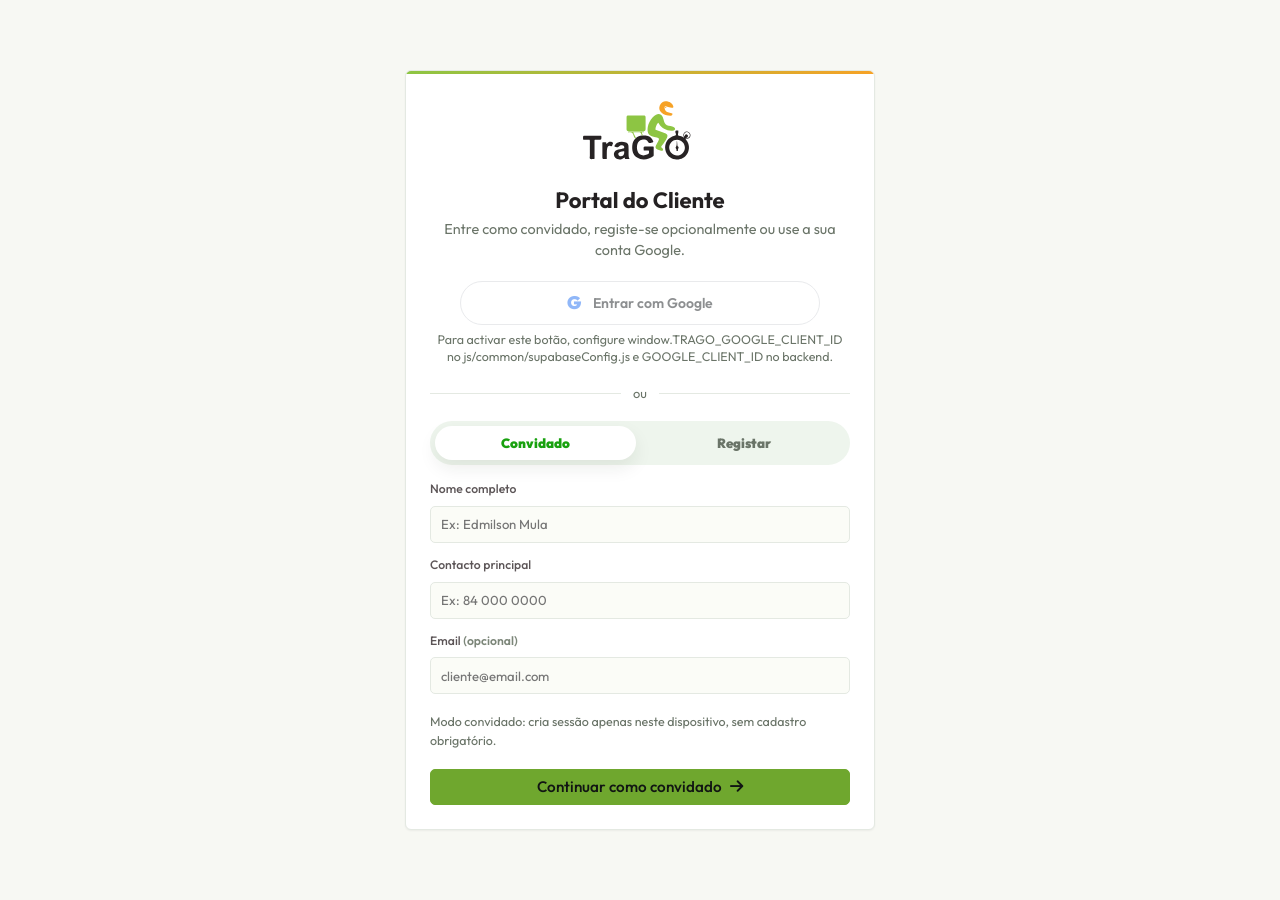
<file: login-cliente.html>
<!DOCTYPE html>
<html lang="pt-mz">
<head>
  <meta charset="UTF-8">
  <meta name="viewport" content="width=device-width, initial-scale=1.0">
  <title>Acesso Cliente - Trago Delivery</title>
  <link rel="icon" href="assets/logo.svg" type="image/svg+xml">
  <link rel="preconnect" href="https://fonts.googleapis.com">
  <link rel="preconnect" href="https://fonts.gstatic.com" crossorigin>
  <link href="https://fonts.googleapis.com/css2?family=Outfit:wght@300;400;500;600;700;800;900&family=Space+Mono:wght@400;700&display=swap" rel="stylesheet">
  <link rel="stylesheet" href="https://cdnjs.cloudflare.com/ajax/libs/font-awesome/6.0.0-beta3/css/all.min.css">
  <link rel="stylesheet" href="global.css">
  <link rel="stylesheet" href="login.css">
  <link rel="stylesheet" href="trago-system.css">
  <link rel="stylesheet" href="customer-restaurant.css">
</head>
<body class="login-body portal-body">
  <div class="background"></div>
  <div class="orb orb-1"></div>
  <div class="orb orb-2"></div>
  <div class="orb orb-3"></div>

  <div class="login-card portal-login client-login-card">
    <div class="login-header">
      <img src="assets/logo.svg" alt="Trago Delivery" class="login-logo">
      <h1 class="login-title">Portal do Cliente</h1>
      <p class="login-subtitle">Entre como convidado, registe-se opcionalmente ou use a sua conta Google.</p>
    </div>

    <div class="google-auth-zone">
      <div id="google-signin-button" class="google-signin-button" aria-label="Entrar com Google"></div>
      <p id="google-auth-help" class="google-auth-help">Login Google opcional. O cliente continua a poder pedir sem cadastro.</p>
    </div>

    <div class="divider"><span>ou</span></div>

    <div class="login-mode-switch client-mode-switch" role="tablist" aria-label="Tipo de acesso do cliente">
      <button type="button" class="active" data-client-mode="guest">Convidado</button>
      <button type="button" data-client-mode="register">Registar</button>
    </div>

    <form id="client-login-form" class="form-stack">
      <div class="portal-field">
        <label for="client-name">Nome completo</label>
        <input type="text" id="client-name" placeholder="Ex: Edmilson Mula" required>
      </div>
      <div class="portal-field">
        <label for="client-phone">Contacto principal</label>
        <input type="tel" id="client-phone" placeholder="Ex: 84 000 0000" required minlength="9">
      </div>
      <div class="portal-field">
        <label for="client-email">Email <span id="client-email-mode-label" style="color:#7c8679;font-weight:600">(opcional)</span></label>
        <input type="email" id="client-email" placeholder="cliente@email.com">
      </div>
      <small class="portal-help" id="client-login-help">Modo convidado: cria sessão apenas neste dispositivo, sem cadastro obrigatório.</small>
      <button type="submit" class="btn-login">
        <span id="client-submit-label">Continuar como convidado</span>
        <i class="fas fa-arrow-right"></i>
      </button>
    </form>
  </div>

  <script src="js/common/supabaseConfig.js"></script>
  <script src="js/common/api.js"></script>
  <script src="https://accounts.google.com/gsi/client" async defer></script>
  <script>
    document.addEventListener('DOMContentLoaded', () => {
      const SESSION_KEY = 'tragoClientSession';
      let mode = 'guest';
      const existing = localStorage.getItem(SESSION_KEY);
      if (existing) {
        try {
          const session = JSON.parse(existing);
          if (session?.name) {
            document.getElementById('client-name').value = session.name || '';
            document.getElementById('client-phone').value = session.phone || '';
            document.getElementById('client-email').value = session.email || '';
          }
        } catch (_) {}
      }

      function saveSession(session) {
        localStorage.setItem(SESSION_KEY, JSON.stringify({
          id: session.id || `client_${String(session.phone || session.email || Date.now()).replace(/\W/g, '')}_${Date.now()}`,
          name: session.name || 'Cliente',
          phone: session.phone || '',
          email: session.email || '',
          avatar_url: session.avatar_url || '',
          registered: Boolean(session.registered),
          auth_provider: session.auth_provider || (session.registered ? 'local' : 'guest'),
          createdAt: session.createdAt || new Date().toISOString()
        }));
        window.location.replace('cliente.html');
      }

      function setMode(nextMode) {
        mode = nextMode;
        document.querySelectorAll('[data-client-mode]').forEach((btn) => btn.classList.toggle('active', btn.dataset.clientMode === mode));
        document.getElementById('client-submit-label').textContent = mode === 'register' ? 'Criar cadastro e entrar' : 'Continuar como convidado';
        document.getElementById('client-login-help').textContent = mode === 'register'
          ? 'Cadastro opcional: guarda o cliente na base de dados para facilitar próximos pedidos.'
          : 'Modo convidado: cria sessão apenas neste dispositivo, sem cadastro obrigatório.';
        document.getElementById('client-email-mode-label').textContent = mode === 'register' ? '(obrigatório)' : '(opcional)';
        document.getElementById('client-email').required = mode === 'register';
      }

      document.querySelectorAll('[data-client-mode]').forEach((btn) => btn.addEventListener('click', () => setMode(btn.dataset.clientMode)));

      document.getElementById('client-login-form').addEventListener('submit', async (event) => {
        event.preventDefault();
        const button = event.target.querySelector('button[type="submit"]');
        const name = document.getElementById('client-name').value.trim();
        const phone = document.getElementById('client-phone').value.trim();
        const email = document.getElementById('client-email').value.trim();
        if (!name || phone.replace(/\D/g, '').length < 9) {
          alert('Preencha nome e contacto válido.');
          return;
        }
        if (mode === 'register' && !email) {
          alert('Para registar o cliente, indique o email.');
          return;
        }
        if (mode === 'guest') {
          saveSession({ name, phone, email, registered: false, auth_provider: 'guest' });
          return;
        }
        button.disabled = true;
        button.innerHTML = '<i class="fas fa-spinner fa-spin"></i> A criar cadastro...';
        try {
          const response = await fetch(`${API_URL}/api/public/clients/register`, {
            method: 'POST',
            headers: { 'Content-Type': 'application/json' },
            body: JSON.stringify({ name, phone, email })
          });
          const data = await response.json().catch(() => ({}));
          if (!response.ok) throw new Error(data.message || 'Não foi possível registar o cliente.');
          saveSession({
            id: data.client?.id || data.client?._id,
            name: data.client?.nome || name,
            phone: data.client?.telefone || phone,
            email: data.client?.email || email,
            registered: true,
            auth_provider: 'local'
          });
        } catch (error) {
          alert(error.message);
        } finally {
          button.disabled = false;
          button.innerHTML = `<span id="client-submit-label">${mode === 'register' ? 'Criar cadastro e entrar' : 'Continuar como convidado'}</span><i class="fas fa-arrow-right"></i>`;
        }
      });

      window.handleTragoGoogleCredential = async (response) => {
        const help = document.getElementById('google-auth-help');
        try {
          help.textContent = 'A validar conta Google...';
          const apiResponse = await fetch(`${API_URL}/api/public/clients/google`, {
            method: 'POST',
            headers: { 'Content-Type': 'application/json' },
            body: JSON.stringify({ id_token: response.credential })
          });
          const data = await apiResponse.json().catch(() => ({}));
          if (!apiResponse.ok) throw new Error(data.message || 'Não foi possível validar a conta Google.');
          saveSession({
            id: data.client?.id || data.client?._id,
            name: data.client?.nome || data.google?.name || 'Cliente Google',
            phone: data.client?.telefone || '',
            email: data.client?.email || data.google?.email || '',
            avatar_url: data.google?.picture || '',
            registered: true,
            auth_provider: 'google'
          });
        } catch (error) {
          help.textContent = error.message;
          help.classList.add('error');
        }
      };

      function initGoogleButton() {
        const help = document.getElementById('google-auth-help');
        const holder = document.getElementById('google-signin-button');
        const clientId = window.TRAGO_GOOGLE_CLIENT_ID || '';
        if (!clientId) {
          holder.innerHTML = '<button type="button" class="google-placeholder" disabled><span class="google-g">G</span><span>Entrar com Google</span></button>';
          help.textContent = 'Para activar este botão, configure window.TRAGO_GOOGLE_CLIENT_ID no js/common/supabaseConfig.js e GOOGLE_CLIENT_ID no backend.';
          return;
        }
        if (!window.google?.accounts?.id) {
          setTimeout(initGoogleButton, 250);
          return;
        }
        window.google.accounts.id.initialize({
          client_id: clientId,
          callback: window.handleTragoGoogleCredential,
          ux_mode: 'popup'
        });
        window.google.accounts.id.renderButton(holder, {
          type: 'standard',
          theme: 'outline',
          size: 'large',
          text: 'continue_with',
          shape: 'pill',
          logo_alignment: 'left',
          width: Math.min(360, holder.clientWidth || 360)
        });
        help.textContent = 'Cadastro/entrada Google opcional. Contacto pode ser preenchido depois no pedido.';
      }

      setMode(mode);
      window.addEventListener('load', initGoogleButton);
      setTimeout(initGoogleButton, 600);
    });
  </script>
</body>
</html>
</file>
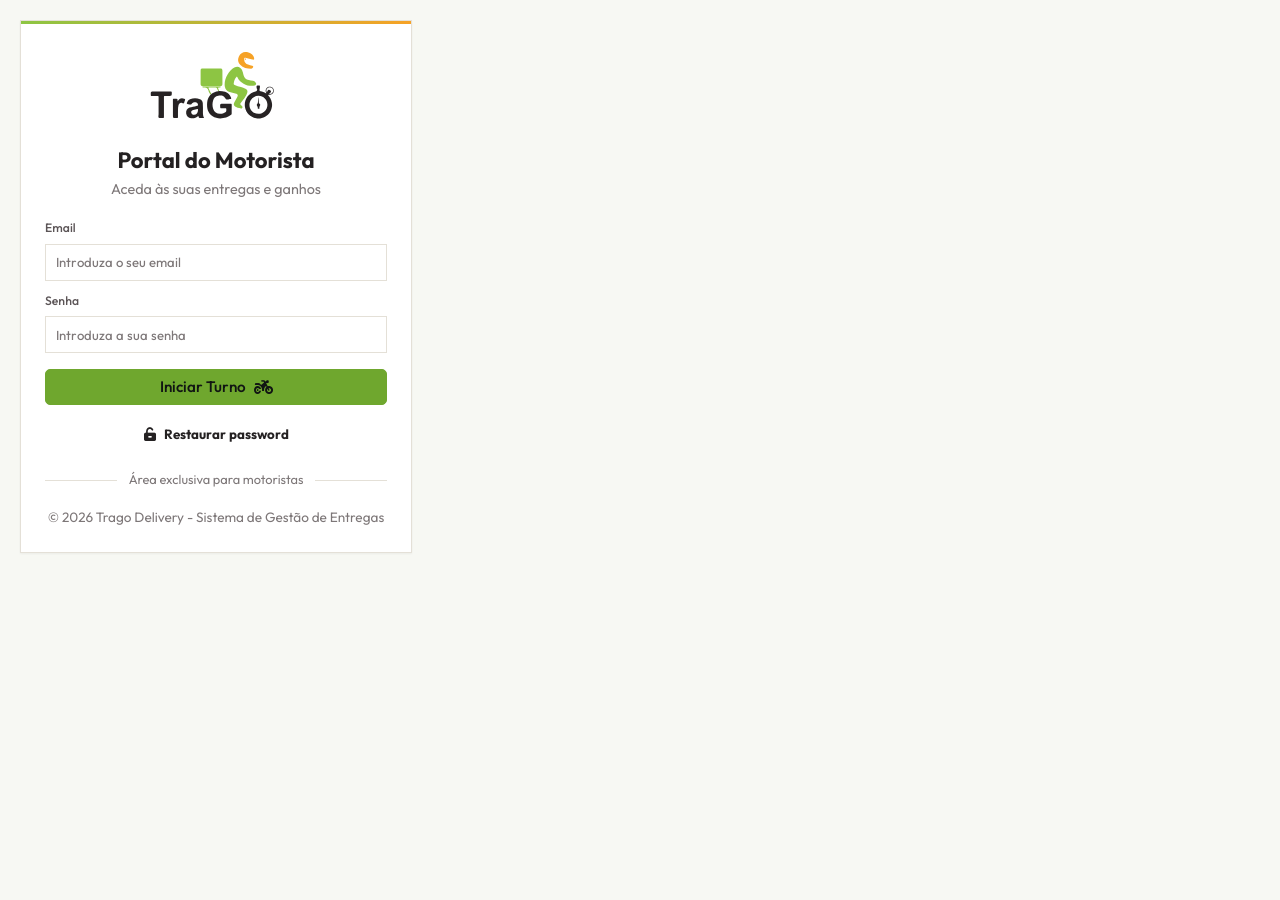
<file: login-motorista.html>
<!DOCTYPE html>
<html lang="pt-mz">
<head>
    <meta charset="UTF-8">
    <meta name="viewport" content="width=device-width, initial-scale=1.0">
    <title>Login Motorista - Trago Delivery</title>
    <link rel="icon" href="assets/logo.svg" type="image/svg+xml">
    
    <!-- Fonts & Icons -->
    <link rel="preconnect" href="https://fonts.googleapis.com">
    <link rel="preconnect" href="https://fonts.gstatic.com" crossorigin>
    <link href="https://fonts.googleapis.com/css2?family=Outfit:wght@300;400;500;600;700&family=Space+Mono:wght@400;700&display=swap" rel="stylesheet">
    <link rel="stylesheet" href="https://cdnjs.cloudflare.com/ajax/libs/font-awesome/6.0.0-beta3/css/all.min.css">
    
    <!-- Custom CSS -->
    <link rel="stylesheet" href="global.css">
    <link rel="stylesheet" href="login.css">
    <link rel="stylesheet" href="trago-system.css">
    <link rel="stylesheet" href="trago-final-fixes.css">
</head>
<body class="login-body motorista-body">
    <!-- Animated Background -->
    <div class="background"></div>
    <div class="orb orb-1"></div>
    <div class="orb orb-2"></div>
    <div class="orb orb-3"></div>

    <!-- Login Container -->
    <div class="login-container">
        <div class="login-card">
            <div class="login-header">
                <img src="assets/logo.svg" alt="Logotipo Trago Delivery" class="login-logo">
                <h1 class="login-title">Portal do Motorista</h1>
                <p class="login-subtitle">Aceda às suas entregas e ganhos</p>
            </div>

            <form id="driver-login-form">
                <div class="form-group">
                    <label class="form-label" for="email">Email</label>
                    <input type="email" id="email" class="form-input" placeholder="Introduza o seu email" required>
                </div>

                <div class="form-group">
                    <label class="form-label" for="password">Senha</label>
                    <input type="password" id="password" class="form-input" placeholder="Introduza a sua senha" required>
                </div>

                <button type="submit" class="btn-login">
                    <span>Iniciar Turno</span>
                    <i class="fas fa-motorcycle"></i>
                </button>

                <button type="button" class="login-secondary-action btn-open-password-reset" data-reset-role="driver">
                    <i class="fas fa-unlock-keyhole"></i>
                    <span>Restaurar password</span>
                </button>
            </form>

            <div class="divider">
                <span>Área exclusiva para motoristas</span>
            </div>

            <p class="login-footer">
                © 2026 Trago Delivery - Sistema de Gestão de Entregas
            </p>
        </div>
    </div>


    <!-- Password Reset Modal -->
    <div id="password-reset-modal" class="modal-backdrop hidden">
        <div class="modal-content modal-alert password-reset-modal-content">
            <div class="modal-header">
                <h3>Restaurar password do motorista</h3>
                <button type="button" class="modal-close-btn" onclick="closePasswordResetModal()">×</button>
            </div>
            <form id="password-reset-form" class="modal-body">
                <input type="hidden" id="reset-role" value="driver">
                <p id="reset-instructions" class="reset-password-hint">Introduza o email da conta. Enviaremos um código temporário para esse email.</p>
                <div class="form-group">
                    <label class="form-label" for="reset-email">Email</label>
                    <input type="email" id="reset-email" class="form-input" placeholder="Email da conta" required>
                </div>
                <div class="modal-actions reset-request-actions">
                    <button type="button" class="btn btn-secondary" onclick="closePasswordResetModal()">Cancelar</button>
                    <button type="button" id="reset-request-code-btn" class="btn btn-primary">Enviar código</button>
                </div>
                <div id="reset-confirm-section" class="reset-confirm-section hidden">
                    <div class="form-group">
                        <label class="form-label" for="reset-code">Código recebido por email</label>
                        <input type="text" id="reset-code" class="form-input" placeholder="Ex.: 482913" inputmode="numeric" autocomplete="one-time-code" minlength="6" maxlength="6">
                    </div>
                    <div class="form-group">
                        <label class="form-label" for="reset-new-password">Nova password</label>
                        <input type="password" id="reset-new-password" class="form-input" placeholder="Mínimo 8 caracteres" minlength="8">
                    </div>
                    <div class="modal-actions">
                        <button type="button" class="btn btn-secondary" onclick="closePasswordResetModal()">Cancelar</button>
                        <button type="submit" class="btn btn-primary">Actualizar password</button>
                    </div>
                </div>
            </form>
        </div>
    </div>

    <!-- Alert Modal -->
    <div id="custom-alert-modal" class="modal-backdrop hidden">
        <div class="modal-content modal-alert">
            <div class="modal-header">
                <h3 id="custom-alert-title"></h3>
                <button class="modal-close-btn" onclick="closeCustomAlert()">×</button>
            </div>
            <div class="modal-body">
                <p id="custom-alert-message"></p>
            </div>
            <div class="modal-actions">
                <button type="button" class="btn btn-primary" onclick="closeCustomAlert()">OK</button>
            </div>
        </div>
    </div>

    <!-- Scripts -->
    <script src="js/common/supabaseConfig.js"></script>
    <script src="js/common/api.js"></script>
    <script src="js/common/auth.js"></script>
    <script src="js/common/ui.js"></script>
    <script src="templatemo-glass-admin-script.js"></script>
    
    <script>
        document.addEventListener('DOMContentLoaded', () => {
            const driverLoginForm = document.getElementById('driver-login-form');
            if (driverLoginForm) {
                driverLoginForm.addEventListener('submit', (e) => handleLogin(e, 'driver'));
            }
        });
    </script>
</body>
</html>
</file>
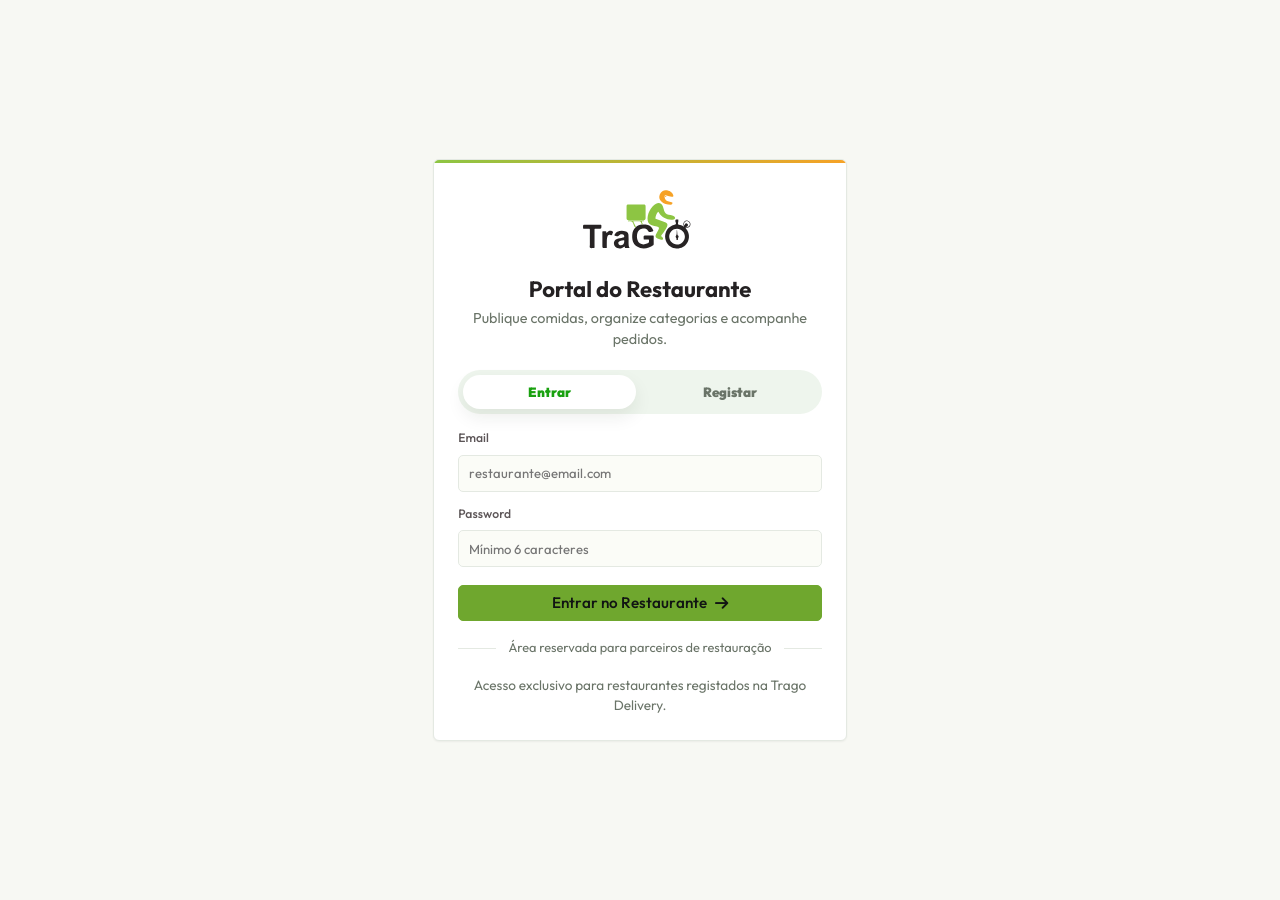
<file: login-restaurante.html>
<!DOCTYPE html>
<html lang="pt-mz">
<head>
  <meta charset="UTF-8">
  <meta name="viewport" content="width=device-width, initial-scale=1.0">
  <title>Login Restaurante - Trago Delivery</title>
  <link rel="icon" href="assets/logo.svg" type="image/svg+xml">
  <link rel="preconnect" href="https://fonts.googleapis.com">
  <link rel="preconnect" href="https://fonts.gstatic.com" crossorigin>
  <link href="https://fonts.googleapis.com/css2?family=Outfit:wght@300;400;500;600;700;800;900&family=Space+Mono:wght@400;700&display=swap" rel="stylesheet">
  <link rel="stylesheet" href="https://cdnjs.cloudflare.com/ajax/libs/font-awesome/6.0.0-beta3/css/all.min.css">
  <link rel="stylesheet" href="global.css">
  <link rel="stylesheet" href="login.css">
  <link rel="stylesheet" href="trago-system.css">
  <link rel="stylesheet" href="customer-restaurant.css">
</head>
<body class="login-body portal-body">
  <div class="background"></div>
  <div class="orb orb-1"></div>
  <div class="orb orb-2"></div>
  <div class="orb orb-3"></div>

  <div class="login-card portal-login">
    <div class="login-header">
      <img src="assets/logo.svg" alt="Trago Delivery" class="login-logo">
      <h1 class="login-title">Portal do Restaurante</h1>
      <p class="login-subtitle">Publique comidas, organize categorias e acompanhe pedidos.</p>
    </div>

    <div class="login-mode-switch">
      <button type="button" class="active" data-mode="login">Entrar</button>
      <button type="button" data-mode="register">Registar</button>
    </div>

    <form id="restaurant-login-form" class="form-stack">
      <div class="portal-field register-only hidden">
        <label for="restaurant-name">Nome do restaurante</label>
        <input type="text" id="restaurant-name" placeholder="Ex: KFC Maputo">
      </div>
      <div class="portal-field">
        <label for="restaurant-email">Email</label>
        <input type="email" id="restaurant-email" placeholder="restaurante@email.com" required>
      </div>
      <div class="portal-field register-only hidden">
        <label for="restaurant-phone">Telefone</label>
        <input type="tel" id="restaurant-phone" placeholder="Ex: 84 000 0000">
      </div>
      <div class="portal-field register-only hidden">
        <label for="restaurant-address">Endereço do restaurante</label>
        <input type="text" id="restaurant-address" placeholder="Ex: Av. 24 de Julho, Maputo">
      </div>
      <div class="portal-field">
        <label for="restaurant-password">Password</label>
        <input type="password" id="restaurant-password" placeholder="Mínimo 6 caracteres" required minlength="6">
      </div>
      <button type="submit" class="btn-login">
        <span id="restaurant-submit-label">Entrar no Restaurante</span>
        <i class="fas fa-arrow-right"></i>
      </button>
    </form>

    <div class="divider"><span>Área reservada para parceiros de restauração</span></div>
    <p class="login-footer">Acesso exclusivo para restaurantes registados na Trago Delivery.</p>
  </div>

  <script src="js/common/supabaseConfig.js"></script>
  <script src="js/common/api.js"></script>
  <script>
    document.addEventListener('DOMContentLoaded', () => {
      let mode = 'login';
      const token = localStorage.getItem('tragoRestaurantToken');
      if (token) window.location.replace('restaurante.html');
      const modeButtons = document.querySelectorAll('[data-mode]');
      const registerOnly = document.querySelectorAll('.register-only');
      const submitLabel = document.getElementById('restaurant-submit-label');
      function setMode(nextMode) {
        mode = nextMode;
        modeButtons.forEach((btn) => btn.classList.toggle('active', btn.dataset.mode === mode));
        registerOnly.forEach((el) => el.classList.toggle('hidden', mode !== 'register'));
        document.getElementById('restaurant-name').required = mode === 'register';
        document.getElementById('restaurant-phone').required = mode === 'register';
        submitLabel.textContent = mode === 'register' ? 'Criar restaurante' : 'Entrar no Restaurante';
      }
      modeButtons.forEach((btn) => btn.addEventListener('click', () => setMode(btn.dataset.mode)));
      document.getElementById('restaurant-login-form').addEventListener('submit', async (event) => {
        event.preventDefault();
        const button = event.target.querySelector('button[type="submit"]');
        const payload = {
          name: document.getElementById('restaurant-name').value.trim(),
          email: document.getElementById('restaurant-email').value.trim(),
          phone: document.getElementById('restaurant-phone').value.trim(),
          address_text: document.getElementById('restaurant-address').value.trim(),
          password: document.getElementById('restaurant-password').value
        };
        if (mode === 'register' && (!payload.name || !payload.phone)) {
          alert('Preencha nome e telefone do restaurante.');
          return;
        }
        button.disabled = true;
        button.innerHTML = '<i class="fas fa-spinner fa-spin"></i> A validar...';
        try {
          const endpoint = mode === 'register' ? '/api/public/restaurants/register' : '/api/public/restaurants/login';
          const response = await fetch(`${API_URL}${endpoint}`, {
            method: 'POST',
            headers: { 'Content-Type': 'application/json' },
            body: JSON.stringify(payload)
          });
          const data = await response.json().catch(() => ({}));
          if (!response.ok) throw new Error(data.message || 'Não foi possível iniciar sessão.');
          localStorage.setItem('tragoRestaurantToken', data.token);
          localStorage.setItem('tragoRestaurantProfile', JSON.stringify(data.restaurant));
          window.location.replace('restaurante.html');
        } catch (error) {
          alert(error.message);
        } finally {
          button.disabled = false;
          button.innerHTML = `<span id="restaurant-submit-label">${mode === 'register' ? 'Criar restaurante' : 'Entrar no Restaurante'}</span><i class="fas fa-arrow-right"></i>`;
        }
      });
      setMode(mode);
    });
  </script>
</body>
</html>
</file>
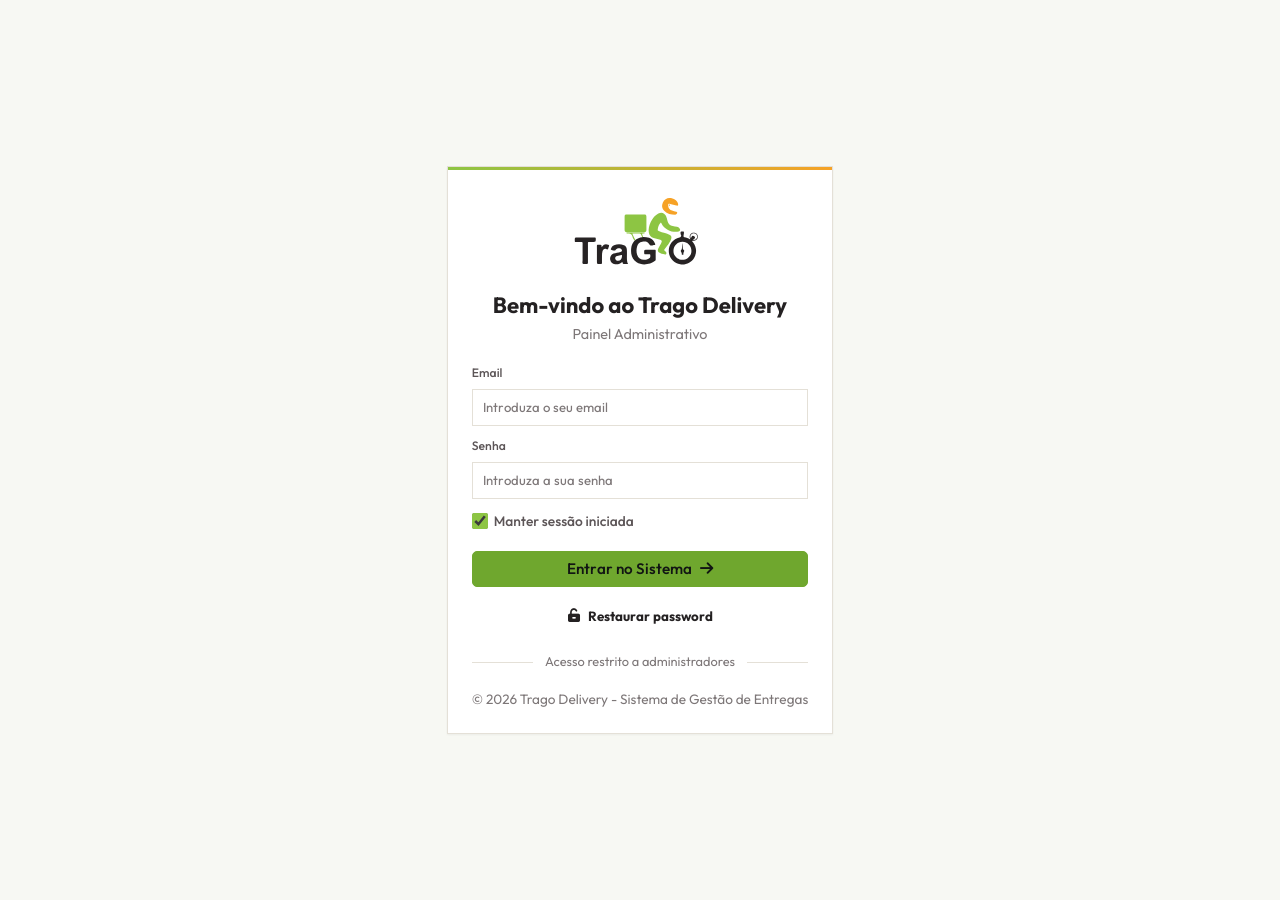
<file: login.html>
<!DOCTYPE html>
<html lang="pt-mz">
<head>
    <meta charset="UTF-8">
    <meta name="viewport" content="width=device-width, initial-scale=1.0">
    <title>Login Admin - Trago Delivery</title>
    <link rel="icon" href="assets/logo.svg" type="image/svg+xml">
    
    <!-- Fonts & Icons -->
    <link rel="preconnect" href="https://fonts.googleapis.com">
    <link rel="preconnect" href="https://fonts.gstatic.com" crossorigin>
    <link href="https://fonts.googleapis.com/css2?family=Outfit:wght@300;400;500;600;700&family=Space+Mono:wght@400;700&display=swap" rel="stylesheet">
    <link rel="stylesheet" href="https://cdnjs.cloudflare.com/ajax/libs/font-awesome/6.0.0-beta3/css/all.min.css">
    
    <!-- Custom CSS -->
    <link rel="stylesheet" href="global.css">
    <link rel="stylesheet" href="login.css">
    <link rel="stylesheet" href="trago-system.css">
    <link rel="stylesheet" href="trago-final-fixes.css">
</head>
<body class="login-body">
    <!-- Animated Background -->
    <div class="background"></div>
    <div class="orb orb-1"></div>
    <div class="orb orb-2"></div>
    <div class="orb orb-3"></div>

    <!-- Login Container -->
    <div class="login-container">
        <div class="login-card">
            <div class="login-header">
                <img src="assets/logo.svg" alt="Logotipo Trago Delivery" class="login-logo">
                <h1 class="login-title">Bem-vindo ao Trago Delivery</h1>
                <p class="login-subtitle">Painel Administrativo</p>
            </div>

            <form id="login-form">
                <div class="form-group">
                    <label class="form-label" for="email">Email</label>
                    <input type="email" id="email" class="form-input" placeholder="Introduza o seu email" required>
                </div>

                <div class="form-group">
                    <label class="form-label" for="password">Senha</label>
                    <input type="password" id="password" class="form-input" placeholder="Introduza a sua senha" required>
                </div>

                <div class="form-row">
                    <label class="checkbox-label">
                        <input type="checkbox" checked>
                        <span>Manter sessão iniciada</span>
                    </label>
                </div>

                <button type="submit" class="btn-login">
                    <span>Entrar no Sistema</span>
                    <i class="fas fa-arrow-right"></i>
                </button>

                <button type="button" class="login-secondary-action btn-open-password-reset" data-reset-role="admin">
                    <i class="fas fa-unlock-keyhole"></i>
                    <span>Restaurar password</span>
                </button>
            </form>

            <div class="divider">
                <span>Acesso restrito a administradores</span>
            </div>

            <p class="login-footer">
                © 2026 Trago Delivery - Sistema de Gestão de Entregas
            </p>
        </div>
    </div>


    <!-- Password Reset Modal -->
    <div id="password-reset-modal" class="modal-backdrop hidden">
        <div class="modal-content modal-alert password-reset-modal-content">
            <div class="modal-header">
                <h3>Restaurar password do admin</h3>
                <button type="button" class="modal-close-btn" onclick="closePasswordResetModal()">×</button>
            </div>
            <form id="password-reset-form" class="modal-body">
                <input type="hidden" id="reset-role" value="admin">
                <p id="reset-instructions" class="reset-password-hint">Introduza o email da conta. Enviaremos um código temporário para esse email.</p>
                <div class="form-group">
                    <label class="form-label" for="reset-email">Email</label>
                    <input type="email" id="reset-email" class="form-input" placeholder="Email da conta" required>
                </div>
                <div class="modal-actions reset-request-actions">
                    <button type="button" class="btn btn-secondary" onclick="closePasswordResetModal()">Cancelar</button>
                    <button type="button" id="reset-request-code-btn" class="btn btn-primary">Enviar código</button>
                </div>
                <div id="reset-confirm-section" class="reset-confirm-section hidden">
                    <div class="form-group">
                        <label class="form-label" for="reset-code">Código recebido por email</label>
                        <input type="text" id="reset-code" class="form-input" placeholder="Ex.: 482913" inputmode="numeric" autocomplete="one-time-code" minlength="6" maxlength="6">
                    </div>
                    <div class="form-group">
                        <label class="form-label" for="reset-new-password">Nova password</label>
                        <input type="password" id="reset-new-password" class="form-input" placeholder="Mínimo 8 caracteres" minlength="8">
                    </div>
                    <div class="modal-actions">
                        <button type="button" class="btn btn-secondary" onclick="closePasswordResetModal()">Cancelar</button>
                        <button type="submit" class="btn btn-primary">Actualizar password</button>
                    </div>
                </div>
            </form>
        </div>
    </div>

    <!-- Alert Modal -->
    <div id="custom-alert-modal" class="modal-backdrop hidden">
        <div class="modal-content modal-alert">
            <div class="modal-header">
                <h3 id="custom-alert-title"></h3>
                <button class="modal-close-btn" onclick="closeCustomAlert()">×</button>
            </div>
            <div class="modal-body">
                <p id="custom-alert-message"></p>
            </div>
            <div class="modal-actions">
                <button type="button" class="btn btn-primary" onclick="closeCustomAlert()">OK</button>
            </div>
        </div>
    </div>

    <!-- Scripts -->
    <script src="js/common/supabaseConfig.js"></script>
    <script src="js/common/api.js"></script>
    <script src="js/common/auth.js"></script>
    <script src="js/common/ui.js"></script>
    <script src="templatemo-glass-admin-script.js"></script>
    
    <script>
document.addEventListener('DOMContentLoaded', () => {
    console.log('Login DOM ready');

    const loginForm = document.getElementById('login-form');

    if (!loginForm) {
        console.error('Form login não encontrado');
        return;
    }

    loginForm.addEventListener('submit', function (e) {
        console.log('Submit capturado');
        handleLogin(e, 'admin');
    });
});
</script>
</body>
</html>
</file>
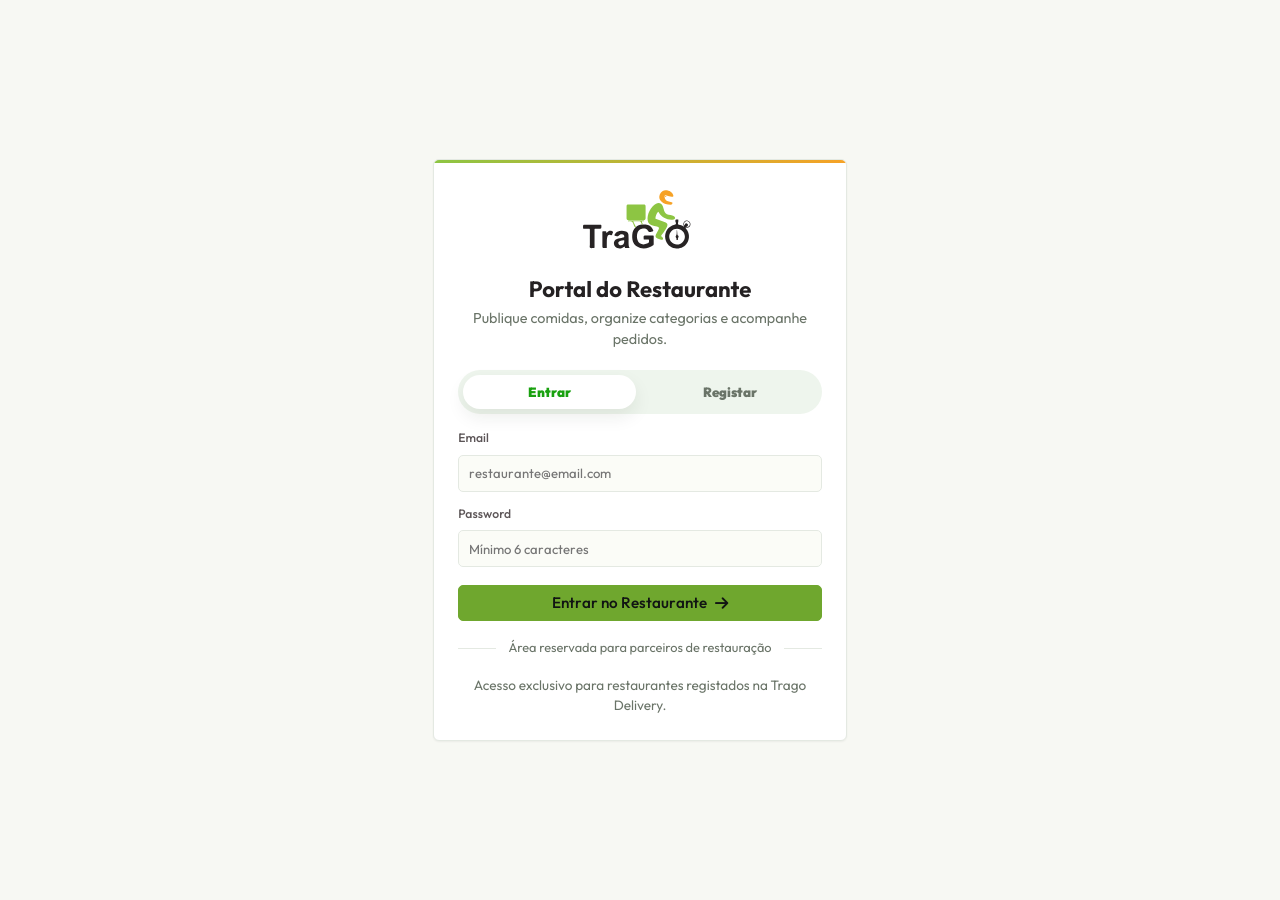
<file: restaurante.html>
<!DOCTYPE html>
<html lang="pt-mz">
<head>
  <meta charset="UTF-8">
  <meta name="viewport" content="width=device-width, initial-scale=1.0">
  <title>Restaurante - Trago Delivery</title>
  <link rel="icon" href="assets/logo.svg" type="image/svg+xml">
  <link rel="preconnect" href="https://fonts.googleapis.com">
  <link rel="preconnect" href="https://fonts.gstatic.com" crossorigin>
  <link href="https://fonts.googleapis.com/css2?family=Outfit:wght@300;400;500;600;700;800;900&family=Space+Mono:wght@400;700&display=swap" rel="stylesheet">
  <link rel="stylesheet" href="https://cdnjs.cloudflare.com/ajax/libs/font-awesome/6.0.0-beta3/css/all.min.css">
  <link rel="stylesheet" href="global.css">
  <link rel="stylesheet" href="trago-system.css">
  <link rel="stylesheet" href="customer-restaurant.css">
</head>
<body class="portal-body">
  <header class="portal-topbar">
    <div class="portal-topbar-inner">
      <a href="restaurante.html" class="portal-brand">
        <img src="assets/logo.svg" alt="Trago Delivery">
        <span class="portal-brand-text"><strong id="restaurant-name-label">Restaurante</strong><span>Portal do Restaurante</span></span>
      </a>
      <nav class="portal-nav">
        <button type="button" class="portal-btn ghost" id="btn-restaurant-logout"><i class="fas fa-sign-out-alt"></i> Sair</button>
      </nav>
    </div>
  </header>

  <main class="portal-shell">
    <section class="portal-hero compact">
      <div>
        <h1>Menu vivo, pedidos controlados.</h1>
        <p>Publique comidas por categoria. O cliente vê cada restaurante separado e todo pedido entra no dashboard operacional da Trago.</p>
      </div>
    </section>

    <section class="metric-row" style="margin-bottom:16px">
      <div class="metric-card"><small>Comidas no menu</small><strong id="metric-menu-items">0</strong></div>
      <div class="metric-card"><small>Pedidos recebidos</small><strong id="metric-orders">0</strong></div>
      <div class="metric-card"><small>Valor dos pedidos</small><strong id="metric-revenue">0,00 MT</strong></div>
    </section>

    <div class="portal-tabs" role="tablist">
      <button type="button" class="portal-tab active" data-panel="menu"><i class="fas fa-utensils"></i> Menu</button>
      <button type="button" class="portal-tab" data-panel="orders"><i class="fas fa-receipt"></i> Pedidos</button>
      <button type="button" class="portal-tab" data-panel="profile"><i class="fas fa-store"></i> Perfil</button>
    </div>

    <section class="portal-panel" data-panel="menu">
      <div class="portal-grid restaurant-grid">
        <aside class="portal-card">
          <div class="card-title-row"><div><h2>Adicionar comida</h2><p>Separe o menu por categorias: Frango, Burgers, Bebidas, Pratos do dia...</p></div></div>
          <form id="menu-form" class="form-stack">
            <input type="hidden" id="menu-item-id">
            <div class="portal-field"><label for="menu-name">Nome da comida</label><input id="menu-name" required placeholder="Ex: 10 Asas Zinger"></div>
            <div class="form-row-2">
              <div class="portal-field"><label for="menu-category">Categoria</label><input id="menu-category" list="menu-category-list" required placeholder="Ex: Frango"><datalist id="menu-category-list"><option value="Frango"><option value="Burgers"><option value="Pizza"><option value="Bebidas"><option value="Pratos do dia"><option value="Sobremesas"></datalist></div>
              <div class="portal-field"><label for="menu-price">Preço (MZN)</label><input id="menu-price" type="number" min="0" step="0.01" required></div>
            </div>
            <div class="form-row-2">
              <div class="portal-field"><label for="menu-image">URL da imagem</label><input id="menu-image" type="url" placeholder="https://..."></div>
              <div class="portal-field"><label for="menu-prep-time">Tempo prep. (min)</label><input id="menu-prep-time" type="number" min="0" placeholder="30"></div>
            </div>
            <div class="portal-field"><label for="menu-description">Descrição</label><textarea id="menu-description" placeholder="Ingredientes, tamanho, observações..."></textarea></div>
            <label class="checkbox-label"><input type="checkbox" id="menu-available" checked><span>Disponível para venda</span></label>
            <div class="portal-actions">
              <button type="submit" class="portal-btn primary"><i class="fas fa-utensils"></i> <span id="menu-submit-label">Adicionar comida</span></button>
              <button type="button" class="portal-btn secondary hidden" id="btn-cancel-menu-edit">Cancelar edição</button>
            </div>
          </form>
        </aside>
        <div class="portal-card">
          <div class="card-title-row"><div><h2>Menu publicado</h2><p>Organizado automaticamente por categoria.</p></div></div>
          <div id="restaurant-menu-list" class="menu-list"></div>
        </div>
      </div>
    </section>

    <section class="portal-panel hidden" data-panel="orders">
      <div class="portal-card">
        <div class="card-title-row">
          <div><h2>Pedidos de comida</h2><p>Pedidos criados no cliente.html que usam este restaurante como ponto de recolha.</p></div>
          <button type="button" class="portal-btn secondary" id="btn-refresh-orders"><i class="fas fa-rotate"></i> Actualizar</button>
        </div>
        <div id="restaurant-orders-list" class="menu-list"></div>
      </div>
    </section>

    <section class="portal-panel hidden" data-panel="profile">
      <div class="portal-card">
        <div class="card-title-row"><div><h2>Perfil público</h2><p>Dados usados na página do cliente e no ponto de recolha dos pedidos.</p></div></div>
        <form id="restaurant-profile-form" class="form-stack">
          <div class="form-row-2">
            <div class="portal-field"><label for="profile-name">Nome do restaurante</label><input id="profile-name" required></div>
            <div class="portal-field"><label for="profile-phone">Telefone</label><input id="profile-phone" required></div>
          </div>
          <div class="portal-field"><label for="profile-address">Endereço</label><input id="profile-address" placeholder="Morada de recolha"></div>
          <div class="form-row-2">
            <div class="portal-field"><label for="profile-lat">Latitude do restaurante</label><input id="profile-lat" type="number" step="0.000001" placeholder="Ex: -25.965500"></div>
            <div class="portal-field"><label for="profile-lng">Longitude do restaurante</label><input id="profile-lng" type="number" step="0.000001" placeholder="Ex: 32.583200"></div>
          </div>
          <small class="portal-help">Estas coordenadas permitem calcular a distância e a taxa de entrega no carrinho do cliente.</small>
          <div class="form-row-2">
            <div class="portal-field"><label for="profile-logo">URL do logotipo</label><input id="profile-logo" type="url" placeholder="https://..."></div>
            <div class="portal-field"><label for="profile-cover">URL de capa</label><input id="profile-cover" type="url" placeholder="https://..."></div>
          </div>
          <button type="submit" class="portal-btn primary"><i class="fas fa-save"></i> Guardar perfil</button>
        </form>
      </div>
    </section>
  </main>

  <nav class="mobile-bottom-nav" aria-label="Navegação do restaurante">
    <button type="button" class="active" data-panel="menu"><i class="fas fa-utensils"></i><span>Menu</span></button>
    <button type="button" data-panel="orders"><i class="fas fa-receipt"></i><span>Pedidos</span></button>
    <button type="button" data-panel="profile"><i class="fas fa-store"></i><span>Perfil</span></button>
  </nav>

  <div id="portal-toast" class="portal-toast"></div>
  <script src="js/common/supabaseConfig.js"></script>
  <script src="js/common/api.js"></script>
  <script src="js/restaurant/restaurant.js"></script>
</body>
</html>
</file>
<file: global.css>
/* ============================================
   Trago Delivery - Glass Admin Theme
   Based on TemplateMo Glass Admin
   VERSÃO FINAL - CONSISTÊNCIA TOTAL
============================================ */

/* ============================================
   CSS CUSTOM PROPERTIES
============================================ */
:root {
    /* Primary Colors - Emerald & Gold Luxury */
    --emerald: #8DC543;
    --emerald-light: #A7D86B;
    --gold: #F6A226;
    --gold-light: #FFC563;
    --amber: #B76D13;
    --cream: #FFF4E6;
    
    /* Accent Colors */
    --coral: #F6A226;
    --slate: #272324;
    
    /* Glass Colors - Optimized for Light Theme */
    --glass-bg: rgba(255, 255, 255, 0.7);
    --glass-border: rgba(0, 0, 0, 0.1);
    --glass-shadow: rgba(0, 0, 0, 0.1);
    --glass-hover: rgba(255, 255, 255, 0.9);
    
    /* Background - Light & Clean */
    --bg-dark: #F4F8EF;
    --bg-gradient-1: #F4F8EF;
    --bg-gradient-2: #FFF8ED;
    --bg-gradient-3: #FFFFFF;
    
    /* Text - High Contrast for Light */
    --text-primary: #272324;
    --text-secondary: #50494B;
    --text-muted: #7A7475;
    
    /* Status Colors */
    --success: #8DC543;
    --success-light: #CDEAA5;
    --warning: #F6A226;
    --warning-light: #FFD891;
    --danger: #dc2626;
    --danger-light: #fca5a5;
    --info: #272324;
    --info-light: #655E60;
    
    /* Spacing */
    --sidebar-width: 260px;
    --navbar-height: 70px;
    --border-radius: 16px;
    --border-radius-sm: 10px;
    --card-padding: 20px;
    
    /* Transitions */
    --transition-fast: 0.2s ease;
    --transition-normal: 0.3s ease;
    --transition-slow: 0.5s ease;
}

/* Dark Mode - Optional but available */
[data-theme="dark"] {
    --glass-bg: rgba(255, 255, 255, 0.05);
    --glass-border: rgba(255, 255, 255, 0.1);
    --glass-shadow: rgba(0, 0, 0, 0.3);
    --glass-hover: rgba(255, 255, 255, 0.08);
    
    --bg-dark: #272324;
    --bg-gradient-1: #272324;
    --bg-gradient-2: #1D1A1B;
    --bg-gradient-3: #332F30;
    
    --text-primary: #f5f5f4;
    --text-secondary: rgba(245, 245, 244, 0.7);
    --text-muted: rgba(245, 245, 244, 0.4);
}

[data-theme="dark"] .orb {
    opacity: 0.4;
}

/* ============================================
   RESET & BASE STYLES
============================================ */
*, *::before, *::after {
    margin: 0;
    padding: 0;
    box-sizing: border-box;
}

html {
    scroll-behavior: smooth;
}

body {
    font-family: 'Outfit', sans-serif;
    background: var(--bg-dark);
    color: var(--text-primary);
    min-height: 100vh;
    overflow-x: hidden;
    line-height: 1.5;
    opacity: 1;
    transition: opacity 0.3s ease;
    font-size: 14px;
}

a {
    text-decoration: none;
    color: inherit;
}

.hidden { display: none !important; }

/* ============================================
   ANIMATED BACKGROUND
============================================ */
.background {
    position: fixed;
    top: 0;
    left: 0;
    width: 100%;
    height: 100%;
    z-index: -2;
    background: linear-gradient(135deg, var(--bg-gradient-1) 0%, var(--bg-gradient-2) 50%, var(--bg-gradient-3) 100%);
}

.background::before {
    content: '';
    position: absolute;
    top: 0;
    left: 0;
    width: 100%;
    height: 100%;
    background: 
        radial-gradient(ellipse 80% 50% at 20% 40%, rgba(141, 197, 67, 0.1) 0%, transparent 50%),
        radial-gradient(ellipse 60% 40% at 80% 60%, rgba(246, 162, 38, 0.08) 0%, transparent 50%),
        radial-gradient(ellipse 50% 30% at 50% 80%, rgba(246, 162, 38, 0.05) 0%, transparent 50%);
}

/* Floating Orbs */
.orb {
    position: fixed;
    border-radius: 50%;
    filter: blur(80px);
    opacity: 0.15;
    z-index: -1;
    animation: float 20s ease-in-out infinite;
}

.orb-1 {
    width: 400px;
    height: 400px;
    background: var(--emerald);
    top: 10%;
    left: 10%;
    animation-delay: 0s;
}

.orb-2 {
    width: 350px;
    height: 350px;
    background: var(--gold);
    top: 60%;
    right: 10%;
    animation-delay: -5s;
}

.orb-3 {
    width: 300px;
    height: 300px;
    background: var(--coral);
    bottom: 10%;
    left: 30%;
    animation-delay: -10s;
}

@keyframes float {
    0%, 100% { transform: translate(0, 0) scale(1); }
    25% { transform: translate(30px, -30px) scale(1.05); }
    50% { transform: translate(-20px, 20px) scale(0.95); }
    75% { transform: translate(20px, 10px) scale(1.02); }
}

/* ============================================
   PAGE HEADER & BREADCRUMB
============================================ */
.page-header {
    display: flex;
    align-items: center;
    gap: 12px;
}

.page-title {
    font-size: 1.6rem;
    font-weight: 600;
    color: var(--text-primary);
    margin: 0;
}

.page-breadcrumb {
    display: flex;
    align-items: center;
    gap: 8px;
    font-size: 0.85rem;
    color: var(--text-muted);
    margin-left: 12px;
}

.page-breadcrumb a {
    color: var(--text-secondary);
    transition: color var(--transition-fast);
}

.page-breadcrumb a:hover {
    color: var(--emerald);
}

.page-breadcrumb span {
    color: var(--text-muted);
}

.page-subtitle {
    font-size: 0.9rem;
    color: var(--text-muted);
    margin-top: 0.25rem;
}

/* ============================================
   SECTION TITLES
============================================ */
.section-title {
    font-size: 1.3rem;
    font-weight: 600;
    color: var(--text-primary);
    margin-bottom: 1.25rem;
    display: flex;
    align-items: center;
    gap: 8px;
}

.section-title i {
    color: var(--emerald-light);
    font-size: 1.2rem;
}

/* ============================================
   FORM SECTIONS
============================================ */
.form-section {
    margin-bottom: 2rem;
    padding-bottom: 1rem;
    border-bottom: 1px solid var(--glass-border);
}

.form-section h3 {
    font-size: 1.1rem;
    font-weight: 600;
    color: var(--text-primary);
    margin-bottom: 1.25rem;
    display: flex;
    align-items: center;
    gap: 8px;
}

.form-section h3 i {
    color: var(--emerald-light);
}

.form-actions {
    display: flex;
    gap: 12px;
    margin-top: 1.5rem;
}

.form-note {
    font-size: 0.85rem;
    color: var(--text-muted);
    margin-bottom: 1rem;
}

/* ============================================
   GLASS CARD BASE
============================================ */
.glass-card {
    background: var(--glass-bg);
    backdrop-filter: blur(20px);
    -webkit-backdrop-filter: blur(20px);
    border: 1px solid var(--glass-border);
    border-radius: var(--border-radius);
    padding: var(--card-padding);
    position: relative;
    overflow: hidden;
    transition: all var(--transition-normal);
    transform-style: preserve-3d;
    perspective: 1000px;
}

.glass-card::before {
    content: '';
    position: absolute;
    top: 0;
    left: 0;
    right: 0;
    height: 1px;
    background: linear-gradient(90deg, transparent, rgba(0,0,0,0.1), transparent);
}

.glass-card:hover {
    background: var(--glass-hover);
    border-color: var(--emerald-light);
    box-shadow: 0 25px 50px -12px var(--glass-shadow);
}

/* 3D Tilt Effect */
.glass-card-3d {
    transition: transform 0.4s cubic-bezier(0.03, 0.98, 0.52, 0.99);
}

.glass-card-3d:hover {
    transform: rotateX(5deg) rotateY(-5deg) translateZ(10px);
}

/* ============================================
   FORMS
============================================ */
.form-group {
    margin-bottom: 20px;
}

.form-label {
    display: block;
    font-size: 13px;
    font-weight: 500;
    color: var(--text-secondary);
    margin-bottom: 6px;
}

.form-input, 
.form-group input, 
.form-group select,
.form-group textarea {
    width: 100%;
    padding: 12px 16px;
    background: var(--glass-bg);
    border: 1px solid var(--glass-border);
    border-radius: 10px;
    color: var(--text-primary);
    font-family: inherit;
    font-size: 14px;
    transition: all var(--transition-fast);
}

.form-input::placeholder,
.form-group input::placeholder,
.form-group select::placeholder,
.form-group textarea::placeholder {
    color: var(--text-muted);
}

.form-input:focus,
.form-group input:focus,
.form-group select:focus,
.form-group textarea:focus {
    outline: none;
    border-color: var(--emerald);
    box-shadow: 0 0 20px rgba(141, 197, 67, 0.15);
}

.form-input:read-only,
.form-group input:read-only {
    background: rgba(0, 0, 0, 0.02);
    cursor: not-allowed;
}

.form-row {
    display: grid;
    grid-template-columns: repeat(auto-fit, minmax(200px, 1fr));
    gap: 1rem;
    margin-bottom: 0.5rem;
}

.form-group-large {
    grid-column: 1 / -1;
}

/* File Input */
.form-group input[type="file"] {
    padding: 8px;
    background: rgba(0, 0, 0, 0.02);
    border: 2px dashed var(--glass-border);
    cursor: pointer;
}

.form-group input[type="file"]::file-selector-button {
    background: linear-gradient(135deg, var(--emerald), var(--emerald-light));
    color: white;
    border: none;
    padding: 6px 12px;
    border-radius: 6px;
    cursor: pointer;
    margin-right: 1rem;
    transition: all var(--transition-fast);
    font-weight: 500;
    font-size: 13px;
}

.form-group input[type="file"]::file-selector-button:hover {
    transform: translateY(-1px);
    box-shadow: 0 4px 12px rgba(141, 197, 67, 0.3);
}

.form-group small {
    display: block;
    margin-top: 0.5rem;
    color: var(--text-muted);
    font-size: 12px;
}

/* Checkbox */
.checkbox-group {
    margin: 1.5rem 0;
}

.checkbox-label {
    display: flex;
    align-items: center;
    gap: 8px;
    font-size: 14px;
    color: var(--text-secondary);
    cursor: pointer;
}

.checkbox-label input[type="checkbox"] {
    width: 16px;
    height: 16px;
    accent-color: var(--emerald);
}

/* Image Preview */
.image-preview {
    margin-top: 1rem;
    border: 1px solid var(--glass-border);
    border-radius: 10px;
    padding: 0.5rem;
    display: inline-flex;
    align-items: center;
    gap: 0.75rem;
    position: relative;
    background: var(--glass-bg);
}

.image-preview .preview-img {
    max-width: 60px;
    max-height: 60px;
    border-radius: 6px;
    display: block;
    object-fit: cover;
}

.remove-image-btn {
    position: absolute;
    top: -6px;
    right: -6px;
    background: var(--danger);
    color: white;
    border: none;
    border-radius: 50%;
    width: 20px;
    height: 20px;
    display: flex;
    justify-content: center;
    align-items: center;
    cursor: pointer;
    font-size: 12px;
    font-weight: bold;
    transition: all var(--transition-fast);
}

.remove-image-btn:hover {
    transform: scale(1.1);
    filter: brightness(1.2);
}

/* ============================================
   BUTTONS
============================================ */
.btn {
    display: inline-flex;
    align-items: center;
    justify-content: center;
    gap: 8px;
    padding: 10px 20px;
    border: none;
    border-radius: 10px;
    font-family: inherit;
    font-size: 14px;
    font-weight: 500;
    cursor: pointer;
    transition: all var(--transition-fast);
    line-height: 1.5;
}

.btn-submit, .btn-primary {
    background: linear-gradient(135deg, var(--emerald), var(--emerald-light));
    color: white;
    box-shadow: 0 4px 12px rgba(141, 197, 67, 0.2);
}

.btn-submit:hover, .btn-primary:hover {
    transform: translateY(-1px);
    box-shadow: 0 6px 16px rgba(141, 197, 67, 0.3);
}

.btn-cancel, .btn-secondary {
    background: var(--glass-bg);
    border: 1px solid var(--glass-border);
    color: var(--text-primary);
}

.btn-cancel:hover, .btn-secondary:hover {
    background: var(--glass-hover);
    border-color: var(--emerald);
}

.btn-danger {
    background: linear-gradient(135deg, var(--danger), #b91c1c);
    color: white;
    box-shadow: 0 4px 12px rgba(220, 38, 38, 0.2);
}

.btn-danger:hover {
    transform: translateY(-1px);
    box-shadow: 0 6px 16px rgba(220, 38, 38, 0.3);
}

.btn-danger:disabled,
.btn-submit:disabled {
    opacity: 0.5;
    cursor: not-allowed;
    transform: none;
    box-shadow: none;
}

.btn-action-small {
    padding: 6px 12px;
    font-size: 12px;
    background: var(--glass-bg);
    border: 1px solid var(--glass-border);
    color: var(--text-secondary);
    border-radius: 6px;
    margin-right: 0.5rem;
}

.btn-action-small:hover {
    background: var(--glass-hover);
    border-color: var(--emerald);
    color: var(--text-primary);
}

.btn-action-assign {
    background: linear-gradient(135deg, var(--success), #16a34a);
    color: white;
    padding: 6px 12px;
    border-radius: 6px;
    font-size: 12px;
}

/* Nav Buttons */
.nav-btn {
    width: 40px;
    height: 40px;
    background: var(--glass-bg);
    border: 1px solid var(--glass-border);
    border-radius: 10px;
    display: flex;
    align-items: center;
    justify-content: center;
    cursor: pointer;
    transition: all var(--transition-fast);
    color: var(--text-secondary);
}

.nav-btn:hover {
    background: var(--glass-hover);
    border-color: var(--emerald-light);
    color: var(--emerald);
}

.nav-btn svg {
    width: 20px;
    height: 20px;
}

/* ============================================
   MODALS
============================================ */
.modal-backdrop {
    position: fixed;
    top: 0;
    left: 0;
    width: 100%;
    height: 100%;
    background: rgba(39, 35, 36, 0.7);
    backdrop-filter: blur(8px);
    -webkit-backdrop-filter: blur(8px);
    display: flex;
    justify-content: center;
    align-items: center;
    z-index: 1000;
    opacity: 0;
    transition: opacity var(--transition-normal);
}

.modal-backdrop:not(.hidden) {
    opacity: 1;
}

.modal-content {
    background: var(--glass-bg);
    backdrop-filter: blur(20px);
    -webkit-backdrop-filter: blur(20px);
    border: 1px solid var(--glass-border);
    border-radius: var(--border-radius);
    width: 90%;
    max-width: 500px;
    box-shadow: 0 25px 50px -12px var(--glass-shadow);
    transform: scale(0.95) translateY(20px);
    opacity: 0;
    transition: all 0.4s cubic-bezier(0.34, 1.56, 0.64, 1);
    overflow: hidden;
}

.modal-backdrop:not(.hidden) .modal-content {
    transform: scale(1) translateY(0);
    opacity: 1;
}

.modal-header {
    display: flex;
    justify-content: space-between;
    align-items: center;
    padding: 1.25rem 1.5rem;
    border-bottom: 1px solid var(--glass-border);
}

.modal-header h3 {
    margin: 0;
    color: var(--text-primary);
    font-weight: 600;
    font-size: 1.1rem;
}

.modal-close-btn {
    font-size: 1.8rem;
    font-weight: 300;
    color: var(--text-muted);
    background: none;
    border: none;
    cursor: pointer;
    line-height: 1;
    transition: all var(--transition-fast);
}

.modal-close-btn:hover {
    color: var(--emerald);
    transform: rotate(90deg);
}

.modal-body {
    padding: 1.5rem;
    max-height: 70vh;
    overflow-y: auto;
}

.modal-body::-webkit-scrollbar {
    width: 4px;
}

.modal-body::-webkit-scrollbar-track {
    background: transparent;
}

.modal-body::-webkit-scrollbar-thumb {
    background: var(--glass-border);
    border-radius: 2px;
}

.modal-actions {
    padding: 1.25rem 1.5rem;
    background: rgba(0, 0, 0, 0.02);
    border-top: 1px solid var(--glass-border);
    display: flex;
    justify-content: flex-end;
    gap: 1rem;
}

.modal-actions .btn-submit,
.modal-actions .btn-cancel {
    margin-top: 0;
}

.modal-large {
    max-width: 800px;
}

/* Modal Alert */
.modal-alert {
    text-align: center;
}

.modal-alert .modal-header {
    border-bottom: none;
    padding-bottom: 0;
}

.modal-alert .modal-header h3 {
    width: 100%;
    font-size: 1.3rem;
}

.modal-alert .modal-body p {
    font-size: 1rem;
    line-height: 1.6;
    color: var(--text-secondary);
}

/* ============================================
   TABLES
============================================ */
.table-container-responsive {
    width: 100%;
    overflow-x: auto;
    -webkit-overflow-scrolling: touch;
    border: 1px solid var(--glass-border);
    border-radius: 10px;
    background: var(--glass-bg);
    backdrop-filter: blur(10px);
    margin: 1rem 0;
}

.table-container-responsive::-webkit-scrollbar {
    height: 6px;
}

.table-container-responsive::-webkit-scrollbar-track {
    background: rgba(0, 0, 0, 0.05);
    border-radius: 4px;
}

.table-container-responsive::-webkit-scrollbar-thumb {
    background: linear-gradient(90deg, var(--emerald), var(--gold));
    border-radius: 4px;
}

.table-container-responsive::-webkit-scrollbar-thumb:hover {
    background: linear-gradient(90deg, var(--emerald-light), var(--gold-light));
}

.table-motoristas, .table-pedidos {
    width: 100%;
    border-collapse: collapse;
    min-width: 600px;
}

.table-motoristas th, .table-pedidos th {
    padding: 0.75rem 1rem;
    text-align: left;
    background: rgba(0, 0, 0, 0.02);
    font-weight: 600;
    color: var(--text-muted);
    font-size: 11px;
    text-transform: uppercase;
    letter-spacing: 0.5px;
    border-bottom: 1px solid var(--glass-border);
}

.table-motoristas td, .table-pedidos td {
    padding: 0.75rem 1rem;
    text-align: left;
    border-bottom: 1px solid rgba(0, 0, 0, 0.05);
    color: var(--text-secondary);
    font-size: 13px;
}

.table-motoristas tbody tr:hover, .table-pedidos tbody tr:hover {
    background: rgba(0, 0, 0, 0.02);
}

/* Table Wrapper for scrollable tables */
.table-wrapper {
    overflow-x: auto;
    margin: 0;
}

.table-wrapper::-webkit-scrollbar {
    height: 6px;
}

.table-wrapper::-webkit-scrollbar-track {
    background: rgba(0, 0, 0, 0.05);
    border-radius: 4px;
}

.table-wrapper::-webkit-scrollbar-thumb {
    background: linear-gradient(90deg, var(--emerald), var(--gold));
    border-radius: 4px;
}

/* ============================================
   STATUS BADGES
============================================ */
.status {
    padding: 4px 10px;
    border-radius: 20px;
    font-weight: 500;
    font-size: 11px;
    text-transform: capitalize;
    display: inline-flex;
    align-items: center;
    letter-spacing: 0.3px;
}

.status::before {
    content: '';
    display: inline-block;
    width: 6px;
    height: 6px;
    border-radius: 50%;
    margin-right: 6px;
}

.status-online-livre, .status-online {
    background: rgba(34, 197, 94, 0.1);
    color: #16a34a;
}

.status-online-livre::before, .status-online::before {
    background: #16a34a;
    box-shadow: 0 0 8px #16a34a;
}

.status-offline {
    background: rgba(220, 38, 38, 0.1);
    color: #b91c1c;
}

.status-offline::before {
    background: #b91c1c;
    box-shadow: 0 0 8px #b91c1c;
}

.status-online-ocupado, .status-busy {
    background: rgba(234, 179, 8, 0.1);
    color: #B76D13;
}

.status-online-ocupado::before, .status-busy::before {
    background: #B76D13;
    box-shadow: 0 0 8px #B76D13;
}

.status-pendente {
    background: rgba(234, 179, 8, 0.1);
    color: #B76D13;
}

.status-pendente::before {
    background: #B76D13;
    box-shadow: 0 0 8px #B76D13;
}

.status-atribuido {
    background: rgba(14, 165, 233, 0.1);
    color: #0284c7;
}

.status-atribuido::before {
    background: #0284c7;
    box-shadow: 0 0 8px #0284c7;
}

.status-em-progresso {
    background: rgba(34, 197, 94, 0.1);
    color: #16a34a;
}

.status-em-progresso::before {
    background: #16a34a;
    box-shadow: 0 0 8px #16a34a;
}

.status-concluido {
    background: rgba(100, 116, 139, 0.1);
    color: #50494B;
}

.status-concluido::before {
    background: #50494B;
    box-shadow: 0 0 8px #50494B;
}

.verification-code {
    font-family: 'Space Mono', monospace;
    font-weight: 600;
    color: var(--emerald);
    letter-spacing: 2px;
    background: rgba(141, 197, 67, 0.1);
    padding: 4px 8px;
    border-radius: 6px;
    font-size: 12px;
}

/* ============================================
   SEARCH BOX
============================================ */
.search-container {
    position: relative;
    margin-bottom: 1rem;
}

.search-container input {
    width: 100%;
    padding: 12px 16px 12px 40px;
    background: var(--glass-bg);
    border: 1px solid var(--glass-border);
    border-radius: 10px;
    color: var(--text-primary);
    font-family: inherit;
    font-size: 14px;
    transition: all var(--transition-fast);
}

.search-container input:focus {
    outline: none;
    border-color: var(--emerald);
    box-shadow: 0 0 20px rgba(141, 197, 67, 0.15);
}

.search-container i {
    position: absolute;
    left: 14px;
    top: 50%;
    transform: translateY(-50%);
    color: var(--text-muted);
    font-size: 0.9rem;
}

/* ============================================
   CARD HEADER
============================================ */
.card-header {
    display: flex;
    align-items: center;
    justify-content: space-between;
    margin-bottom: 1.25rem;
}

.card-title {
    font-size: 1.1rem;
    font-weight: 600;
    color: var(--text-primary);
    margin-bottom: 0.25rem;
}

.card-subtitle {
    font-size: 0.85rem;
    color: var(--text-muted);
}

.card-actions {
    display: flex;
    gap: 8px;
}

/* ============================================
   STATS CARD
============================================ */
.stat-card {
    border-top: 3px solid var(--emerald);
}

.stat-card.card-warning { border-top-color: var(--warning); }
.stat-card.card-info { border-top-color: var(--info); }
.stat-card.card-success { border-top-color: var(--success); }
.stat-card.card-danger { border-top-color: var(--danger); }

.stat-card-inner {
    display: flex;
    align-items: flex-start;
    justify-content: space-between;
}

.stat-info {
    flex: 1;
}

.stat-info h3 {
    font-size: 0.85rem;
    font-weight: 500;
    color: var(--text-muted);
    margin-bottom: 0.5rem;
    display: flex;
    align-items: center;
    gap: 4px;
}

.stat-info h3 i {
    color: var(--emerald-light);
    font-size: 0.9rem;
}

.stat-value {
    font-family: 'Space Mono', monospace;
    font-size: 1.8rem;
    font-weight: 700;
    color: var(--text-primary);
    line-height: 1.2;
}

/* ============================================
   REPORT SUMMARY
============================================ */
.report-summary {
    display: grid;
    grid-template-columns: repeat(auto-fit, minmax(150px, 1fr));
    gap: 1rem;
    margin-bottom: 1.5rem;
}

.summary-card {
    background: rgba(255, 255, 255, 0.02);
    border: 1px solid var(--glass-border);
    border-radius: 12px;
    padding: 1rem;
    text-align: center;
}

.summary-card span {
    display: block;
    font-size: 0.8rem;
    color: var(--text-muted);
    margin-bottom: 0.5rem;
    text-transform: uppercase;
    letter-spacing: 0.5px;
}

.summary-card strong {
    font-size: 1.3rem;
    color: var(--emerald-light);
    font-family: 'Space Mono', monospace;
}

/* ============================================
   ANIMATIONS
============================================ */
@keyframes fadeInUp {
    from {
        opacity: 0;
        transform: translateY(20px);
    }
    to {
        opacity: 1;
        transform: translateY(0);
    }
}

.content-page {
    animation: fadeInUp 0.4s ease-out;
}

/* ============================================
   TYPOGRAPHY - PADRONIZAÇÃO
============================================ */
h1 { font-size: 1.8rem; font-weight: 600; }
h2 { font-size: 1.5rem; font-weight: 600; }
h3 { font-size: 1.2rem; font-weight: 600; }
h4 { font-size: 1rem; font-weight: 600; }

p { font-size: 0.9rem; color: var(--text-secondary); }

/* Desktop only */
.desktop-only {
    display: inline-block;
}

@media (max-width: 992px) {
    .desktop-only {
        display: none;
    }
}

/* ============================================
   RESPONSIVE
============================================ */
@media (max-width: 992px) {
    .page-header {
        flex-wrap: wrap;
    }
    
    .page-breadcrumb {
        margin-left: 0;
        width: 100%;
    }
}

@media (max-width: 768px) {
    .form-row {
        grid-template-columns: 1fr;
    }
    
    .modal-content {
        width: 95%;
        margin: 1rem;
    }
    
    .modal-header,
    .modal-body,
    .modal-actions {
        padding: 1rem;
    }
    
    h1 { font-size: 1.5rem; }
    h2 { font-size: 1.3rem; }
    h3 { font-size: 1.1rem; }
    
    .card-header {
        flex-direction: column;
        align-items: flex-start;
        gap: 0.5rem;
    }
    
    .card-actions {
        width: 100%;
    }
}

@media (max-width: 480px) {
    .report-summary {
        grid-template-columns: 1fr;
    }
    
    .form-actions {
        flex-direction: column;
    }
    
    .form-actions .btn {
        width: 100%;
    }
}
/* Estados operacionais detalhados */
.status-recolha-em-progresso,
.status-recolha-concluida,
.status-entrega-em-progresso,
.status-em-recolha,
.status-em-entrega {
    background: rgba(14, 165, 233, 0.1);
    color: #0284c7;
}

.status-recolha-em-progresso::before,
.status-recolha-concluida::before,
.status-entrega-em-progresso::before,
.status-em-recolha::before,
.status-em-entrega::before {
    background: #0284c7;
    box-shadow: 0 0 8px #0284c7;
}

.status-cancelado {
    background: rgba(220, 38, 38, 0.1);
    color: #b91c1c;
}

.status-cancelado::before {
    background: #b91c1c;
    box-shadow: 0 0 8px #b91c1c;
}
</file>
<file: login.css>
/* ============================================
   Trago Delivery - Login Styles
   Based on TemplateMo Glass Admin
   VERSÃO FINAL - CONSISTÊNCIA TOTAL
============================================ */

/* ============================================
   LOGIN PAGE
============================================ */
.login-body {
    min-height: 100vh;
    display: flex;
    flex-direction: column;
    align-items: center;
    justify-content: center;
    padding: 20px;
    background: var(--bg-dark);
}

.motorista-body {
    /* Specific styles for driver login if needed */
}

/* ============================================
   LOGIN CONTAINER
============================================ */
.login-container {
    width: 100%;
    max-width: 400px;
    animation: fadeInUp 0.5s ease-out;
}

/* ============================================
   LOGIN CARD
============================================ */
.login-card {
    background: var(--glass-bg);
    backdrop-filter: blur(20px);
    -webkit-backdrop-filter: blur(20px);
    border: 1px solid var(--glass-border);
    border-radius: var(--border-radius);
    padding: 2rem;
    position: relative;
    overflow: hidden;
    box-shadow: 0 25px 50px -12px var(--glass-shadow);
}

.login-card::before {
    content: '';
    position: absolute;
    top: 0;
    left: 0;
    right: 0;
    height: 1px;
    background: linear-gradient(90deg, transparent, rgba(255,255,255,0.2), transparent);
}

/* ============================================
   LOGIN HEADER
============================================ */
.login-header {
    text-align: center;
    margin-bottom: 2rem;
}

.login-logo {
    max-width: 150px;
    height: auto;
    margin: 0 auto 1.5rem;
}

.login-title {
    font-size: 1.5rem;
    font-weight: 600;
    margin-bottom: 0.5rem;
    color: var(--text-primary);
}

.login-subtitle {
    font-size: 0.9rem;
    color: var(--text-muted);
}

/* ============================================
   LOGIN FORM
============================================ */
.form-group {
    margin-bottom: 1.25rem;
}

.form-label {
    display: block;
    font-size: 0.85rem;
    font-weight: 500;
    color: var(--text-secondary);
    margin-bottom: 0.25rem;
}

.form-input {
    width: 100%;
    padding: 12px 16px;
    background: var(--glass-bg);
    border: 1px solid var(--glass-border);
    border-radius: 8px;
    color: var(--text-primary);
    font-family: inherit;
    font-size: 0.9rem;
    transition: all var(--transition-fast);
}

.form-input:focus {
    outline: none;
    border-color: var(--emerald-light);
    box-shadow: 0 0 20px rgba(167, 216, 107, 0.2);
}

/* ============================================
   LOGIN BUTTON
============================================ */
.btn-login {
    width: 100%;
    background: linear-gradient(135deg, var(--emerald), var(--emerald-light));
    color: white;
    border: none;
    padding: 12px 24px;
    border-radius: 8px;
    font-family: inherit;
    font-size: 0.95rem;
    font-weight: 500;
    cursor: pointer;
    transition: all var(--transition-fast);
    box-shadow: 0 4px 12px rgba(141, 197, 67, 0.3);
    display: flex;
    align-items: center;
    justify-content: center;
    gap: 8px;
    margin-top: 0.5rem;
}

.btn-login:hover {
    transform: translateY(-1px);
    box-shadow: 0 6px 16px rgba(141, 197, 67, 0.4);
}

.btn-login:active {
    transform: translateY(0);
}

/* ============================================
   FORM ROW (Remember me)
============================================ */
.form-row {
    display: flex;
    align-items: center;
    justify-content: space-between;
    margin-bottom: 1rem;
}

.checkbox-label {
    display: flex;
    align-items: center;
    gap: 6px;
    font-size: 0.85rem;
    color: var(--text-secondary);
    cursor: pointer;
}

.checkbox-label input[type="checkbox"] {
    width: 16px;
    height: 16px;
    accent-color: var(--emerald);
}

/* ============================================
   DIVIDER
============================================ */
.divider {
    display: flex;
    align-items: center;
    gap: 12px;
    margin: 1.5rem 0;
}

.divider::before,
.divider::after {
    content: '';
    flex: 1;
    height: 1px;
    background: var(--glass-border);
}

.divider span {
    font-size: 0.8rem;
    color: var(--text-muted);
}

/* ============================================
   LOGIN FOOTER
============================================ */
.login-footer {
    text-align: center;
    font-size: 0.85rem;
    color: var(--text-muted);
    margin-top: 1rem;
}

.login-footer a {
    color: var(--emerald-light);
    text-decoration: none;
    transition: color var(--transition-fast);
}

.login-footer a:hover {
    color: var(--gold);
}

/* ============================================
   FLOATING THEME TOGGLE
============================================ */
.theme-toggle-float {
    position: fixed;
    top: 20px;
    right: 20px;
    width: 40px;
    height: 40px;
    background: var(--glass-bg);
    backdrop-filter: blur(10px);
    -webkit-backdrop-filter: blur(10px);
    border: 1px solid var(--glass-border);
    border-radius: 8px;
    display: flex;
    align-items: center;
    justify-content: center;
    cursor: pointer;
    z-index: 100;
    transition: all var(--transition-fast);
}

.theme-toggle-float:hover {
    background: var(--glass-hover);
    border-color: var(--emerald-light);
}

.theme-toggle-float svg {
    width: 18px;
    height: 18px;
    color: var(--text-secondary);
}

/* ============================================
   SITE FOOTER
============================================ */
.site-footer {
    text-align: center;
    padding: 1.5rem;
    color: var(--text-muted);
    font-size: 0.8rem;
    margin-top: 1rem;
}

/* ============================================
   ANIMATIONS
============================================ */
@keyframes fadeInUp {
    from {
        opacity: 0;
        transform: translateY(20px);
    }
    to {
        opacity: 1;
        transform: translateY(0);
    }
}

/* ============================================
   RESPONSIVE
============================================ */
@media (max-width: 768px) {
    .login-card {
        padding: 1.5rem;
    }
    
    .login-logo {
        max-width: 120px;
    }
    
    .login-title {
        font-size: 1.3rem;
    }
    
    .theme-toggle-float {
        top: 16px;
        right: 16px;
        width: 36px;
        height: 36px;
    }
}

@media (max-width: 480px) {
    .login-card {
        padding: 1.25rem;
    }
    
    .form-row {
        flex-direction: column;
        gap: 10px;
        align-items: flex-start;
    }
    
    .btn-login {
        padding: 10px 20px;
    }
}
</file>
<file: trago-system.css>
/* ============================================
   Trago Delivery - Unified Interface System
   Final design layer loaded after page CSS files.
============================================ */

:root {
    --brand-green: #8DC543;
    --brand-green-dark: #6FA934;
    --brand-green-soft: #EAF5DA;
    --brand-orange: #F6A226;
    --brand-orange-dark: #C97813;
    --brand-orange-soft: #FFF0DA;
    --brand-charcoal: #272324;
    --brand-charcoal-2: #3A3536;

    --page-bg: #F6F7F2;
    --surface: #FFFFFF;
    --surface-subtle: #FAFBF7;
    --surface-muted: #F0F2EC;
    --border: #E0DCD4;
    --border-strong: #CFC8BE;
    --text-primary: #272324;
    --text-secondary: #50494B;
    --text-muted: #7A7475;
    --text-inverse: #FFFDF8;

    --success: #8DC543;
    --warning: #F6A226;
    --danger: #DC2626;
    --info: #50494B;

    --emerald: var(--brand-green);
    --emerald-light: #A7D86B;
    --gold: var(--brand-orange);
    --gold-light: #FFC563;
    --amber: var(--brand-orange-dark);
    --coral: var(--brand-orange);
    --slate: var(--brand-charcoal);
    --cream: #FFF4E6;
    --glass-bg: var(--surface);
    --glass-border: var(--border);
    --glass-shadow: rgba(39, 35, 36, 0.08);
    --glass-hover: var(--surface-subtle);
    --bg-dark: var(--page-bg);
    --bg-gradient-1: var(--page-bg);
    --bg-gradient-2: #FBF8EF;
    --bg-gradient-3: #FFFFFF;

    --success-color: var(--success);
    --danger-color: var(--danger);
    --text-color-light: var(--text-muted);

    --sidebar-width: 248px;
    --header-height: 64px;
    --radius-card: 8px;
    --radius-control: 6px;
    --radius-tight: 4px;
    --shadow-sm: 0 1px 2px rgba(39, 35, 36, 0.05);
    --shadow-md: 0 10px 28px rgba(39, 35, 36, 0.09);
    --shadow-lg: 0 18px 45px rgba(39, 35, 36, 0.13);
    --focus-ring: 0 0 0 3px rgba(141, 197, 67, 0.22);
}

[data-theme="dark"] {
    --page-bg: #1D1A1B;
    --surface: #272324;
    --surface-subtle: #312C2D;
    --surface-muted: #3A3536;
    --border: #474142;
    --border-strong: #5B5456;
    --text-primary: #FFFDF8;
    --text-secondary: #E6DED7;
    --text-muted: #B9B1B3;
    --glass-bg: var(--surface);
    --glass-border: var(--border);
    --glass-hover: var(--surface-subtle);
    --bg-dark: var(--page-bg);
    --bg-gradient-1: #1D1A1B;
    --bg-gradient-2: #272324;
    --bg-gradient-3: #332F30;
    --text-color-light: var(--text-muted);
}

*,
*::before,
*::after {
    box-sizing: border-box;
}

html {
    background: var(--page-bg);
}

body {
    min-height: 100vh;
    background: var(--page-bg) !important;
    color: var(--text-primary) !important;
    font-family: "Outfit", system-ui, -apple-system, BlinkMacSystemFont, "Segoe UI", sans-serif !important;
    font-size: 14px;
    letter-spacing: 0 !important;
    overflow-x: hidden;
}

body,
h1,
h2,
h3,
h4,
h5,
h6,
p,
a,
button,
input,
select,
textarea,
label,
span,
small,
th,
td {
    letter-spacing: 0 !important;
}

.background {
    position: fixed;
    inset: 0;
    z-index: -2;
    background:
        linear-gradient(180deg, rgba(141, 197, 67, 0.045), transparent 220px),
        linear-gradient(135deg, var(--bg-gradient-1) 0%, var(--bg-gradient-2) 58%, var(--bg-gradient-3) 100%) !important;
}

.background::before,
.orb {
    display: none !important;
}

a {
    color: inherit;
}

img {
    max-width: 100%;
}

.hidden {
    display: none !important;
}

.desktop-only {
    display: inline-flex;
}

.text-muted,
.metric-muted {
    color: var(--text-muted) !important;
}

.value-success {
    color: var(--brand-green-dark) !important;
    font-weight: 700 !important;
}

.table-error,
.text-danger {
    color: var(--danger) !important;
}

.stat-value-condensed {
    font-size: 1.16rem !important;
    line-height: 1.25 !important;
}

.section-spaced {
    margin-top: 24px !important;
}

.section-spaced-lg {
    margin-top: 36px !important;
}

.nested-form-card {
    margin-top: 18px !important;
}

.scroll-compact {
    max-height: 260px !important;
    overflow-y: auto !important;
}

.scroll-medium {
    max-height: 300px !important;
    overflow-y: auto !important;
}

.map-card-shell {
    padding: 0 !important;
    overflow: hidden !important;
}

.danger-title {
    color: var(--danger) !important;
}

.inline-note {
    display: block !important;
    margin-top: 8px !important;
}

.inline-actions {
    display: flex !important;
    align-items: center !important;
    gap: 8px !important;
    flex-wrap: wrap !important;
}

.statement-results {
    margin-top: 24px !important;
}

.statement-toolbar {
    display: flex !important;
    justify-content: space-between !important;
    align-items: center !important;
    gap: 12px !important;
    margin: 16px 0 !important;
}

.confirmation-message {
    margin-bottom: 16px !important;
}

.confirmation-input {
    text-align: center !important;
    font-weight: 800 !important;
    text-transform: uppercase !important;
}

.modal-separator {
    margin: 12px 0 !important;
    border: 0 !important;
    border-top: 1px solid var(--border) !important;
}

.map-error-state {
    padding: 16px !important;
    text-align: center !important;
    color: var(--danger) !important;
}

.page-title,
.section-title,
.card-title,
.login-title {
    color: var(--text-primary) !important;
    font-weight: 700 !important;
    line-height: 1.18;
}

.page-title {
    font-size: 1.32rem !important;
}

.section-title,
.card-title {
    font-size: 1rem !important;
}

.page-subtitle,
.page-breadcrumb,
.card-subtitle,
.form-note,
.login-subtitle,
.login-footer,
.divider,
.form-group small {
    color: var(--text-muted) !important;
}

.glass-card,
.login-card,
.table-card,
.chart-container,
.costs-form-card,
.costs-list-card,
.summary-card,
.detalhes-bloco,
.entrega-card,
.delivery-card,
.modal-content,
.image-preview {
    background: var(--surface) !important;
    border: 1px solid var(--border) !important;
    border-radius: var(--radius-card) !important;
    box-shadow: var(--shadow-sm) !important;
    backdrop-filter: none !important;
    -webkit-backdrop-filter: none !important;
    color: var(--text-primary) !important;
}

.glass-card,
.table-card,
.chart-container,
.costs-form-card,
.costs-list-card,
.login-card {
    padding: 16px !important;
}

.glass-card::before,
.login-card::before {
    height: 3px !important;
    background: linear-gradient(90deg, var(--brand-green), var(--brand-orange)) !important;
}

.glass-card:hover,
.table-card:hover,
.login-card:hover,
.entrega-card:hover {
    border-color: rgba(141, 197, 67, 0.45) !important;
    box-shadow: var(--shadow-md) !important;
    transform: none !important;
}

.glass-card-3d,
.glass-card-3d:hover {
    transform: none !important;
}

.btn,
.btn-login,
.btn-logout,
.btn-voltar,
.btn-mapa,
.btn-action,
.btn-action-small,
.btn-action-assign,
.btn-action-report,
.nav-btn,
.btn-mobile-menu,
.btn-mobile-driver-menu,
.theme-toggle-float,
.modal-close-btn {
    min-height: 38px !important;
    border-radius: var(--radius-control) !important;
    border: 1px solid var(--border) !important;
    box-shadow: none !important;
    display: inline-flex !important;
    align-items: center !important;
    justify-content: center !important;
    gap: 8px !important;
    font-weight: 700 !important;
    line-height: 1.1 !important;
    text-decoration: none !important;
    transition: background 0.18s ease, border-color 0.18s ease, color 0.18s ease, transform 0.18s ease !important;
}

.btn:hover,
.btn-login:hover,
.btn-logout:hover,
.btn-voltar:hover,
.btn-mapa:hover,
.btn-action:hover,
.btn-action-small:hover,
.btn-action-assign:hover,
.btn-action-report:hover,
.nav-btn:hover,
.theme-toggle-float:hover,
.modal-close-btn:hover {
    transform: translateY(-1px) !important;
}

.btn-primary,
.btn-submit,
.btn-login,
.btn-iniciar,
.btn-action-assign {
    background: var(--brand-green) !important;
    border-color: var(--brand-green-dark) !important;
    color: var(--brand-charcoal) !important;
}

.btn-primary:hover,
.btn-submit:hover,
.btn-login:hover,
.btn-iniciar:hover,
.btn-action-assign:hover {
    background: #9CD252 !important;
    color: var(--brand-charcoal) !important;
}

.btn-secondary,
.btn-cancel,
.btn-logout,
.btn-voltar,
.btn-mapa,
.nav-btn,
.theme-toggle-float {
    background: var(--surface-subtle) !important;
    color: var(--text-primary) !important;
}

.btn-secondary:hover,
.btn-cancel:hover,
.btn-logout:hover,
.btn-voltar:hover,
.btn-mapa:hover,
.nav-btn:hover,
.theme-toggle-float:hover {
    border-color: var(--brand-green) !important;
    background: var(--brand-green-soft) !important;
    color: var(--brand-charcoal) !important;
}

[data-theme="dark"] .btn-secondary:hover,
[data-theme="dark"] .btn-cancel:hover,
[data-theme="dark"] .btn-logout:hover,
[data-theme="dark"] .btn-voltar:hover,
[data-theme="dark"] .btn-mapa:hover,
[data-theme="dark"] .nav-btn:hover,
[data-theme="dark"] .theme-toggle-float:hover {
    background: rgba(141, 197, 67, 0.14) !important;
    color: var(--text-primary) !important;
}

.btn-danger {
    background: var(--danger) !important;
    border-color: #B91C1C !important;
    color: #FFFFFF !important;
}

button:disabled,
.btn:disabled {
    cursor: not-allowed !important;
    opacity: 0.58 !important;
    transform: none !important;
}

.form-group {
    margin-bottom: 14px !important;
}

.form-label,
.form-group label {
    color: var(--text-secondary) !important;
    font-size: 0.78rem !important;
    font-weight: 700 !important;
    margin-bottom: 6px !important;
}

.form-input,
.form-group input,
.form-group select,
.form-group textarea,
input,
select,
textarea {
    width: 100% !important;
    min-height: 39px !important;
    border: 1px solid var(--border) !important;
    border-radius: var(--radius-control) !important;
    background: var(--surface) !important;
    color: var(--text-primary) !important;
    font-size: 0.88rem !important;
    padding: 9px 11px !important;
    outline: none !important;
    box-shadow: none !important;
}

.form-input:focus,
.form-group input:focus,
.form-group select:focus,
.form-group textarea:focus,
input:focus,
select:focus,
textarea:focus {
    border-color: var(--brand-green) !important;
    box-shadow: var(--focus-ring) !important;
}

.form-input:read-only,
.form-group input:read-only {
    background: var(--surface-muted) !important;
    color: var(--text-muted) !important;
}

.form-row {
    display: grid !important;
    grid-template-columns: repeat(auto-fit, minmax(210px, 1fr)) !important;
    gap: 12px !important;
}

.form-section {
    margin-bottom: 20px !important;
    padding-bottom: 16px !important;
    border-bottom: 1px solid var(--border) !important;
}

.form-section h3,
.detalhes-bloco h3 {
    color: var(--text-primary) !important;
    font-size: 0.92rem !important;
    font-weight: 700 !important;
    text-transform: none !important;
}

.form-section h3 i,
.detalhes-bloco h3 i,
.section-title i,
.stat-info h3 i {
    color: var(--brand-green-dark) !important;
}

.form-actions,
.modal-actions {
    display: flex !important;
    flex-wrap: wrap !important;
    justify-content: flex-end !important;
    align-items: center !important;
    gap: 8px !important;
}

.checkbox-label {
    color: var(--text-secondary) !important;
    font-size: 0.86rem !important;
    justify-content: flex-start !important;
}

input[type="checkbox"],
input[type="radio"],
.checkbox-label input[type="checkbox"],
.checkbox-label input[type="radio"] {
    width: 16px !important;
    min-width: 16px !important;
    height: 16px !important;
    min-height: 16px !important;
    padding: 0 !important;
    border-radius: 3px !important;
    accent-color: var(--brand-green);
}

.login-card .form-row {
    display: flex !important;
    align-items: center !important;
    justify-content: space-between !important;
    gap: 12px !important;
}

/* Dashboard */
.dashboard-body {
    display: block !important;
    min-height: 100vh;
}

.sidebar {
    position: fixed !important;
    inset: 0 auto 0 0 !important;
    width: var(--sidebar-width) !important;
    height: 100vh !important;
    padding: 14px 12px !important;
    display: flex !important;
    flex-direction: column !important;
    background: var(--brand-charcoal) !important;
    border-right: 1px solid var(--brand-charcoal-2) !important;
    z-index: 80 !important;
    overflow-y: auto !important;
    box-shadow: none !important;
}

.sidebar-header {
    padding: 10px !important;
    margin-bottom: 12px !important;
    border: 1px solid rgba(255, 255, 255, 0.12) !important;
    border-radius: var(--radius-card) !important;
    background: #FFFDF8 !important;
}

.dashboard-logo {
    width: 138px !important;
    max-width: 100% !important;
    max-height: 68px !important;
    height: auto !important;
    object-fit: contain !important;
    object-position: left center !important;
}

.nav-section-title {
    color: #B9B1B3 !important;
    font-size: 0.68rem !important;
    font-weight: 800 !important;
    text-transform: uppercase !important;
    margin: 10px 10px 8px !important;
}

.menu-item {
    margin-bottom: 3px !important;
}

.menu-item > a,
.submenu a,
.menu-item-logout a {
    min-height: 36px !important;
    padding: 8px 10px !important;
    border-radius: var(--radius-control) !important;
    color: #E6DED7 !important;
    border: 1px solid transparent !important;
    font-size: 0.86rem !important;
}

.menu-item > a i,
.submenu a i,
.menu-item-logout a i {
    width: 18px !important;
    font-size: 0.92rem !important;
    text-align: center !important;
}

.menu-item.active > a,
.menu-item > a:hover,
.submenu a:hover {
    background: rgba(141, 197, 67, 0.16) !important;
    border-color: rgba(141, 197, 67, 0.35) !important;
    color: #FFFFFF !important;
    padding-left: 10px !important;
}

.submenu {
    margin: 4px 0 8px 20px !important;
    padding-left: 8px !important;
    border-left: 1px solid rgba(255, 255, 255, 0.12) !important;
}

.submenu a {
    min-height: 32px !important;
    font-size: 0.8rem !important;
}

.sidebar-footer {
    margin-top: auto !important;
    padding-top: 12px !important;
    border-top: 1px solid rgba(255, 255, 255, 0.12) !important;
}

.user-profile {
    background: rgba(255, 255, 255, 0.06) !important;
    border-radius: var(--radius-card) !important;
    padding: 10px !important;
}

.user-avatar {
    width: 34px !important;
    height: 34px !important;
    border-radius: var(--radius-control) !important;
    background: var(--brand-green) !important;
    color: var(--brand-charcoal) !important;
}

.user-name,
.sidebar .user-name {
    color: #FFFFFF !important;
}

.user-role,
.sidebar .user-role {
    color: #B9B1B3 !important;
}

.menu-item-logout a {
    color: #FCA5A5 !important;
}

.menu-item-logout a:hover {
    background: rgba(220, 38, 38, 0.16) !important;
    border-color: rgba(220, 38, 38, 0.32) !important;
    color: #FFFFFF !important;
}

.main-content {
    width: calc(100% - var(--sidebar-width)) !important;
    min-height: 100vh !important;
    margin-left: var(--sidebar-width) !important;
    padding: 18px !important;
}

.main-header {
    min-height: var(--header-height) !important;
    margin-bottom: 16px !important;
    padding: 12px 14px !important;
    position: sticky !important;
    top: 0 !important;
    z-index: 40 !important;
    display: flex !important;
    align-items: center !important;
    justify-content: space-between !important;
    gap: 12px !important;
    background: rgba(255, 255, 255, 0.92) !important;
    border: 1px solid var(--border) !important;
    border-radius: var(--radius-card) !important;
    box-shadow: var(--shadow-sm) !important;
    backdrop-filter: blur(12px) !important;
}

[data-theme="dark"] .main-header {
    background: rgba(39, 35, 36, 0.92) !important;
}

.page-header {
    display: flex !important;
    align-items: center !important;
    flex-wrap: wrap !important;
    gap: 8px 12px !important;
}

.page-breadcrumb {
    margin-left: 0 !important;
    font-size: 0.78rem !important;
}

.navbar-right,
.admin-profile {
    display: flex !important;
    align-items: center !important;
    gap: 10px !important;
}

.admin-profile {
    padding: 7px 10px !important;
    background: var(--surface-subtle) !important;
    border: 1px solid var(--border) !important;
    border-radius: var(--radius-control) !important;
    color: var(--text-secondary) !important;
}

.btn-mobile-menu {
    display: none !important;
    width: 38px !important;
    padding: 0 !important;
}

.content-area,
.content-page {
    width: 100% !important;
    max-width: 100% !important;
}

.stats-grid {
    display: grid !important;
    grid-template-columns: repeat(auto-fit, minmax(190px, 1fr)) !important;
    gap: 12px !important;
    margin-bottom: 16px !important;
}

.stat-card {
    min-height: 92px !important;
    padding: 14px !important;
    overflow: hidden !important;
    border-top: 3px solid var(--brand-green) !important;
}

.stat-card.card-warning {
    border-top-color: var(--brand-orange) !important;
}

.stat-card.card-info {
    border-top-color: var(--brand-charcoal-2) !important;
}

.stat-card.card-success {
    border-top-color: var(--brand-green) !important;
}

.stat-info h3 {
    margin-bottom: 8px !important;
    color: var(--text-muted) !important;
    font-size: 0.76rem !important;
    font-weight: 700 !important;
    text-transform: uppercase !important;
}

.stat-value {
    color: var(--text-primary) !important;
    font-size: 1.52rem !important;
    font-weight: 800 !important;
    line-height: 1.1 !important;
}

.charts-grid,
.dashboard-grid,
.costs-layout,
.detalhes-grid {
    display: grid !important;
    grid-template-columns: repeat(auto-fit, minmax(280px, 1fr)) !important;
    gap: 14px !important;
}

.chart-container,
#main-chart-container {
    height: 318px !important;
    min-height: 318px !important;
    max-height: 318px !important;
    overflow: hidden !important;
}

.chart-container canvas,
#main-chart-container canvas,
#servicesChart,
#deliveriesStatusChart,
#financialPieChart,
#costsByCategoryChart,
#revenueVsCostsChart {
    width: 100% !important;
    height: 238px !important;
    min-height: 0 !important;
    max-height: 238px !important;
}

.card-header,
.table-card .card-header {
    padding: 0 0 12px !important;
    margin-bottom: 12px !important;
    background: transparent !important;
    border-bottom: 1px solid var(--border) !important;
}

.table-wrapper,
.table-container-responsive {
    width: 100% !important;
    overflow: auto !important;
    border: 1px solid var(--border) !important;
    border-radius: var(--radius-card) !important;
    background: var(--surface) !important;
}

.data-table,
.table-motoristas,
.table-pedidos {
    width: 100% !important;
    min-width: 760px !important;
    border-collapse: separate !important;
    border-spacing: 0 !important;
}

.data-table th,
.data-table td,
.table-motoristas th,
.table-motoristas td,
.table-pedidos th,
.table-pedidos td {
    padding: 10px 12px !important;
    border-bottom: 1px solid var(--border) !important;
    font-size: 0.82rem !important;
    vertical-align: middle !important;
    white-space: normal !important;
}

.data-table th,
.table-motoristas th,
.table-pedidos th {
    position: sticky !important;
    top: 0 !important;
    z-index: 2 !important;
    color: var(--text-secondary) !important;
    background: var(--surface-muted) !important;
    font-size: 0.72rem !important;
    font-weight: 800 !important;
    text-transform: uppercase !important;
}

.data-table td,
.table-motoristas td,
.table-pedidos td {
    color: var(--text-secondary) !important;
}

.data-table tr:hover td,
.table-motoristas tr:hover td,
.table-pedidos tr:hover td {
    background: rgba(141, 197, 67, 0.06) !important;
    color: var(--text-primary) !important;
}

.table-wrapper::-webkit-scrollbar,
.table-container-responsive::-webkit-scrollbar,
*::-webkit-scrollbar {
    width: 9px;
    height: 9px;
}

.table-wrapper::-webkit-scrollbar-track,
.table-container-responsive::-webkit-scrollbar-track,
*::-webkit-scrollbar-track {
    background: var(--surface-muted);
}

.table-wrapper::-webkit-scrollbar-thumb,
.table-container-responsive::-webkit-scrollbar-thumb,
*::-webkit-scrollbar-thumb {
    background: rgba(141, 197, 67, 0.65);
    border-radius: 999px;
}

.status {
    min-height: 24px !important;
    padding: 4px 8px !important;
    border-radius: 999px !important;
    font-size: 0.72rem !important;
    font-weight: 800 !important;
    text-transform: none !important;
}

.status-online-livre,
.status-online,
.status-em-progresso,
.status-recolha-em-progresso,
.status-recolha-concluida,
.status-entrega-em-progresso,
.status-em-recolha,
.status-em-entrega {
    background: rgba(141, 197, 67, 0.16) !important;
    color: #507A25 !important;
}

.status-online-ocupado,
.status-busy,
.status-pendente {
    background: rgba(246, 162, 38, 0.18) !important;
    color: #91550B !important;
}

.status-atribuido,
.status-concluido {
    background: rgba(80, 73, 75, 0.12) !important;
    color: var(--text-secondary) !important;
}

.status-offline,
.status-cancelado {
    background: rgba(220, 38, 38, 0.12) !important;
    color: #B91C1C !important;
}

.verification-code {
    color: var(--brand-green-dark) !important;
    background: rgba(141, 197, 67, 0.14) !important;
    border-radius: var(--radius-tight) !important;
    font-weight: 800 !important;
}

#map,
#live-map-container,
#map-container,
.map-container {
    min-height: 420px !important;
    border-radius: var(--radius-card) !important;
    border: 1px solid var(--border) !important;
    overflow: hidden !important;
}

#live-map-container {
    height: min(62vh, 560px) !important;
}

/* Login */
.login-body {
    min-height: 100vh !important;
    display: grid !important;
    place-items: center !important;
    padding: 20px !important;
}

.login-container {
    width: min(392px, 100%) !important;
    max-width: calc(100vw - 32px) !important;
}

.login-card {
    padding: 24px !important;
}

.login-header {
    margin-bottom: 20px !important;
    text-align: center !important;
}

.login-logo {
    width: 142px !important;
    max-height: 92px !important;
    object-fit: contain !important;
    margin: 0 auto 14px !important;
}

.login-title {
    margin-bottom: 6px !important;
    font-size: 1.38rem !important;
}

.btn-login {
    width: 100% !important;
    margin-top: 4px !important;
}

.divider {
    margin: 18px 0 !important;
}

.theme-toggle-float {
    position: fixed !important;
    top: 14px !important;
    right: 14px !important;
    width: 40px !important;
    padding: 0 !important;
    z-index: 70 !important;
}

/* Driver panel */
.motorista-body {
    min-height: 100vh !important;
    display: block !important;
}

.motorista-header {
    position: sticky !important;
    top: 0 !important;
    z-index: 50 !important;
    width: min(1180px, calc(100% - 24px)) !important;
    min-height: 64px !important;
    margin: 12px auto 14px !important;
    padding: 10px 14px !important;
    display: flex !important;
    align-items: center !important;
    justify-content: space-between !important;
    gap: 12px !important;
    background: rgba(255, 255, 255, 0.94) !important;
    border: 1px solid var(--border) !important;
    border-radius: var(--radius-card) !important;
    box-shadow: var(--shadow-sm) !important;
    backdrop-filter: blur(12px) !important;
}

[data-theme="dark"] .motorista-header {
    background: rgba(39, 35, 36, 0.94) !important;
}

.motorista-logo {
    width: 132px !important;
    max-height: 46px !important;
    height: auto !important;
    object-fit: contain !important;
}

.motorista-profile {
    display: flex !important;
    align-items: center !important;
    gap: 8px !important;
    color: var(--text-secondary) !important;
}

.motorista-main {
    width: min(1180px, calc(100% - 24px)) !important;
    margin: 0 auto 24px !important;
    padding: 0 !important;
}

.content-section {
    margin-bottom: 14px !important;
}

#entregas-container {
    display: grid !important;
    grid-template-columns: repeat(auto-fit, minmax(260px, 1fr)) !important;
    gap: 12px !important;
}

.entrega-card {
    border-left: 4px solid var(--brand-green) !important;
    padding: 14px !important;
    cursor: pointer !important;
}

.entrega-card-header {
    gap: 10px !important;
}

.entrega-card-header span,
.entrega-card p {
    color: var(--text-secondary) !important;
}

.ver-detalhes-btn {
    color: var(--brand-green-dark) !important;
    font-weight: 800 !important;
}

.detalhes-bloco {
    padding: 14px !important;
}

.delivery-image-display img {
    border-radius: var(--radius-card) !important;
    border: 1px solid var(--border) !important;
    object-fit: cover !important;
}

.btn-mobile-driver-menu {
    display: none !important;
    width: 38px !important;
    padding: 0 !important;
}

.driver-mobile-menu {
    top: 78px !important;
    right: 12px !important;
    width: min(260px, calc(100vw - 24px)) !important;
    padding: 8px !important;
    border-radius: var(--radius-card) !important;
    border: 1px solid var(--border) !important;
    background: var(--surface) !important;
    box-shadow: var(--shadow-lg) !important;
}

.driver-mobile-menu li a {
    border-radius: var(--radius-control) !important;
}

.empty-state,
.loading-state,
.error-state {
    grid-column: 1 / -1;
    padding: 18px;
    border: 1px dashed var(--border-strong);
    border-radius: var(--radius-card);
    color: var(--text-muted);
    background: var(--surface-subtle);
    text-align: center;
}

.error-state {
    color: var(--danger);
    border-color: rgba(220, 38, 38, 0.35);
    background: rgba(220, 38, 38, 0.06);
}

#codigo-finalizacao {
    max-width: 220px !important;
    font-size: 1.4rem !important;
    text-align: center !important;
}

/* Modals */
.modal-backdrop {
    position: fixed !important;
    inset: 0 !important;
    display: flex !important;
    align-items: center !important;
    justify-content: center !important;
    padding: 18px !important;
    background: rgba(39, 35, 36, 0.68) !important;
    backdrop-filter: blur(8px) !important;
    z-index: 1000 !important;
}

.modal-backdrop.hidden {
    display: none !important;
}

.modal-content {
    width: min(560px, 96vw) !important;
    max-height: min(86vh, 760px) !important;
    padding: 0 !important;
    overflow: hidden !important;
}

.modal-large {
    width: min(920px, 96vw) !important;
}

.modal-header,
.modal-body,
.modal-actions {
    padding: 14px 16px !important;
}

.modal-header {
    border-bottom: 1px solid var(--border) !important;
}

.modal-body {
    overflow-y: auto !important;
}

.modal-actions {
    border-top: 1px solid var(--border) !important;
    background: var(--surface-subtle) !important;
}

.modal-close-btn {
    width: 34px !important;
    min-height: 34px !important;
    padding: 0 !important;
}

#location-permission-modal .modal-content {
    max-width: 440px !important;
}

#location-permission-modal .modal-body {
    text-align: center !important;
    padding: 22px !important;
}

#location-permission-modal .modal-body > div[style*="font-size: 5rem"] {
    font-size: 3.2rem !important;
    margin-bottom: 12px !important;
}

#location-permission-modal .modal-body div[style*="border-left"] {
    border-radius: var(--radius-card) !important;
}

#location-permission-modal .form-actions {
    flex-direction: column !important;
}

#location-permission-modal .form-actions .btn {
    width: 100% !important;
}

.location-icon {
    color: var(--brand-green) !important;
    font-size: 3.2rem !important;
    margin-bottom: 12px !important;
}

.location-title {
    margin-bottom: 16px !important;
    color: var(--text-primary) !important;
    font-size: 1.18rem !important;
}

.location-copy {
    color: var(--text-secondary) !important;
    margin-bottom: 18px !important;
    line-height: 1.65 !important;
    font-size: 0.96rem !important;
}

.privacy-panel,
.location-warning {
    border-radius: var(--radius-card) !important;
    padding: 14px !important;
    margin-bottom: 18px !important;
    text-align: left !important;
}

.privacy-panel {
    background: rgba(141, 197, 67, 0.14) !important;
    border-left: 4px solid var(--brand-green) !important;
}

.location-warning {
    background: rgba(220, 38, 38, 0.08) !important;
    border-left: 4px solid var(--danger) !important;
}

.privacy-title,
.privacy-line,
.location-warning p {
    margin-bottom: 8px !important;
}

.privacy-title {
    color: var(--text-primary) !important;
    font-weight: 800 !important;
}

.privacy-line {
    color: var(--text-secondary) !important;
}

.privacy-panel i,
.location-icon i,
.modal-header i {
    color: var(--brand-green) !important;
}

.location-warning i,
.location-warning p {
    color: var(--danger) !important;
}

.location-actions {
    flex-direction: column !important;
    gap: 10px !important;
}

.location-actions .btn {
    width: 100% !important;
    padding: 12px !important;
}

.location-note {
    display: none;
    margin-top: 16px !important;
    color: var(--danger) !important;
    font-weight: 700 !important;
}

@media (max-width: 1100px) {
    :root {
        --sidebar-width: 236px;
    }

    .main-content {
        padding: 14px !important;
    }

    .stats-grid {
        grid-template-columns: repeat(auto-fit, minmax(170px, 1fr)) !important;
    }
}

@media (max-width: 992px) {
    .desktop-only {
        display: none !important;
    }

    .dashboard-body::after {
        content: "";
        position: fixed;
        inset: 0;
        z-index: 70;
        background: rgba(39, 35, 36, 0.42);
        opacity: 0;
        pointer-events: none;
        transition: opacity 0.18s ease;
    }

    .dashboard-body.mobile-menu-open::after {
        opacity: 1;
        pointer-events: auto;
    }

    .sidebar {
        width: min(286px, calc(100vw - 32px)) !important;
        transform: translateX(-105%) !important;
        transition: transform 0.22s ease !important;
        box-shadow: var(--shadow-lg) !important;
    }

    .dashboard-body.mobile-menu-open .sidebar {
        transform: translateX(0) !important;
    }

    .main-content {
        width: 100% !important;
        margin-left: 0 !important;
        padding: 12px !important;
    }

    .main-header {
        top: 0 !important;
    }

    .btn-mobile-menu,
    .btn-mobile-driver-menu {
        display: inline-flex !important;
    }

    .page-breadcrumb {
        display: none !important;
    }

    .admin-profile span {
        display: none !important;
    }

    .charts-grid,
    .dashboard-grid,
    .costs-layout,
    .detalhes-grid {
        grid-template-columns: 1fr !important;
    }

    .chart-container,
    #main-chart-container {
        height: 300px !important;
        min-height: 300px !important;
        max-height: 300px !important;
    }

    .chart-container canvas,
    #main-chart-container canvas,
    #servicesChart,
    #deliveriesStatusChart,
    #financialPieChart,
    #costsByCategoryChart,
    #revenueVsCostsChart {
        height: 220px !important;
        max-height: 220px !important;
    }
}

@media (max-width: 768px) {
    body {
        font-size: 13px;
    }

    .main-header,
    .motorista-header {
        min-height: 58px !important;
        padding: 10px 12px !important;
    }

    .main-header {
        flex-direction: row !important;
        flex-wrap: nowrap !important;
        align-items: center !important;
    }

    .page-header {
        width: auto !important;
        flex: 1 1 auto !important;
        min-width: 0 !important;
    }

    .navbar-right {
        width: auto !important;
        flex: 0 0 auto !important;
        margin-left: auto !important;
        justify-content: flex-end !important;
    }

    .admin-profile {
        flex: 0 0 38px !important;
        width: 38px !important;
        min-width: 38px !important;
        height: 38px !important;
        padding: 0 !important;
        justify-content: center !important;
    }

    .page-title {
        font-size: 1.16rem !important;
    }

    .section-title,
    .card-title {
        font-size: 0.98rem !important;
    }

    .stats-grid {
        grid-template-columns: repeat(2, minmax(0, 1fr)) !important;
        gap: 10px !important;
    }

    .stat-card {
        min-height: 84px !important;
        padding: 12px !important;
    }

    .stat-value {
        font-size: 1.28rem !important;
    }

    .glass-card,
    .table-card,
    .chart-container,
    .costs-form-card,
    .costs-list-card,
    .login-card {
        padding: 14px !important;
    }

    .form-row {
        grid-template-columns: 1fr !important;
        gap: 8px !important;
    }

    .table-wrapper,
    .table-container-responsive {
        overflow: visible !important;
        border: 0 !important;
        background: transparent !important;
    }

    .data-table,
    .table-motoristas,
    .table-pedidos {
        min-width: 0 !important;
        border-collapse: separate !important;
        border-spacing: 0 8px !important;
    }

    .data-table thead,
    .table-motoristas thead,
    .table-pedidos thead {
        display: none !important;
    }

    .data-table,
    .table-motoristas,
    .table-pedidos,
    .data-table tbody,
    .table-motoristas tbody,
    .table-pedidos tbody,
    .data-table tr,
    .table-motoristas tr,
    .table-pedidos tr {
        display: block !important;
        width: 100% !important;
    }

    .data-table tbody tr,
    .table-motoristas tbody tr,
    .table-pedidos tbody tr {
        margin-bottom: 8px !important;
        padding: 8px 10px !important;
        border: 1px solid var(--border) !important;
        border-radius: var(--radius-card) !important;
        background: var(--surface) !important;
        box-shadow: var(--shadow-sm) !important;
    }

    .data-table td,
    .table-motoristas td,
    .table-pedidos td {
        display: flex !important;
        align-items: flex-start !important;
        justify-content: space-between !important;
        gap: 12px !important;
        width: 100% !important;
        padding: 8px 0 !important;
        border-bottom: 1px solid var(--border) !important;
        text-align: right !important;
        word-break: break-word !important;
        overflow-wrap: anywhere !important;
    }

    .data-table td:last-child,
    .table-motoristas td:last-child,
    .table-pedidos td:last-child {
        border-bottom: 0 !important;
    }

    .data-table td::before,
    .table-motoristas td::before,
    .table-pedidos td::before {
        content: attr(data-label);
        flex: 0 0 42%;
        color: var(--text-muted);
        font-size: 0.68rem;
        font-weight: 800;
        text-align: left;
        text-transform: uppercase;
    }

    .data-table td[colspan],
    .table-motoristas td[colspan],
    .table-pedidos td[colspan] {
        display: block !important;
        text-align: center !important;
    }

    .data-table td[colspan]::before,
    .table-motoristas td[colspan]::before,
    .table-pedidos td[colspan]::before {
        display: none !important;
    }

    .modal-content {
        width: min(100%, 96vw) !important;
    }
}

@media (max-width: 560px) {
    .main-content,
    .motorista-main {
        width: 100% !important;
        padding: 10px !important;
    }

    .motorista-header {
        width: calc(100% - 20px) !important;
        margin: 10px auto 12px !important;
    }

    .motorista-logo,
    .dashboard-logo,
    .login-logo {
        width: 116px !important;
    }

    .motorista-profile > span {
        display: none !important;
    }

    .stats-grid {
        grid-template-columns: 1fr !important;
    }

    .btn,
    .btn-login,
    .btn-logout,
    .btn-voltar,
    .btn-mapa {
        min-height: 40px !important;
    }

    .form-actions,
    .modal-actions {
        justify-content: stretch !important;
    }

    .form-actions .btn,
    .modal-actions .btn {
        width: 100% !important;
    }

    #entregas-container {
        grid-template-columns: 1fr !important;
    }

    .chart-container,
    #main-chart-container {
        height: 284px !important;
        min-height: 284px !important;
        max-height: 284px !important;
    }

    .chart-container canvas,
    #main-chart-container canvas,
    #servicesChart,
    #deliveriesStatusChart,
    #financialPieChart,
    #costsByCategoryChart,
    #revenueVsCostsChart {
        height: 204px !important;
        max-height: 204px !important;
    }

    #map,
    #live-map-container {
        min-height: 340px !important;
    }
}

/* =========================================================
   TRAGO DELIVERY — PREMIUM FRONT-END REFINEMENT V2
   Real final layer: mobile drawer clarity, dark contrast,
   sharper typography, compact corporate spacing.
   Loaded last on every page.
========================================================= */

:root {
    --trago-green: #86bf3f;
    --trago-green-strong: #6fa72e;
    --trago-green-soft: rgba(134, 191, 63, 0.14);
    --trago-orange: #f1a12c;
    --trago-ink: #191718;
    --trago-ink-2: #242122;
    --trago-ink-3: #302c2d;
    --trago-paper: #f7f8f3;
    --trago-card: #ffffff;
    --trago-card-2: #fbfcf7;
    --trago-line: #e4e0d7;
    --trago-line-strong: #cec7bb;
    --trago-text: #242122;
    --trago-text-soft: #5c5557;
    --trago-muted: #7d7778;

    --page-bg: var(--trago-paper) !important;
    --surface: var(--trago-card) !important;
    --surface-subtle: var(--trago-card-2) !important;
    --surface-muted: #eef0ea !important;
    --border: var(--trago-line) !important;
    --border-strong: var(--trago-line-strong) !important;
    --text-primary: var(--trago-text) !important;
    --text-secondary: var(--trago-text-soft) !important;
    --text-muted: var(--trago-muted) !important;
    --glass-bg: var(--trago-card) !important;
    --glass-border: var(--trago-line) !important;
    --glass-hover: rgba(134, 191, 63, 0.08) !important;
    --glass-shadow: rgba(28, 25, 26, 0.08) !important;
    --sidebar-width: 238px !important;
    --header-height: 58px !important;
    --radius-card: 6px !important;
    --radius-control: 5px !important;
    --shadow-sm: 0 1px 2px rgba(24, 22, 22, 0.05) !important;
    --shadow-md: 0 8px 24px rgba(24, 22, 22, 0.08) !important;
    --shadow-lg: 0 20px 42px rgba(8, 8, 8, 0.24) !important;
}

[data-theme="dark"] {
    --page-bg: #121313 !important;
    --surface: #191b1a !important;
    --surface-subtle: #202321 !important;
    --surface-muted: #272b28 !important;
    --border: rgba(255, 255, 255, 0.095) !important;
    --border-strong: rgba(255, 255, 255, 0.16) !important;
    --text-primary: #f5f3ee !important;
    --text-secondary: #d7d1ca !important;
    --text-muted: #a8a19b !important;
    --glass-bg: #191b1a !important;
    --glass-border: rgba(255, 255, 255, 0.095) !important;
    --glass-hover: rgba(134, 191, 63, 0.11) !important;
    --glass-shadow: rgba(0, 0, 0, 0.36) !important;
    --bg-gradient-1: #121313 !important;
    --bg-gradient-2: #161817 !important;
    --bg-gradient-3: #111211 !important;
}

html,
body,
.dashboard-body,
.motorista-body {
    background: var(--page-bg) !important;
}

body {
    color: var(--text-primary) !important;
    font-size: 13.5px !important;
    line-height: 1.46 !important;
    -webkit-font-smoothing: antialiased;
    text-rendering: geometricPrecision;
}

body,
button,
input,
select,
textarea,
table {
    font-family: "Outfit", system-ui, -apple-system, BlinkMacSystemFont, "Segoe UI", sans-serif !important;
}

.background {
    background:
        linear-gradient(180deg, rgba(134, 191, 63, 0.045), transparent 210px),
        linear-gradient(135deg, var(--bg-gradient-1) 0%, var(--bg-gradient-2) 56%, var(--bg-gradient-3) 100%) !important;
}

[data-theme="dark"] .background {
    background:
        radial-gradient(circle at 88% 0%, rgba(134, 191, 63, 0.08), transparent 260px),
        linear-gradient(135deg, #111211 0%, #151716 48%, #101110 100%) !important;
}

/* Real mobile drawer fix: no blur above menu, no frosted panel, correct z-index. */
@media (max-width: 992px) {
    body.mobile-menu-open .main-content::before,
    .dashboard-body.mobile-menu-open .main-content::before,
    body.mobile-menu-open main::before,
    .dashboard-body.mobile-menu-open main::before {
        content: none !important;
        display: none !important;
        opacity: 0 !important;
        visibility: hidden !important;
        pointer-events: none !important;
        backdrop-filter: none !important;
        -webkit-backdrop-filter: none !important;
        filter: none !important;
    }

    .dashboard-body::after {
        z-index: 880 !important;
        background: rgba(12, 14, 13, 0.56) !important;
        backdrop-filter: none !important;
        -webkit-backdrop-filter: none !important;
        filter: none !important;
    }

    .dashboard-body.mobile-menu-open {
        overflow: hidden !important;
    }

    .dashboard-body.mobile-menu-open .main-content,
    body.mobile-menu-open .main-content,
    .dashboard-body.mobile-menu-open .background,
    .dashboard-body.mobile-menu-open .orb {
        filter: none !important;
    }

    .sidebar {
        z-index: 1200 !important;
        width: min(292px, calc(100vw - 30px)) !important;
        background: #111513 !important;
        border-right: 1px solid rgba(255, 255, 255, 0.10) !important;
        box-shadow: 28px 0 70px rgba(0, 0, 0, 0.48) !important;
        backdrop-filter: none !important;
        -webkit-backdrop-filter: none !important;
        filter: none !important;
        opacity: 1 !important;
        transform: translateX(-108%) !important;
    }

    .dashboard-body.mobile-menu-open .sidebar,
    body.mobile-menu-open .sidebar {
        transform: translateX(0) !important;
        filter: none !important;
        opacity: 1 !important;
    }

    .sidebar *,
    .sidebar a,
    .sidebar span,
    .sidebar i,
    .sidebar img {
        filter: none !important;
        opacity: 1;
        text-shadow: none !important;
    }

    .sidebar-header {
        background: #ffffff !important;
        border: 1px solid rgba(255, 255, 255, 0.09) !important;
        border-radius: 4px !important;
        padding: 12px !important;
        margin-bottom: 14px !important;
    }

    .dashboard-logo {
        width: 126px !important;
        max-width: 126px !important;
        height: auto !important;
        display: block !important;
    }

    .nav-section-title {
        color: rgba(255, 255, 255, 0.45) !important;
        font-size: 0.66rem !important;
        letter-spacing: 0.09em !important;
        font-weight: 650 !important;
        padding: 0 8px !important;
        margin-bottom: 8px !important;
    }

    .sidebar .menu-item a,
    .sidebar .submenu a,
    .menu-item-logout a {
        min-height: 36px !important;
        padding: 8px 9px !important;
        gap: 10px !important;
        border-radius: 4px !important;
        border: 1px solid transparent !important;
        color: rgba(255, 255, 255, 0.78) !important;
        background: transparent !important;
        font-weight: 430 !important;
        font-size: 0.87rem !important;
        line-height: 1.2 !important;
    }

    .sidebar .menu-item a i,
    .sidebar .submenu a i {
        width: 17px !important;
        color: rgba(255, 255, 255, 0.62) !important;
        font-size: 0.92rem !important;
        opacity: 1 !important;
    }

    .sidebar .menu-item.active > a,
    .sidebar .menu-item a:hover,
    .sidebar .submenu a:hover {
        background: rgba(134, 191, 63, 0.13) !important;
        border-color: rgba(134, 191, 63, 0.24) !important;
        color: #ffffff !important;
    }

    .sidebar .menu-item.active > a i,
    .sidebar .menu-item a:hover i {
        color: var(--trago-green) !important;
    }

    .sidebar-footer {
        background: linear-gradient(180deg, transparent, rgba(134, 191, 63, 0.055)) !important;
        border-top: 1px solid rgba(255, 255, 255, 0.09) !important;
        padding-top: 10px !important;
    }

    .user-profile {
        border: 1px solid rgba(255, 255, 255, 0.09) !important;
        background: rgba(255, 255, 255, 0.045) !important;
        border-radius: 4px !important;
    }
}

/* Dashboard shell: more serious, dense and controlled. */
.sidebar {
    background: #111513 !important;
    border-right: 1px solid rgba(255, 255, 255, 0.08) !important;
    box-shadow: none !important;
    backdrop-filter: none !important;
    -webkit-backdrop-filter: none !important;
    padding: 12px 10px !important;
}

.sidebar-header {
    padding-bottom: 12px !important;
    margin-bottom: 12px !important;
}

.dashboard-logo {
    width: 124px !important;
}

.sidebar .menu-item {
    margin-bottom: 2px !important;
}

.sidebar .menu-item a,
.sidebar .submenu a {
    border-radius: 4px !important;
    font-weight: 430 !important;
    letter-spacing: -0.006em !important;
}

.sidebar .submenu {
    margin-left: 22px !important;
}

.main-content {
    padding: 14px !important;
}

.main-header {
    min-height: 56px !important;
    padding: 10px 12px !important;
    margin-bottom: 12px !important;
    border-radius: 6px !important;
    box-shadow: var(--shadow-sm) !important;
    backdrop-filter: none !important;
    -webkit-backdrop-filter: none !important;
}

[data-theme="dark"] .main-header,
[data-theme="dark"] .glass-card,
[data-theme="dark"] .chart-container,
[data-theme="dark"] .table-card,
[data-theme="dark"] .modal-content,
[data-theme="dark"] .admin-profile,
[data-theme="dark"] .form-container,
[data-theme="dark"] .settings-panel,
[data-theme="dark"] .costs-form-card,
[data-theme="dark"] .costs-list-card {
    background: var(--surface) !important;
    border-color: var(--border) !important;
    color: var(--text-primary) !important;
}

.page-title {
    font-size: clamp(1.16rem, 2vw, 1.45rem) !important;
    font-weight: 580 !important;
    letter-spacing: -0.025em !important;
}

.page-breadcrumb,
.page-subtitle,
small,
.text-muted {
    color: var(--text-muted) !important;
    font-weight: 420 !important;
}

.admin-profile,
.nav-btn,
.btn-mobile-menu,
.btn-mobile-driver-menu {
    border-radius: 5px !important;
    min-height: 36px !important;
    box-shadow: none !important;
}

.btn-mobile-menu,
.btn-mobile-driver-menu {
    width: 38px !important;
    justify-content: center !important;
    align-items: center !important;
    border: 1px solid var(--border) !important;
    color: var(--text-primary) !important;
    background: var(--surface-subtle) !important;
}

.btn-mobile-menu:active,
.btn-mobile-driver-menu:active,
.btn:active,
.nav-btn:active {
    transform: scale(0.98) !important;
}

.stats-grid {
    grid-template-columns: repeat(auto-fit, minmax(168px, 1fr)) !important;
    gap: 10px !important;
    margin-bottom: 12px !important;
}

.glass-card,
.chart-container,
.table-card,
.costs-form-card,
.costs-list-card,
.nested-form-card,
.settings-panel,
.form-container,
.map-card-shell {
    background: var(--surface) !important;
    border: 1px solid var(--border) !important;
    border-radius: 6px !important;
    box-shadow: var(--shadow-sm) !important;
    backdrop-filter: none !important;
    -webkit-backdrop-filter: none !important;
}

.glass-card:hover,
.stat-card:hover,
.chart-container:hover,
.table-card:hover {
    box-shadow: var(--shadow-md) !important;
    border-color: var(--border-strong) !important;
}

.glass-card-3d,
.glass-card-3d:hover,
.glass-card-3d:focus,
.glass-card-3d:active {
    transform: none !important;
    perspective: none !important;
}

.stat-card {
    min-height: 78px !important;
    padding: 11px 12px !important;
    border-left: 3px solid var(--trago-green) !important;
    border-top: 0 !important;
}

.stat-card-inner {
    height: 100% !important;
}

.stat-info h3,
.stat-card h3 {
    display: flex !important;
    align-items: center !important;
    gap: 7px !important;
    margin: 0 0 8px !important;
    color: var(--text-secondary) !important;
    font-size: 0.76rem !important;
    font-weight: 470 !important;
    line-height: 1.2 !important;
    letter-spacing: 0.01em !important;
    text-transform: none !important;
}

.stat-info h3 i,
.stat-card h3 i {
    width: 16px !important;
    color: var(--trago-green-strong) !important;
    font-size: 0.86rem !important;
}

[data-theme="dark"] .stat-info h3 i,
[data-theme="dark"] .stat-card h3 i {
    color: var(--trago-green) !important;
}

.stat-value,
.stat-value-condensed {
    color: var(--text-primary) !important;
    font-size: clamp(1.45rem, 3.3vw, 2.05rem) !important;
    line-height: 1 !important;
    font-weight: 610 !important;
    letter-spacing: -0.045em !important;
}

.section-title,
.card-title,
.chart-header h3,
.form-section h3,
.table-header h3,
.modal-title,
.modal-header h3 {
    font-weight: 560 !important;
    letter-spacing: -0.02em !important;
    color: var(--text-primary) !important;
}

.section-title {
    font-size: 1.05rem !important;
    margin-bottom: 10px !important;
}

.charts-grid,
.dashboard-grid,
.costs-layout,
.detalhes-grid {
    gap: 10px !important;
}

.chart-container {
    padding: 12px !important;
    min-height: 282px !important;
    max-height: 340px !important;
    overflow: hidden !important;
}

.chart-header {
    margin-bottom: 10px !important;
}

.chart-header h3 {
    font-size: 0.94rem !important;
}

.table-card {
    padding: 12px !important;
    overflow: hidden !important;
}

.table-responsive,
.table-wrapper,
.table-container,
.data-table-wrapper {
    max-width: 100% !important;
    overflow-x: auto !important;
    overflow-y: hidden !important;
    border-radius: 5px !important;
}

.data-table,
.table-pedidos,
.table-motoristas {
    width: 100% !important;
    border-collapse: collapse !important;
    background: var(--surface) !important;
    font-size: 0.82rem !important;
}

.data-table th,
.table-pedidos th,
.table-motoristas th {
    padding: 9px 10px !important;
    background: var(--surface-subtle) !important;
    color: var(--text-secondary) !important;
    border-bottom: 1px solid var(--border) !important;
    font-size: 0.69rem !important;
    font-weight: 650 !important;
    letter-spacing: 0.045em !important;
    text-transform: uppercase !important;
    white-space: nowrap !important;
}

.data-table td,
.table-pedidos td,
.table-motoristas td {
    padding: 8px 10px !important;
    color: var(--text-secondary) !important;
    border-bottom: 1px solid var(--border) !important;
    font-size: 0.81rem !important;
    font-weight: 420 !important;
    vertical-align: middle !important;
}

.data-table tbody tr:hover,
.table-pedidos tbody tr:hover,
.table-motoristas tbody tr:hover {
    background: var(--glass-hover) !important;
}

.form-group label,
label {
    color: var(--text-secondary) !important;
    font-size: 0.76rem !important;
    font-weight: 520 !important;
    letter-spacing: 0.005em !important;
}

input,
select,
textarea,
.form-control {
    min-height: 38px !important;
    border-radius: 5px !important;
    background: var(--surface-subtle) !important;
    border: 1px solid var(--border) !important;
    color: var(--text-primary) !important;
    box-shadow: none !important;
    font-weight: 430 !important;
}

input:focus,
select:focus,
textarea:focus,
.form-control:focus {
    border-color: rgba(134, 191, 63, 0.68) !important;
    box-shadow: 0 0 0 3px rgba(134, 191, 63, 0.16) !important;
    outline: none !important;
}

.btn,
.btn-primary,
.btn-success,
.btn-danger,
.btn-secondary,
.btn-login,
.btn-logout,
.btn-voltar,
.btn-mapa,
.action-btn,
.filter-btn {
    border-radius: 5px !important;
    min-height: 36px !important;
    padding: 8px 12px !important;
    font-weight: 540 !important;
    letter-spacing: -0.005em !important;
    box-shadow: none !important;
}

.btn-primary,
.btn-success,
.btn-login {
    background: var(--trago-green-strong) !important;
    border-color: var(--trago-green-strong) !important;
    color: #111513 !important;
}

.btn-primary:hover,
.btn-success:hover,
.btn-login:hover {
    background: var(--trago-green) !important;
    border-color: var(--trago-green) !important;
}

.modal-backdrop {
    background: rgba(10, 11, 10, 0.64) !important;
    backdrop-filter: none !important;
    -webkit-backdrop-filter: none !important;
}

.modal-content {
    border-radius: 6px !important;
    box-shadow: 0 32px 90px rgba(0, 0, 0, 0.36) !important;
    padding: 16px !important;
}

.modal-header {
    padding-bottom: 10px !important;
    margin-bottom: 12px !important;
    border-bottom: 1px solid var(--border) !important;
}

/* Dark-mode contrast details */
[data-theme="dark"] .stat-card,
[data-theme="dark"] .table-card,
[data-theme="dark"] .chart-container,
[data-theme="dark"] .glass-card {
    box-shadow: 0 1px 0 rgba(255, 255, 255, 0.02), 0 16px 44px rgba(0, 0, 0, 0.18) !important;
}

[data-theme="dark"] input,
[data-theme="dark"] select,
[data-theme="dark"] textarea,
[data-theme="dark"] .form-control {
    background: #202321 !important;
    border-color: rgba(255, 255, 255, 0.11) !important;
    color: #f5f3ee !important;
}

[data-theme="dark"] .data-table th,
[data-theme="dark"] .table-pedidos th,
[data-theme="dark"] .table-motoristas th {
    background: #202321 !important;
    color: #cfc8c0 !important;
}

[data-theme="dark"] .data-table td,
[data-theme="dark"] .table-pedidos td,
[data-theme="dark"] .table-motoristas td {
    color: #d8d2cc !important;
    border-color: rgba(255, 255, 255, 0.08) !important;
}

[data-theme="dark"] .admin-profile,
[data-theme="dark"] .nav-btn,
[data-theme="dark"] .btn-mobile-menu,
[data-theme="dark"] .btn-mobile-driver-menu {
    background: #202321 !important;
    border-color: rgba(255, 255, 255, 0.10) !important;
    color: #f5f3ee !important;
}

@media (max-width: 992px) {
    .main-content {
        padding: 10px !important;
    }

    .main-header {
        min-height: 52px !important;
        padding: 8px 10px !important;
        margin-bottom: 10px !important;
    }

    .stats-grid {
        grid-template-columns: repeat(2, minmax(0, 1fr)) !important;
        gap: 8px !important;
    }

    .stat-card {
        min-height: 74px !important;
        padding: 10px !important;
    }

    .stat-info h3,
    .stat-card h3 {
        font-size: 0.72rem !important;
        margin-bottom: 7px !important;
    }

    .stat-value,
    .stat-value-condensed {
        font-size: 1.5rem !important;
    }

    .chart-container,
    #main-chart-container {
        height: 270px !important;
        min-height: 270px !important;
        max-height: 270px !important;
    }
}

@media (max-width: 560px) {
    .stats-grid {
        grid-template-columns: 1fr 1fr !important;
    }

    .page-title {
        font-size: 1.08rem !important;
    }

    .navbar-right {
        gap: 6px !important;
    }

    .stat-card {
        min-height: 70px !important;
        padding: 9px !important;
    }

    .stat-value,
    .stat-value-condensed {
        font-size: 1.38rem !important;
    }

    .stat-info h3,
    .stat-card h3 {
        font-size: 0.68rem !important;
    }
}

/* =========================================================
   TRAGO DELIVERY — MOBILE DENSITY CORRECTION V3
   Exact fixes requested: no shortened table windows, no wasted
   bottom space, smaller/softer dashboard stat typography.
========================================================= */

/* Dashboard number cards: remove the heavy mono look and reduce visual weight. */
.stat-value,
.stat-value-condensed,
[id^="stats-"] {
    font-family: "Outfit", system-ui, -apple-system, BlinkMacSystemFont, "Segoe UI", sans-serif !important;
    font-weight: 520 !important;
    letter-spacing: -0.028em !important;
    line-height: 1.02 !important;
    color: var(--text-primary) !important;
    text-wrap: balance;
}

.stat-info h3,
.stat-card h3 {
    font-weight: 460 !important;
    letter-spacing: 0 !important;
    text-transform: none !important;
}

/* Real table behaviour on mobile: the page scrolls, not a shortened table box. */
@media (max-width: 768px) {
    .main-content {
        padding: 8px !important;
        overflow-x: hidden !important;
    }

    .content-area,
    .content-page {
        height: auto !important;
        min-height: 0 !important;
        max-height: none !important;
        overflow: visible !important;
        padding-bottom: 0 !important;
        margin-bottom: 0 !important;
    }

    .content-page.hidden {
        display: none !important;
    }

    .glass-card,
    .table-card,
    .costs-list-card,
    .map-card-shell {
        height: auto !important;
        min-height: 0 !important;
        max-height: none !important;
        margin-bottom: 8px !important;
    }

    .table-card,
    .glass-card.table-card,
    .costs-list-card {
        padding: 10px !important;
        overflow: visible !important;
    }

    .table-card .card-header,
    .card-header {
        padding: 0 0 10px !important;
        margin: 0 0 8px !important;
        gap: 8px !important;
    }

    .card-title {
        font-size: 0.94rem !important;
        font-weight: 560 !important;
    }

    .card-subtitle,
    .page-subtitle {
        font-size: 0.76rem !important;
        line-height: 1.3 !important;
    }

    .search-container {
        margin: 0 0 8px !important;
        max-width: none !important;
    }

    .table-card .table-wrapper,
    .costs-list-card .table-wrapper,
    .table-wrapper,
    .table-responsive,
    .table-container,
    .table-container-responsive,
    .data-table-wrapper {
        width: 100% !important;
        height: auto !important;
        min-height: 0 !important;
        max-height: none !important;
        overflow-x: hidden !important;
        overflow-y: visible !important;
        padding: 0 !important;
        margin: 0 !important;
        border: 0 !important;
        background: transparent !important;
        scrollbar-gutter: auto !important;
    }

    .data-table,
    .table-motoristas,
    .table-pedidos,
    .data-table tbody,
    .table-motoristas tbody,
    .table-pedidos tbody,
    .data-table tr,
    .table-motoristas tr,
    .table-pedidos tr {
        display: block !important;
        width: 100% !important;
        min-width: 0 !important;
        max-width: 100% !important;
        border-spacing: 0 !important;
    }

    .data-table tbody tr,
    .table-motoristas tbody tr,
    .table-pedidos tbody tr {
        margin: 0 0 7px !important;
        padding: 8px 9px !important;
        border: 1px solid var(--border) !important;
        border-radius: 5px !important;
        background: var(--surface-subtle) !important;
        box-shadow: none !important;
    }

    [data-theme="dark"] .data-table tbody tr,
    [data-theme="dark"] .table-motoristas tbody tr,
    [data-theme="dark"] .table-pedidos tbody tr {
        background: #202321 !important;
        border-color: rgba(255, 255, 255, 0.095) !important;
    }

    .data-table td,
    .table-motoristas td,
    .table-pedidos td {
        display: flex !important;
        align-items: flex-start !important;
        justify-content: space-between !important;
        gap: 10px !important;
        width: 100% !important;
        padding: 6px 0 !important;
        border-bottom: 1px solid var(--border) !important;
        text-align: right !important;
        font-size: 0.745rem !important;
        font-weight: 430 !important;
        line-height: 1.25 !important;
        color: var(--text-primary) !important;
        white-space: normal !important;
        word-break: break-word !important;
        overflow-wrap: anywhere !important;
    }

    .data-table td::before,
    .table-motoristas td::before,
    .table-pedidos td::before {
        content: attr(data-label);
        flex: 0 0 38% !important;
        max-width: 42% !important;
        text-align: left !important;
        color: var(--text-muted) !important;
        font-size: 0.60rem !important;
        font-weight: 650 !important;
        line-height: 1.2 !important;
        letter-spacing: 0.025em !important;
        text-transform: uppercase !important;
    }

    .data-table td:last-child,
    .table-motoristas td:last-child,
    .table-pedidos td:last-child {
        border-bottom: 0 !important;
    }

    .data-table td[colspan],
    .table-motoristas td[colspan],
    .table-pedidos td[colspan] {
        display: block !important;
        padding: 12px 4px !important;
        text-align: center !important;
    }

    .data-table td[colspan]::before,
    .table-motoristas td[colspan]::before,
    .table-pedidos td[colspan]::before {
        display: none !important;
    }

    .btn-action-small,
    .btn-action,
    .btn-action-assign,
    .btn-action-report {
        min-width: 30px !important;
        min-height: 30px !important;
        padding: 6px 8px !important;
        font-size: 0.73rem !important;
    }

    /* Let the map use the empty space that was visible at the bottom. */
    #mapa-tempo-real .map-card-shell {
        display: flex !important;
        padding: 8px !important;
        min-height: calc(100dvh - 92px) !important;
        margin-bottom: 0 !important;
    }

    #mapa-tempo-real #live-map-container,
    #live-map-container {
        flex: 1 1 auto !important;
        width: 100% !important;
        height: calc(100dvh - 118px) !important;
        min-height: calc(100dvh - 118px) !important;
        max-height: none !important;
        margin: 0 !important;
    }
}

@media (max-width: 560px) {
    .main-header {
        min-height: 54px !important;
        margin-bottom: 8px !important;
        padding: 8px 10px !important;
    }

    .page-title {
        font-size: 0.98rem !important;
        font-weight: 560 !important;
        letter-spacing: -0.02em !important;
    }

    .stats-grid {
        grid-template-columns: repeat(2, minmax(0, 1fr)) !important;
        gap: 7px !important;
        margin-bottom: 10px !important;
    }

    .stat-card {
        min-height: 62px !important;
        padding: 8px !important;
        border-left-width: 2px !important;
    }

    .stat-info h3,
    .stat-card h3 {
        margin: 0 0 5px !important;
        font-size: 0.62rem !important;
        font-weight: 460 !important;
        line-height: 1.1 !important;
        gap: 5px !important;
        white-space: nowrap !important;
        overflow: hidden !important;
        text-overflow: ellipsis !important;
    }

    .stat-info h3 i,
    .stat-card h3 i {
        width: 13px !important;
        min-width: 13px !important;
        font-size: 0.72rem !important;
    }

    .stat-value,
    .stat-value-condensed {
        font-size: clamp(0.98rem, 4.4vw, 1.16rem) !important;
        font-weight: 520 !important;
        letter-spacing: -0.03em !important;
        line-height: 1.02 !important;
        white-space: normal !important;
        word-break: keep-all !important;
        overflow-wrap: normal !important;
    }

    .stat-value-condensed,
    #stats-top-driver {
        font-size: clamp(0.82rem, 3.9vw, 1.02rem) !important;
        line-height: 1.1 !important;
    }

    .section-title {
        font-size: 0.96rem !important;
        margin: 12px 0 8px !important;
        font-weight: 560 !important;
    }

    .chart-container,
    #main-chart-container {
        height: 268px !important;
        min-height: 268px !important;
        max-height: 268px !important;
        padding: 10px !important;
    }

    .chart-container canvas,
    #main-chart-container canvas,
    #servicesChart,
    #deliveriesStatusChart,
    #financialPieChart,
    #costsByCategoryChart,
    #revenueVsCostsChart {
        height: 196px !important;
        max-height: 196px !important;
        flex-basis: 196px !important;
    }

    .table-card,
    .glass-card.table-card,
    .costs-list-card {
        padding: 9px !important;
    }

    .data-table tbody tr,
    .table-motoristas tbody tr,
    .table-pedidos tbody tr {
        padding: 8px !important;
        margin-bottom: 6px !important;
    }

    #mapa-tempo-real .map-card-shell {
        min-height: calc(100dvh - 80px) !important;
    }

    #mapa-tempo-real #live-map-container,
    #live-map-container {
        height: calc(100dvh - 106px) !important;
        min-height: calc(100dvh - 106px) !important;
    }
}

/* =========================================================
   TRAGO DELIVERY — FINAL STRICT FRONT-END CORRECTION V4
   Pedido directo: menos texto gigante, zero sobreposição,
   menos elementos apertados e melhor uso do espaço real.
========================================================= */

/* 1) Escala tipográfica global mais controlada no dashboard */
.dashboard-body,
.dashboard-body button,
.dashboard-body input,
.dashboard-body select,
.dashboard-body textarea,
.dashboard-body table {
    font-size: 13px !important;
}

.main-content {
    padding: 14px 16px !important;
}

.content-area {
    max-width: none !important;
}

.page-title {
    font-size: clamp(1.14rem, 1.35vw, 1.34rem) !important;
    font-weight: 600 !important;
    letter-spacing: -0.026em !important;
}

.section-title {
    font-size: clamp(0.98rem, 1.05vw, 1.08rem) !important;
    font-weight: 600 !important;
    margin: 14px 0 10px !important;
}

.card-title,
.chart-container > h3,
.chart-header h3,
.costs-form-card > h3,
.costs-list-card > h3 {
    font-size: 0.9rem !important;
    font-weight: 600 !important;
    line-height: 1.18 !important;
    letter-spacing: -0.018em !important;
    margin: 0 0 8px !important;
}

.card-subtitle,
.page-subtitle {
    font-size: 0.75rem !important;
    line-height: 1.32 !important;
}

/* 2) Cards estatísticos: números menores, suaves e sem aparência pesada */
.stats-grid {
    grid-template-columns: repeat(auto-fit, minmax(210px, 1fr)) !important;
    gap: 12px !important;
    margin-bottom: 14px !important;
}

.stat-card {
    min-height: 74px !important;
    padding: 10px 12px !important;
    display: flex !important;
    align-items: stretch !important;
    overflow: hidden !important;
}

.stat-card-inner,
.stat-info {
    width: 100% !important;
    min-width: 0 !important;
}

.stat-info h3,
.stat-card h3 {
    max-width: 100% !important;
    margin: 0 0 7px !important;
    font-size: 0.72rem !important;
    font-weight: 500 !important;
    line-height: 1.12 !important;
    color: var(--text-secondary) !important;
    white-space: nowrap !important;
    overflow: hidden !important;
    text-overflow: ellipsis !important;
}

.stat-value,
.stat-value-condensed,
[id^="stats-"] {
    max-width: 100% !important;
    font-family: "Outfit", system-ui, -apple-system, BlinkMacSystemFont, "Segoe UI", sans-serif !important;
    font-size: clamp(1.08rem, 1.45vw, 1.34rem) !important;
    font-weight: 560 !important;
    line-height: 1.02 !important;
    letter-spacing: -0.035em !important;
    white-space: nowrap !important;
    overflow: hidden !important;
    text-overflow: ellipsis !important;
}

#stats-top-driver {
    font-size: clamp(0.96rem, 1.15vw, 1.14rem) !important;
    line-height: 1.08 !important;
    white-space: normal !important;
}

#custos .stat-value {
    font-size: clamp(1.12rem, 1.55vw, 1.46rem) !important;
}

/* 3) Gráficos: separar título, canvas e legenda para não parecerem sobrepostos */
.charts-grid {
    display: grid !important;
    grid-template-columns: repeat(auto-fit, minmax(310px, 1fr)) !important;
    gap: 12px !important;
    margin-top: 14px !important;
    align-items: stretch !important;
}

@media (min-width: 1280px) {
    .charts-grid {
        grid-template-columns: repeat(3, minmax(0, 1fr)) !important;
    }

    #financialChartContainer {
        grid-column: auto !important;
    }
}

.chart-container,
#main-chart-container,
#deliveries-chart-container,
#financialChartContainer,
#costsByCategoryContainer,
#revenueVsCostsContainer {
    height: 292px !important;
    min-height: 292px !important;
    max-height: 292px !important;
    padding: 12px 14px !important;
    display: flex !important;
    flex-direction: column !important;
    gap: 8px !important;
    overflow: hidden !important;
}

.chart-header {
    min-height: 0 !important;
    margin: 0 !important;
    padding: 0 !important;
}

.chart-container > h3,
.chart-container .chart-header {
    flex: 0 0 auto !important;
    position: relative !important;
    z-index: 1 !important;
}

.chart-container canvas,
#main-chart-container canvas,
#servicesChart,
#deliveriesStatusChart,
#financialPieChart,
#costsByCategoryChart,
#revenueVsCostsChart {
    display: block !important;
    flex: 1 1 auto !important;
    width: 100% !important;
    height: 226px !important;
    min-height: 0 !important;
    max-height: 226px !important;
    margin: 0 !important;
}

#financialChartContainer canvas,
#deliveries-chart-container canvas,
#financialPieChart,
#deliveriesStatusChart {
    height: 218px !important;
    max-height: 218px !important;
}

/* 4) Tabelas desktop: sem compressão estranha e sem scroll quando cabe */
.table-card,
.costs-list-card {
    overflow: hidden !important;
}

.table-card .table-wrapper,
.costs-list-card .table-wrapper,
.table-wrapper,
.table-responsive,
.table-container,
.table-container-responsive,
.data-table-wrapper {
    max-height: none !important;
    height: auto !important;
    min-height: 0 !important;
    overflow-x: auto !important;
    overflow-y: visible !important;
    scrollbar-gutter: auto !important;
}

.data-table,
.table-pedidos,
.table-motoristas {
    font-size: 0.78rem !important;
}

.data-table th,
.table-pedidos th,
.table-motoristas th {
    padding: 9px 10px !important;
    font-size: 0.66rem !important;
    font-weight: 650 !important;
    letter-spacing: 0.04em !important;
    line-height: 1.15 !important;
}

.data-table td,
.table-pedidos td,
.table-motoristas td {
    padding: 9px 10px !important;
    font-size: 0.78rem !important;
    font-weight: 430 !important;
    line-height: 1.24 !important;
}

/* A tabela de custos estava a forçar scrollbar horizontal sem necessidade. */
.costs-list-card .data-table,
.costs-list-card .table-pedidos,
#costs-latest-table-body {
    min-width: 0 !important;
    width: 100% !important;
}

.costs-list-card .data-table th,
.costs-list-card .data-table td,
.costs-list-card .table-pedidos th,
.costs-list-card .table-pedidos td {
    padding: 9px 10px !important;
    white-space: normal !important;
}

/* 5) Pesquisa do histórico: ícone e placeholder já não ficam colados/sobrepostos */
.search-container {
    position: relative !important;
    width: 100% !important;
    max-width: 440px !important;
    margin: 0 0 12px !important;
}

.search-container i {
    position: absolute !important;
    left: 13px !important;
    top: 50% !important;
    transform: translateY(-50%) !important;
    width: 15px !important;
    height: 15px !important;
    display: inline-flex !important;
    align-items: center !important;
    justify-content: center !important;
    color: var(--text-muted) !important;
    font-size: 0.78rem !important;
    line-height: 1 !important;
    pointer-events: none !important;
    z-index: 2 !important;
}

.search-container .form-input,
.search-container input {
    height: 38px !important;
    min-height: 38px !important;
    padding: 9px 12px 9px 38px !important;
    font-size: 0.82rem !important;
    line-height: 1.2 !important;
}

/* 6) Custos: estrutura menos apertada e mais limpa */
.custos-header {
    margin-bottom: 16px !important;
    gap: 12px !important;
}

.costs-layout {
    grid-template-columns: minmax(0, 1fr) minmax(0, 1fr) !important;
    gap: 12px !important;
    margin-top: 14px !important;
    align-items: start !important;
}

.costs-form-card,
.costs-list-card {
    min-height: 0 !important;
    padding: 13px !important;
}

.form-row {
    gap: 10px !important;
}

.form-group {
    margin-bottom: 12px !important;
}

input,
select,
textarea,
.form-input,
.form-group input,
.form-group select,
.form-group textarea {
    min-height: 37px !important;
    padding: 8px 10px !important;
    font-size: 0.82rem !important;
    line-height: 1.25 !important;
}

/* 7) Mobile mantém o aproveitamento de espaço, mas sem texto esmagado */
@media (max-width: 768px) {
    .stats-grid {
        grid-template-columns: repeat(2, minmax(0, 1fr)) !important;
        gap: 7px !important;
    }

    .stat-card {
        min-height: 62px !important;
        padding: 8px !important;
    }

    .stat-info h3,
    .stat-card h3 {
        font-size: 0.62rem !important;
        margin-bottom: 5px !important;
    }

    .stat-value,
    .stat-value-condensed,
    [id^="stats-"] {
        font-size: clamp(0.96rem, 4.2vw, 1.14rem) !important;
        white-space: nowrap !important;
        overflow: hidden !important;
        text-overflow: ellipsis !important;
    }

    #stats-top-driver {
        font-size: clamp(0.78rem, 3.4vw, 0.96rem) !important;
        white-space: normal !important;
    }

    .charts-grid,
    .costs-layout {
        grid-template-columns: 1fr !important;
    }

    .chart-container,
    #main-chart-container,
    #deliveries-chart-container,
    #financialChartContainer,
    #costsByCategoryContainer,
    #revenueVsCostsContainer {
        height: 274px !important;
        min-height: 274px !important;
        max-height: 274px !important;
        padding: 10px !important;
    }

    .chart-container canvas,
    #main-chart-container canvas,
    #servicesChart,
    #deliveriesStatusChart,
    #financialPieChart,
    #costsByCategoryChart,
    #revenueVsCostsChart {
        height: 210px !important;
        max-height: 210px !important;
    }

    .search-container {
        max-width: none !important;
    }
}

@media (max-width: 420px) {
    .stat-value,
    .stat-value-condensed,
    [id^="stats-"] {
        font-size: clamp(0.88rem, 4vw, 1.02rem) !important;
    }

    #custos .stat-value {
        font-size: clamp(0.82rem, 3.8vw, 1rem) !important;
    }
}

/* =========================================================
   TRAGO DELIVERY — V5 MOBILE SCROLL HOTFIX
   Correcção directa: nenhuma página mobile deve ficar presa
   sem scroll vertical. O menu mobile deixa de bloquear o body.
========================================================= */
@media (max-width: 992px) {
    html,
    body,
    .dashboard-body {
        height: auto !important;
        min-height: 100% !important;
        max-height: none !important;
        overflow-x: hidden !important;
        overflow-y: auto !important;
        -webkit-overflow-scrolling: touch !important;
        touch-action: pan-y !important;
        overscroll-behavior-y: auto !important;
        position: relative !important;
    }

    .dashboard-body.mobile-menu-open,
    body.mobile-menu-open {
        height: auto !important;
        max-height: none !important;
        overflow-x: hidden !important;
        overflow-y: auto !important;
        position: relative !important;
        touch-action: pan-y !important;
    }

    .dashboard-body::after,
    .dashboard-body.mobile-menu-open::after,
    body.mobile-menu-open::after {
        pointer-events: none !important;
        backdrop-filter: none !important;
        -webkit-backdrop-filter: none !important;
    }

    .main-content,
    body.mobile-menu-open .main-content,
    .dashboard-body.mobile-menu-open .main-content {
        height: auto !important;
        min-height: 100svh !important;
        max-height: none !important;
        overflow-x: hidden !important;
        overflow-y: visible !important;
        -webkit-overflow-scrolling: touch !important;
        touch-action: pan-y !important;
        padding-bottom: max(24px, env(safe-area-inset-bottom)) !important;
    }

    .content-area,
    .content-page,
    .glass-card,
    .table-card,
    .costs-form-card,
    .costs-list-card,
    .chart-container,
    .map-card-shell {
        height: auto !important;
        max-height: none !important;
        overflow-y: visible !important;
    }

    .content-page.hidden {
        display: none !important;
    }
}


/* Trago Geo Pricing - interface compacta e clara */
.form-row-compact { gap: 14px; align-items: flex-start; }
.readonly-price {
  min-height: 44px;
  display: flex;
  align-items: center;
  padding: 0 14px;
  border: 1px solid rgba(15, 23, 42, 0.12);
  background: rgba(255, 255, 255, 0.86);
  border-radius: 12px;
  font-weight: 700;
  color: #0f172a;
}
.readonly-price.total { color: #047857; }
.geo-field { position: relative; }
.geo-suggestions-panel {
  position: absolute;
  left: 0;
  right: 0;
  top: calc(100% + 6px);
  z-index: 1200;
  max-height: 260px;
  overflow-y: auto;
  border: 1px solid rgba(15, 23, 42, 0.12);
  border-radius: 12px;
  background: #fff;
  box-shadow: 0 18px 40px rgba(15, 23, 42, 0.14);
  padding: 6px;
}
.geo-suggestion-item {
  width: 100%;
  border: 0;
  background: transparent;
  text-align: left;
  padding: 10px 11px;
  border-radius: 9px;
  cursor: pointer;
  display: block;
  color: #111827;
}
.geo-suggestion-item:hover { background: #f3f4f6; }
.geo-suggestion-item strong { display: block; font-size: 0.92rem; line-height: 1.2; }
.geo-suggestion-item small { display: block; color: #64748b; line-height: 1.25; margin-top: 3px; }
.geo-suggestion-muted { padding: 12px; color: #64748b; font-size: 0.9rem; }
.route-summary-card {
  display: inline-flex;
  align-items: center;
  gap: 10px;
  margin: 2px 0 12px;
  padding: 10px 12px;
  border: 1px solid rgba(15, 23, 42, 0.10);
  border-radius: 12px;
  background: rgba(248, 250, 252, 0.9);
}
.route-summary-card span { color: #64748b; font-size: 0.88rem; }
.route-summary-card strong { color: #0f172a; font-size: 0.95rem; }
@media (max-width: 768px) {
  .form-row-compact { grid-template-columns: 1fr !important; }
  .geo-suggestions-panel { position: fixed; left: 12px; right: 12px; top: auto; bottom: 12px; max-height: 48vh; }
}

/* Correção mobile/autocomplete: sugestões renderizadas no body para não ficarem presas em cards com overflow */
.geo-suggestions-panel {
  position: fixed !important;
  z-index: 2147483000 !important;
  max-height: min(320px, 52dvh) !important;
  overflow-y: auto !important;
  overscroll-behavior: contain;
  -webkit-overflow-scrolling: touch;
  border: 1px solid rgba(15, 23, 42, 0.12) !important;
  border-radius: 14px !important;
  background: #ffffff !important;
  box-shadow: 0 24px 70px rgba(15, 23, 42, 0.24) !important;
  padding: 6px !important;
}
.geo-suggestions-panel.hidden { display: none !important; }
.geo-suggestions-list { display: grid; gap: 4px; }
.geo-suggestions-header {
  position: sticky;
  top: 0;
  z-index: 1;
  display: flex;
  align-items: center;
  justify-content: space-between;
  gap: 10px;
  padding: 10px 10px 8px;
  margin: -2px -2px 4px;
  background: #ffffff;
  border-bottom: 1px solid rgba(15, 23, 42, 0.08);
  color: #0f172a;
}
.geo-suggestions-header strong { font-size: 0.92rem; }
.geo-suggestions-header button {
  width: 34px;
  height: 34px;
  border: 1px solid rgba(15, 23, 42, 0.12);
  border-radius: 10px;
  background: #f8fafc;
  color: #0f172a;
  font-size: 1.2rem;
  line-height: 1;
}
.geo-suggestion-item {
  min-height: 52px;
  touch-action: manipulation;
}
@media (max-width: 768px) {
  html.geo-suggestions-open,
  body.geo-suggestions-open {
    overflow: hidden !important;
  }
  .geo-suggestions-panel.geo-suggestions-panel-mobile {
    left: 10px !important;
    right: 10px !important;
    bottom: calc(10px + env(safe-area-inset-bottom, 0px)) !important;
    top: auto !important;
    width: auto !important;
    max-height: min(58dvh, 430px) !important;
    border-radius: 18px !important;
    padding: 8px !important;
  }
}

/* Melhorias operacionais Trago Delivery */
.financial-section-header {
  display: flex;
  align-items: flex-end;
  justify-content: space-between;
  gap: 1rem;
  flex-wrap: wrap;
  margin-bottom: 1rem;
}
.compact-select-group {
  min-width: 180px;
  max-width: 240px;
  margin-bottom: 0;
}
.pickup-guidance-card {
  border-left: 3px solid var(--primary-color, #8DC543);
}
.pickup-guidance-card p,
.recipient-card p {
  overflow-wrap: anywhere;
}
.payment-confirmation-total {
  display: flex;
  align-items: center;
  justify-content: space-between;
  gap: 1rem;
  padding: 1rem;
  margin: .75rem 0 1rem;
  border: 1px solid rgba(255,255,255,.14);
  border-radius: 14px;
  background: rgba(255,255,255,.08);
}
.payment-confirmation-total span {
  opacity: .8;
}
.payment-confirmation-total strong {
  font-size: 1.35rem;
  font-family: 'Space Mono', monospace;
}
.status-ativo,
.status-manutencao,
.status-inativo {
  text-transform: capitalize;
}
@media (max-width: 768px) {
  .financial-section-header { align-items: stretch; }
  .compact-select-group { max-width: none; width: 100%; }
}

/* ------------------------------------------------------------------
   Trago 2026 — Correção mobile do painel de notificações
   Mantém o pop-up dentro do viewport em ecrãs pequenos.
------------------------------------------------------------------ */
@media (max-width: 768px) {
    .notifications-shell {
        position: static !important;
    }

    .notifications-panel {
        position: fixed !important;
        top: calc(62px + env(safe-area-inset-top, 0px)) !important;
        left: max(10px, env(safe-area-inset-left, 0px)) !important;
        right: max(10px, env(safe-area-inset-right, 0px)) !important;
        width: auto !important;
        min-width: 0 !important;
        max-width: none !important;
        max-height: calc(100dvh - 82px - env(safe-area-inset-bottom, 0px)) !important;
        overflow: hidden !important;
        box-sizing: border-box !important;
        border-radius: 16px !important;
        z-index: 2200 !important;
    }

    .notifications-header {
        align-items: center !important;
        gap: 10px !important;
        padding: 12px !important;
    }

    .notifications-header > div {
        min-width: 0 !important;
    }

    .notifications-header strong,
    .notifications-header small {
        overflow-wrap: anywhere !important;
    }

    .notifications-header .btn-link-small {
        flex: 0 0 auto !important;
        max-width: 132px !important;
        white-space: normal !important;
        text-align: right !important;
        line-height: 1.15 !important;
    }

    .notifications-list {
        max-height: calc(100dvh - 154px - env(safe-area-inset-bottom, 0px)) !important;
        padding: 8px !important;
        overflow-y: auto !important;
        -webkit-overflow-scrolling: touch !important;
    }

    .notification-item {
        grid-template-columns: 32px minmax(0, 1fr) !important;
        gap: 9px !important;
        padding: 10px !important;
    }

    .notification-icon {
        width: 32px !important;
        height: 32px !important;
    }

    .notification-content {
        min-width: 0 !important;
    }

    .notification-content strong,
    .notification-content p,
    .notification-content small {
        overflow-wrap: anywhere !important;
        word-break: normal !important;
    }

    .notification-read-btn {
        grid-column: 2 / -1 !important;
        justify-self: start !important;
        margin-top: 2px !important;
        white-space: normal !important;
    }
}

@media (max-width: 380px) {
    .notifications-panel {
        top: calc(60px + env(safe-area-inset-top, 0px)) !important;
        left: 8px !important;
        right: 8px !important;
        border-radius: 14px !important;
    }

    .notifications-header .btn-link-small {
        max-width: 112px !important;
        font-size: 0.7rem !important;
    }
}

/* Trago 2026 — filtros de histórico/extrato e códigos nas notificações */
.history-toolbar,
.driver-earnings-header {
  display: flex;
  align-items: flex-end;
  justify-content: space-between;
  gap: 1rem;
  flex-wrap: wrap;
  margin-bottom: 1rem;
}
.history-search-box {
  flex: 1 1 320px;
  margin-bottom: 0 !important;
}
.history-period-group,
.driver-period-group {
  flex: 0 1 220px;
}
.notification-meta {
  display: flex;
  flex-wrap: wrap;
  gap: 6px;
  margin: 4px 0 6px;
}
.notification-meta span {
  display: inline-flex;
  align-items: center;
  gap: 4px;
  padding: 3px 7px;
  border-radius: 999px;
  background: rgba(141, 197, 67, 0.13);
  color: #365314;
  font-size: 0.68rem;
  line-height: 1.2;
}
.notification-meta strong {
  display: inline !important;
  margin: 0 !important;
  font-size: inherit !important;
}
@media (max-width: 768px) {
  .history-toolbar,
  .driver-earnings-header {
    align-items: stretch;
  }
  .history-search-box,
  .history-period-group,
  .driver-period-group {
    flex: 1 1 100%;
    width: 100%;
    max-width: none;
  }
  .notification-meta {
    flex-direction: column;
    align-items: flex-start;
  }
}

/* Trago 2026 — filtro explícito no Extrato de Entregas Concluídas */
.driver-completed-header,
.table-section-header.driver-completed-header {
  display: flex;
  align-items: flex-end;
  justify-content: space-between;
  gap: 1rem;
  flex-wrap: wrap;
  margin-bottom: 0.75rem;
}
.driver-completed-header h3 {
  margin: 0;
}
.driver-completed-period-group {
  margin-bottom: 0 !important;
}
.muted-value {
  color: var(--muted-text, #6b7280);
  font-weight: 600;
}
@media (max-width: 768px) {
  .driver-completed-header,
  .table-section-header.driver-completed-header {
    align-items: stretch;
  }
  .driver-completed-period-group {
    flex: 1 1 100%;
    width: 100%;
    max-width: none;
  }
}

/* V6.5 — Remoção global do botão de alternar tema */
.theme-toggle-float,
#theme-toggle {
    display: none !important;
    visibility: hidden !important;
    pointer-events: none !important;
}
</file>
<file: customer-restaurant.css>
/* Trago Delivery · Portais Cliente e Restaurante */
:root {
  --trago-green: #19a10f;
  --trago-green-dark: #107a0a;
  --trago-ink: #151b14;
  --trago-muted: #6a7468;
  --trago-line: #e4e9e2;
  --trago-bg: #f5f7f4;
  --trago-card: #ffffff;
  --trago-soft: #eef5ed;
  --trago-danger: #c53b2d;
  --trago-warning: #f6a226;
  --trago-shadow: 0 18px 38px rgba(20, 32, 18, .09);
  --trago-radius: 22px;
}

* { box-sizing: border-box; }
html { scroll-behavior: smooth; }
body.portal-body {
  margin: 0;
  min-height: 100vh;
  font-family: 'Outfit', system-ui, -apple-system, BlinkMacSystemFont, 'Segoe UI', sans-serif;
  color: var(--trago-ink);
  background:
    radial-gradient(circle at top left, rgba(25, 161, 15, .10), transparent 32rem),
    linear-gradient(180deg, #fbfcfb 0%, var(--trago-bg) 100%);
}

.portal-shell { width: min(1180px, calc(100% - 28px)); margin: 0 auto; }
.portal-topbar {
  position: sticky;
  top: 0;
  z-index: 50;
  background: rgba(255,255,255,.92);
  backdrop-filter: blur(16px);
  border-bottom: 1px solid var(--trago-line);
}
.portal-topbar-inner {
  width: min(1180px, calc(100% - 28px));
  margin: 0 auto;
  height: 74px;
  display: flex;
  align-items: center;
  justify-content: space-between;
  gap: 16px;
}
.portal-brand { display: inline-flex; align-items: center; gap: 10px; min-width: 0; }
.portal-brand img { width: 42px; height: 42px; object-fit: contain; }
.portal-brand-text strong { display: block; line-height: 1; font-size: 1rem; }
.portal-brand-text span { display: block; color: var(--trago-muted); font-size: .74rem; margin-top: 4px; }
.portal-nav { display: flex; align-items: center; gap: 8px; flex-wrap: wrap; justify-content: flex-end; }
.portal-link,
.portal-btn {
  border: 1px solid transparent;
  background: transparent;
  color: var(--trago-ink);
  border-radius: 999px;
  padding: 10px 14px;
  font-weight: 700;
  font-size: .88rem;
  text-decoration: none;
  cursor: pointer;
  display: inline-flex;
  align-items: center;
  gap: 8px;
}
.portal-link:hover { background: var(--trago-soft); }
.portal-btn.primary,
.portal-link.primary {
  background: var(--trago-green);
  color: #fff;
  box-shadow: 0 10px 22px rgba(25, 161, 15, .22);
}
.portal-btn.secondary { border-color: var(--trago-line); background: #fff; }
.portal-btn.ghost { color: var(--trago-muted); }
.portal-btn.danger { color: #fff; background: var(--trago-danger); }
.portal-btn:disabled { opacity: .55; cursor: not-allowed; box-shadow: none; }

.portal-hero {
  margin: 26px 0 18px;
  min-height: 230px;
  border-radius: 30px;
  overflow: hidden;
  background:
    linear-gradient(90deg, rgba(10, 20, 10, .86), rgba(10, 20, 10, .16)),
    url('backend/uploads/1762350398788-Captura de tela 2025-05-13 105931.png') center/cover;
  box-shadow: var(--trago-shadow);
  display: flex;
  align-items: flex-end;
  padding: 30px;
  color: #fff;
}
.portal-hero.compact { min-height: 170px; }
.portal-hero h1 { margin: 0; font-size: clamp(2rem, 4vw, 4.2rem); line-height: .95; letter-spacing: -.05em; max-width: 660px; }
.portal-hero p { margin: 12px 0 0; color: rgba(255,255,255,.82); max-width: 640px; font-size: 1rem; }
.portal-hero-actions { display: flex; gap: 10px; flex-wrap: wrap; margin-top: 18px; }

.portal-grid { display: grid; grid-template-columns: 1fr 360px; gap: 18px; align-items: start; margin-bottom: 92px; }
.portal-grid.restaurant-grid { grid-template-columns: 400px 1fr; }
.portal-card {
  background: var(--trago-card);
  border: 1px solid var(--trago-line);
  border-radius: var(--trago-radius);
  box-shadow: var(--trago-shadow);
  padding: 20px;
}
.portal-card + .portal-card { margin-top: 16px; }
.card-title-row { display: flex; justify-content: space-between; align-items: flex-start; gap: 12px; margin-bottom: 16px; }
.card-title-row h2,
.card-title-row h3 { margin: 0; letter-spacing: -.03em; }
.card-title-row p { margin: 5px 0 0; color: var(--trago-muted); font-size: .9rem; }

.portal-tabs { display: flex; gap: 8px; flex-wrap: wrap; margin: 0 0 18px; }
.portal-tab {
  border: 1px solid var(--trago-line);
  background: #fff;
  border-radius: 999px;
  padding: 10px 14px;
  font-weight: 800;
  color: var(--trago-muted);
  cursor: pointer;
}
.portal-tab.active { color: #fff; border-color: var(--trago-green); background: var(--trago-green); }
.portal-panel.hidden { display: none; }

.form-stack { display: grid; gap: 14px; }
.form-row-2 { display: grid; grid-template-columns: repeat(2, minmax(0, 1fr)); gap: 12px; }
.form-row-3 { display: grid; grid-template-columns: repeat(3, minmax(0, 1fr)); gap: 12px; }
.portal-field label { display: block; font-size: .82rem; font-weight: 800; margin-bottom: 7px; color: #2e392d; }
.portal-field input,
.portal-field select,
.portal-field textarea {
  width: 100%;
  min-height: 46px;
  border: 1px solid #dbe2d9;
  border-radius: 14px;
  background: #fff;
  padding: 11px 13px;
  font: inherit;
  color: var(--trago-ink);
  outline: none;
}
.portal-field textarea { resize: vertical; min-height: 96px; }
.portal-field input:focus,
.portal-field select:focus,
.portal-field textarea:focus { border-color: var(--trago-green); box-shadow: 0 0 0 4px rgba(25,161,15,.09); }
.portal-help { display: block; margin-top: 6px; color: var(--trago-muted); font-size: .78rem; }
.portal-actions { display: flex; gap: 10px; align-items: center; flex-wrap: wrap; margin-top: 6px; }

.portal-map { height: 300px; border-radius: 20px; border: 1px solid var(--trago-line); overflow: hidden; background: #e6eee4; }
.map-toolbar { display: flex; gap: 8px; flex-wrap: wrap; margin-bottom: 10px; }
.map-mode {
  border: 1px solid var(--trago-line);
  background: #fff;
  color: var(--trago-muted);
  padding: 9px 12px;
  border-radius: 999px;
  font-weight: 800;
  cursor: pointer;
}
.map-mode.active { background: var(--trago-green); border-color: var(--trago-green); color: #fff; }

.food-search-row { display: grid; grid-template-columns: 1fr auto; gap: 10px; margin-bottom: 14px; }
.restaurant-group { margin-bottom: 22px; }
.restaurant-head {
  display: flex;
  align-items: center;
  justify-content: space-between;
  gap: 14px;
  margin: 10px 0 12px;
}
.restaurant-id { display: flex; align-items: center; gap: 12px; min-width: 0; }
.restaurant-logo {
  width: 54px;
  height: 54px;
  border-radius: 18px;
  background: var(--trago-soft);
  border: 1px solid var(--trago-line);
  display: grid;
  place-items: center;
  overflow: hidden;
  flex: 0 0 auto;
  font-weight: 900;
  color: var(--trago-green);
}
.restaurant-logo img { width: 100%; height: 100%; object-fit: cover; }
.restaurant-id h3 { margin: 0; font-size: 1.1rem; }
.restaurant-id p { margin: 3px 0 0; color: var(--trago-muted); font-size: .86rem; }
.category-strip { display: flex; gap: 8px; flex-wrap: wrap; margin-bottom: 12px; }
.category-chip { border: 1px solid #dce5da; background: #fff; padding: 7px 10px; border-radius: 999px; font-size: .78rem; font-weight: 800; color: var(--trago-muted); }
.food-grid { display: grid; grid-template-columns: repeat(3, minmax(0, 1fr)); gap: 14px; }
.food-card {
  background: #fff;
  border: 1px solid var(--trago-line);
  border-radius: 20px;
  overflow: hidden;
  box-shadow: 0 12px 26px rgba(20,32,18,.06);
  display: flex;
  flex-direction: column;
}
.food-image { height: 130px; background: linear-gradient(135deg, #f4efe6, #dfeadf); position: relative; overflow: hidden; }
.food-image img { width: 100%; height: 100%; object-fit: cover; display: block; }
.food-category-badge { position: absolute; left: 10px; top: 10px; background: rgba(255,255,255,.92); border-radius: 999px; padding: 6px 9px; font-size: .72rem; font-weight: 900; }
.food-body { padding: 13px; display: grid; gap: 8px; flex: 1; }
.food-body h4 { margin: 0; font-size: .98rem; }
.food-body p { margin: 0; color: var(--trago-muted); font-size: .82rem; line-height: 1.35; }
.food-bottom { display: flex; justify-content: space-between; align-items: center; gap: 8px; margin-top: auto; }
.food-price { font-weight: 900; color: var(--trago-ink); }
.btn-plus {
  width: 38px;
  height: 38px;
  border-radius: 50%;
  border: 0;
  background: var(--trago-green);
  color: #fff;
  font-size: 1rem;
  cursor: pointer;
  display: grid;
  place-items: center;
}

.cart-card { position: sticky; top: 94px; }
.cart-list { display: grid; gap: 10px; max-height: 330px; overflow: auto; padding-right: 4px; }
.cart-item {
  display: grid;
  grid-template-columns: 1fr auto;
  gap: 8px;
  align-items: center;
  border: 1px solid var(--trago-line);
  border-radius: 16px;
  padding: 10px;
}
.cart-item strong { display: block; font-size: .88rem; }
.cart-item small { color: var(--trago-muted); }
.qty-row { display: inline-flex; align-items: center; gap: 7px; }
.qty-btn { width: 28px; height: 28px; border-radius: 50%; border: 1px solid var(--trago-line); background: #fff; cursor: pointer; font-weight: 900; }
.cart-total-row { display: flex; justify-content: space-between; align-items: center; padding-top: 14px; margin-top: 14px; border-top: 1px dashed var(--trago-line); font-weight: 900; }
.empty-state { padding: 22px; text-align: center; border: 1px dashed #d7dfd5; border-radius: 18px; color: var(--trago-muted); background: #fbfcfb; }

.portal-toast {
  position: fixed;
  right: 18px;
  bottom: 18px;
  z-index: 100;
  background: #121812;
  color: #fff;
  border-radius: 18px;
  padding: 14px 16px;
  box-shadow: 0 20px 44px rgba(0,0,0,.22);
  max-width: 360px;
  opacity: 0;
  transform: translateY(12px);
  pointer-events: none;
  transition: .2s ease;
}
.portal-toast.show { opacity: 1; transform: translateY(0); }
.portal-toast.success { background: #12680d; }
.portal-toast.error { background: #9f2d22; }

.login-card.portal-login {
  width: min(470px, calc(100% - 28px));
  margin: 50px auto;
}
.portal-login .login-logo { width: 72px; height: 72px; }
.login-mode-switch { display: flex; gap: 8px; margin-bottom: 16px; background: var(--trago-soft); padding: 5px; border-radius: 999px; }
.login-mode-switch button { flex: 1; border: 0; background: transparent; border-radius: 999px; padding: 9px; font-weight: 900; cursor: pointer; color: var(--trago-muted); }
.login-mode-switch button.active { background: #fff; color: var(--trago-green); box-shadow: 0 8px 18px rgba(20,32,18,.08); }

.metric-row { display: grid; grid-template-columns: repeat(3, 1fr); gap: 12px; }
.metric-card { border: 1px solid var(--trago-line); border-radius: 18px; padding: 14px; background: #fbfcfb; }
.metric-card small { display: block; color: var(--trago-muted); font-weight: 800; margin-bottom: 8px; }
.metric-card strong { font-size: 1.35rem; }
.menu-list { display: grid; gap: 10px; }
.menu-admin-item { display: grid; grid-template-columns: 72px 1fr auto; gap: 12px; align-items: center; border: 1px solid var(--trago-line); border-radius: 18px; padding: 10px; }
.menu-admin-item img { width: 72px; height: 58px; object-fit: cover; border-radius: 14px; background: var(--trago-soft); }
.menu-admin-item h4 { margin: 0; }
.menu-admin-item p { margin: 4px 0 0; color: var(--trago-muted); font-size: .82rem; }
.inline-actions { display: flex; gap: 7px; flex-wrap: wrap; justify-content: flex-end; }
.order-card { border: 1px solid var(--trago-line); border-radius: 18px; padding: 13px; background: #fff; display: grid; gap: 8px; }
.order-card-head { display: flex; justify-content: space-between; gap: 10px; }
.order-card strong { font-size: .98rem; }
.order-meta { color: var(--trago-muted); font-size: .85rem; line-height: 1.4; }
.status-pill { border-radius: 999px; padding: 5px 9px; background: var(--trago-soft); color: var(--trago-green); font-weight: 900; font-size: .72rem; white-space: nowrap; }

.mobile-bottom-nav {
  display: none;
  position: fixed;
  left: 10px;
  right: 10px;
  bottom: 10px;
  z-index: 60;
  background: rgba(255,255,255,.94);
  backdrop-filter: blur(18px);
  border: 1px solid var(--trago-line);
  border-radius: 24px;
  box-shadow: var(--trago-shadow);
  padding: 8px;
  grid-template-columns: repeat(3, 1fr);
  gap: 6px;
}
.mobile-bottom-nav button {
  border: 0;
  background: transparent;
  color: var(--trago-muted);
  border-radius: 18px;
  padding: 9px 4px;
  font: inherit;
  font-size: .72rem;
  font-weight: 800;
  display: grid;
  place-items: center;
  gap: 4px;
}
.mobile-bottom-nav button.active { background: var(--trago-green); color: #fff; }
.mobile-bottom-nav i { font-size: 1rem; }

@media (max-width: 980px) {
  .portal-grid,
  .portal-grid.restaurant-grid { grid-template-columns: 1fr; }
  .cart-card { position: static; }
  .food-grid { grid-template-columns: repeat(2, minmax(0, 1fr)); }
  .portal-topbar-inner { height: auto; min-height: 70px; padding: 10px 0; }
  .portal-nav .portal-link:not(.primary), .portal-nav .portal-btn.ghost { display: none; }
}

@media (max-width: 640px) {
  body.portal-body { background: #f3f5f2; }
  .portal-shell { width: min(100% - 14px, 520px); }
  .portal-topbar-inner { width: min(100% - 14px, 520px); }
  .portal-brand img { width: 34px; height: 34px; }
  .portal-brand-text span { display: none; }
  .portal-link.primary { padding: 9px 11px; font-size: .78rem; }
  .portal-hero { margin-top: 8px; border-radius: 22px; min-height: 190px; padding: 20px; }
  .portal-hero h1 { font-size: 2.25rem; }
  .portal-hero p { font-size: .9rem; }
  .portal-card { border-radius: 20px; padding: 14px; box-shadow: 0 12px 28px rgba(20,32,18,.07); }
  .form-row-2, .form-row-3 { grid-template-columns: 1fr; }
  .food-search-row { grid-template-columns: 1fr; }
  .food-grid { display: flex; gap: 12px; overflow-x: auto; padding-bottom: 4px; scroll-snap-type: x mandatory; }
  .food-card { min-width: 178px; scroll-snap-align: start; }
  .food-image { height: 104px; }
  .restaurant-head { align-items: flex-start; }
  .portal-map { height: 260px; }
  .metric-row { grid-template-columns: 1fr; }
  .menu-admin-item { grid-template-columns: 58px 1fr; }
  .menu-admin-item img { width: 58px; height: 52px; }
  .menu-admin-item .inline-actions { grid-column: 1 / -1; justify-content: flex-start; }
  .mobile-bottom-nav { display: grid; }
  .portal-grid { margin-bottom: 98px; }
  .portal-toast { left: 12px; right: 12px; bottom: 86px; max-width: none; }
}

/* Cliente v2 · Home, categorias, mapa separado e carrinho modal */
.customer-shell { padding-bottom: 120px; }
.customer-hero { align-items: flex-end; }
.eyebrow-pill {
  display: inline-flex;
  align-items: center;
  gap: 7px;
  padding: 7px 10px;
  border-radius: 999px;
  background: rgba(255,255,255,.14);
  border: 1px solid rgba(255,255,255,.18);
  font-weight: 900;
  font-size: .75rem;
  margin-bottom: 12px;
}
.customer-tabs { position: sticky; top: 74px; z-index: 35; background: rgba(245,247,244,.86); backdrop-filter: blur(12px); padding: 10px 0; }
.home-card { margin-bottom: 18px; }
.highlight-grid {
  display: grid;
  grid-template-columns: repeat(4, minmax(0, 1fr));
  gap: 14px;
}
.highlight-grid .empty-state { grid-column: 1 / -1; }
.highlight-food-card .food-image { height: 118px; }
.food-restaurant-name {
  display: inline-flex;
  align-items: center;
  gap: 5px;
  margin-top: 3px !important;
  color: var(--trago-green) !important;
  font-weight: 800;
  font-size: .76rem !important;
}
.compact-search-row { grid-template-columns: 1fr auto; align-items: center; }
.category-scroll-wrap { margin: -2px 0 18px; overflow: hidden; }
.category-scroll {
  display: flex;
  gap: 8px;
  overflow-x: auto;
  padding: 2px 2px 10px;
  scrollbar-width: thin;
  scroll-snap-type: x proximity;
}
.category-filter {
  flex: 0 0 auto;
  border: 1px solid #dce5da;
  background: #fff;
  color: var(--trago-muted);
  padding: 9px 13px;
  border-radius: 999px;
  font-weight: 900;
  cursor: pointer;
  scroll-snap-align: start;
}
.category-filter.active {
  border-color: var(--trago-green);
  background: var(--trago-green);
  color: #fff;
  box-shadow: 0 10px 22px rgba(25,161,15,.18);
}
.rating-row {
  display: flex;
  align-items: center;
  gap: 8px;
  min-height: 24px;
}
.rating-row .stars { display: inline-flex; align-items: center; gap: 1px; }
.star-btn {
  border: 0;
  background: transparent;
  color: #cfd6cc;
  padding: 0 1px;
  line-height: 1;
  font-size: .98rem;
  cursor: pointer;
}
.star-btn.filled { color: #f5a623; }
.star-btn:hover,
.star-btn:hover ~ .star-btn { transform: translateY(-1px); }
.rating-row small { color: var(--trago-muted); font-size: .74rem; font-weight: 800; }
.quote-strip {
  display: flex;
  flex-wrap: wrap;
  gap: 10px;
  padding: 11px;
  background: var(--trago-soft);
  border: 1px solid #dce8da;
  border-radius: 16px;
}
.quote-strip span,
.map-mini-stats span {
  display: inline-flex;
  align-items: center;
  gap: 7px;
  color: var(--trago-muted);
  font-size: .84rem;
  font-weight: 800;
}
.quote-strip strong,
.map-mini-stats strong { color: var(--trago-ink); }
.map-page-card { overflow: hidden; }
.map-mini-stats { display: flex; gap: 10px; flex-wrap: wrap; justify-content: flex-end; }
.separated-map { height: 560px; border-radius: 22px; }
.map-actions-row { justify-content: space-between; }
.desktop-cart-btn { position: relative; }
.cart-count-badge {
  min-width: 20px;
  height: 20px;
  padding: 0 6px;
  border-radius: 999px;
  display: inline-flex;
  align-items: center;
  justify-content: center;
  background: var(--trago-green);
  color: #fff;
  font-size: .72rem;
  font-weight: 900;
}
.cart-modal {
  position: fixed;
  inset: 0;
  z-index: 120;
  pointer-events: none;
  opacity: 0;
  transition: .22s ease;
}
.cart-modal.show { opacity: 1; pointer-events: auto; }
.cart-backdrop {
  position: absolute;
  inset: 0;
  background: rgba(12,18,12,.46);
  backdrop-filter: blur(5px);
}
.cart-sheet {
  position: absolute;
  right: 18px;
  top: 18px;
  bottom: 18px;
  width: min(520px, calc(100% - 36px));
  overflow: auto;
  background: #fff;
  border: 1px solid var(--trago-line);
  border-radius: 28px;
  box-shadow: 0 26px 70px rgba(0,0,0,.25);
  padding: 18px;
  transform: translateX(24px) scale(.98);
  transition: .22s ease;
}
.cart-modal.show .cart-sheet { transform: translateX(0) scale(1); }
.cart-sheet-head {
  display: flex;
  justify-content: space-between;
  align-items: flex-start;
  gap: 14px;
  border-bottom: 1px solid var(--trago-line);
  padding-bottom: 14px;
  margin-bottom: 14px;
}
.cart-sheet-head h3 { margin: 0; font-size: 1.35rem; letter-spacing: -.03em; }
.cart-sheet-head p { margin: 5px 0 0; color: var(--trago-muted); font-size: .86rem; }
.sheet-close {
  width: 38px;
  height: 38px;
  border-radius: 50%;
  border: 1px solid var(--trago-line);
  background: #fff;
  cursor: pointer;
}
.cart-tools-row {
  display: flex;
  gap: 8px;
  flex-wrap: wrap;
  margin: 14px 0;
}
.cart-summary-box {
  display: grid;
  gap: 9px;
  background: #f8faf7;
  border: 1px solid var(--trago-line);
  border-radius: 18px;
  padding: 13px;
  margin: 12px 0 16px;
}
.cart-summary-box > div {
  display: flex;
  justify-content: space-between;
  gap: 10px;
  color: var(--trago-muted);
  font-weight: 800;
}
.cart-summary-box strong { color: var(--trago-ink); }
.cart-summary-box .grand-total {
  padding-top: 9px;
  margin-top: 4px;
  border-top: 1px dashed #ccd7ca;
  color: var(--trago-ink);
  font-size: 1.06rem;
}
.cart-summary-box small { color: var(--trago-muted); line-height: 1.35; }
.cart-checkout-form { padding-bottom: 8px; }
.compact-actions { margin-top: -4px; }
.checkout-btn { justify-content: center; }
.qty-btn.remove { color: var(--trago-danger); }
body.cart-modal-open { overflow: hidden; }
.customer-bottom-nav { grid-template-columns: repeat(5, 1fr); align-items: center; }
.customer-bottom-nav .cart-nav-btn {
  position: relative;
  margin-top: -30px;
  min-height: 64px;
  border-radius: 999px;
  background: #fff;
  color: var(--trago-green);
  border: 1px solid var(--trago-line);
  box-shadow: 0 16px 34px rgba(20,32,18,.16);
}
.customer-bottom-nav .cart-nav-btn i { font-size: 1.25rem; }
.customer-bottom-nav .cart-nav-btn .cart-count-badge {
  position: absolute;
  top: -3px;
  right: 14px;
  background: var(--trago-green);
}
.customer-bottom-nav button.active:not(.cart-nav-btn) { background: var(--trago-green); color: #fff; }

@media (max-width: 1180px) {
  .highlight-grid { grid-template-columns: repeat(3, minmax(0, 1fr)); }
}

@media (max-width: 980px) {
  .customer-tabs { top: 70px; overflow-x: auto; flex-wrap: nowrap; padding-bottom: 12px; }
  .customer-tabs .portal-tab { flex: 0 0 auto; }
  .highlight-grid { grid-template-columns: repeat(2, minmax(0, 1fr)); }
  .separated-map { height: 460px; }
}

@media (max-width: 640px) {
  .customer-shell { width: min(100% - 14px, 520px); padding-bottom: 92px; }
  .customer-tabs { display: none; }
  .portal-hero.customer-hero { min-height: 230px; padding: 18px; border-radius: 22px; }
  .portal-hero.customer-hero h1 { font-size: 2rem; line-height: 1; }
  .highlight-grid { display: flex; gap: 12px; overflow-x: auto; scroll-snap-type: x mandatory; padding-bottom: 4px; }
  .highlight-grid .food-card { min-width: 184px; scroll-snap-align: start; }
  .food-title-row { display: block; }
  .compact-search-row { grid-template-columns: 1fr; }
  .category-scroll { padding-bottom: 8px; }
  .quote-strip { display: grid; gap: 8px; }
  .map-mini-stats { width: 100%; justify-content: flex-start; }
  .separated-map { height: calc(100vh - 310px); min-height: 330px; }
  .cart-sheet {
    left: 8px;
    right: 8px;
    bottom: 8px;
    top: auto;
    width: auto;
    max-height: calc(100vh - 24px);
    border-radius: 26px 26px 18px 18px;
    transform: translateY(26px);
  }
  .cart-modal.show .cart-sheet { transform: translateY(0); }
  .cart-list { max-height: 230px; }
  .cart-tools-row .portal-btn { flex: 1; justify-content: center; padding-inline: 10px; }
  .customer-bottom-nav { display: grid; }
  .customer-bottom-nav button { font-size: .66rem; padding: 8px 2px; }
  .customer-bottom-nav .cart-nav-btn { min-height: 60px; }
}

/* Cliente v3 · cadastro opcional, pesquisa de endereços, detalhe do prato e radar */
.client-login-card { width: min(500px, calc(100% - 28px)); }
.google-auth-zone {
  display: grid;
  gap: 8px;
  justify-items: center;
  margin: 12px 0 4px;
}
.google-signin-button { min-height: 44px; width: 100%; display: grid; place-items: center; }
.google-auth-help { margin: 0; color: var(--trago-muted); font-size: .78rem; text-align: center; line-height: 1.35; }
.google-auth-help.error { color: var(--trago-danger); font-weight: 800; }
.google-placeholder {
  width: min(360px, 100%);
  height: 44px;
  border-radius: 999px;
  border: 1px solid #dadce0;
  background: #fff;
  color: #3c4043;
  font: 600 14px Arial, sans-serif;
  display: inline-flex;
  align-items: center;
  justify-content: center;
  gap: 12px;
  opacity: .72;
}
.google-g { font-weight: 900; color: #4285f4; font-size: 18px; }
.client-mode-switch { margin-top: 4px; }
.address-field { position: relative; }
.address-suggestions {
  position: absolute;
  left: 0;
  right: 0;
  top: calc(100% + 6px);
  z-index: 90;
  display: none;
  max-height: 270px;
  overflow: auto;
  padding: 6px;
  background: #fff;
  border: 1px solid var(--trago-line);
  border-radius: 18px;
  box-shadow: 0 18px 42px rgba(20, 32, 18, .16);
}
.address-suggestions.show { display: grid; gap: 4px; }
.address-suggestion-item {
  width: 100%;
  border: 0;
  background: transparent;
  display: grid;
  grid-template-columns: 28px 1fr;
  gap: 8px;
  align-items: start;
  text-align: left;
  padding: 9px;
  border-radius: 13px;
  cursor: pointer;
  color: var(--trago-ink);
}
.address-suggestion-item:hover { background: var(--trago-soft); }
.address-suggestion-item i { color: var(--trago-green); margin-top: 2px; }
.address-suggestion-item strong { display: block; font-size: .86rem; line-height: 1.2; }
.address-suggestion-item small { display: block; color: var(--trago-muted); margin-top: 3px; font-size: .75rem; line-height: 1.25; }
.address-suggestion-empty { padding: 12px; color: var(--trago-muted); font-size: .82rem; }
.food-card { cursor: pointer; transition: transform .18s ease, box-shadow .18s ease, border-color .18s ease; }
.food-card:hover { transform: translateY(-2px); border-color: rgba(25,161,15,.34); box-shadow: 0 18px 32px rgba(20,32,18,.10); }
.food-card:focus-visible { outline: 3px solid rgba(25,161,15,.25); outline-offset: 2px; }
.food-card .btn-plus,
.food-card .star-btn { cursor: pointer; }
.tap-detail-hint { color: var(--trago-muted); font-size: .72rem; font-weight: 800; }
.compact-back-btn { padding: 8px 12px; }
.dish-detail-card { overflow: hidden; }
.dish-hero-grid {
  display: grid;
  grid-template-columns: minmax(280px, 460px) 1fr;
  gap: 22px;
  align-items: stretch;
}
.dish-hero-image {
  min-height: 330px;
  border-radius: 24px;
  overflow: hidden;
  background: linear-gradient(135deg, #edf4eb, #dfeadf);
  position: relative;
  display: grid;
  place-items: center;
  color: var(--trago-green);
  font-size: 3rem;
}
.dish-hero-image img { width: 100%; height: 100%; object-fit: cover; display: block; }
.dish-info { display: flex; flex-direction: column; justify-content: center; gap: 14px; }
.dish-info h2 { margin: 0; font-size: clamp(2rem, 4vw, 4.5rem); line-height: .94; letter-spacing: -.06em; }
.dish-info p { margin: 0; color: var(--trago-muted); line-height: 1.55; }
.eyebrow-inline {
  width: fit-content;
  display: inline-flex;
  align-items: center;
  gap: 7px;
  padding: 7px 10px;
  border-radius: 999px;
  background: var(--trago-soft);
  color: var(--trago-green);
  font-weight: 900;
  font-size: .78rem;
}
.dish-meta-grid {
  display: grid;
  grid-template-columns: repeat(3, minmax(0, 1fr));
  gap: 10px;
}
.dish-meta-grid span {
  display: grid;
  gap: 4px;
  border: 1px solid var(--trago-line);
  background: #fbfcfb;
  border-radius: 16px;
  padding: 12px;
}
.dish-meta-grid strong { font-size: 1.08rem; }
.dish-meta-grid small { color: var(--trago-muted); font-weight: 800; font-size: .75rem; }
.restaurant-products-section { margin-top: 24px; padding-top: 20px; border-top: 1px solid var(--trago-line); }
.related-food-grid { grid-template-columns: repeat(4, minmax(0, 1fr)); }
.radar-modal {
  position: fixed;
  inset: 0;
  z-index: 150;
  opacity: 0;
  pointer-events: none;
  transition: .2s ease;
}
.radar-modal.show { opacity: 1; pointer-events: auto; }
.radar-backdrop { position: absolute; inset: 0; background: rgba(10, 16, 10, .58); backdrop-filter: blur(7px); }
.radar-box {
  position: absolute;
  left: 50%;
  top: 50%;
  width: min(430px, calc(100% - 28px));
  transform: translate(-50%, -50%) scale(.96);
  background: #fff;
  border: 1px solid rgba(255,255,255,.25);
  border-radius: 28px;
  box-shadow: 0 28px 80px rgba(0,0,0,.30);
  padding: 24px;
  text-align: center;
  transition: .22s ease;
}
.radar-modal.show .radar-box { transform: translate(-50%, -50%) scale(1); }
.radar-visual {
  width: 132px;
  height: 132px;
  margin: 0 auto 14px;
  border-radius: 50%;
  display: grid;
  place-items: center;
  position: relative;
  background: radial-gradient(circle, rgba(25,161,15,.20), rgba(25,161,15,.06) 46%, transparent 47%);
}
.radar-visual i { color: var(--trago-green); font-size: 2rem; position: relative; z-index: 3; }
.radar-pulse {
  position: absolute;
  inset: 18px;
  border-radius: 50%;
  border: 2px solid rgba(25,161,15,.35);
  animation: radarPulse 1.8s linear infinite;
}
.radar-pulse-b { animation-delay: .9s; }
@keyframes radarPulse {
  0% { transform: scale(.55); opacity: .85; }
  100% { transform: scale(1.55); opacity: 0; }
}
.radar-box h3 { margin: 0; font-size: 1.35rem; letter-spacing: -.03em; }
.radar-box p { margin: 9px 0 14px; color: var(--trago-muted); line-height: 1.45; }
.radar-progress { height: 9px; border-radius: 999px; background: var(--trago-soft); overflow: hidden; }
.radar-progress span { display: block; width: 0%; height: 100%; background: var(--trago-green); transition: width .3s ease; }
.radar-box small { display: block; margin-top: 10px; color: var(--trago-muted); font-weight: 800; }

@media (max-width: 980px) {
  .dish-hero-grid { grid-template-columns: 1fr; }
  .related-food-grid { grid-template-columns: repeat(2, minmax(0, 1fr)); }
}

@media (max-width: 640px) {
  .address-suggestions { position: fixed; left: 12px; right: 12px; top: auto; bottom: 86px; max-height: 42vh; }
  .dish-hero-image { min-height: 220px; border-radius: 20px; }
  .dish-info h2 { font-size: 2.15rem; }
  .dish-meta-grid { grid-template-columns: 1fr; }
  .related-food-grid { display: flex; overflow-x: auto; gap: 12px; }
  .related-food-grid .food-card { min-width: 184px; }
  .radar-box { border-radius: 24px; padding: 20px; }
}
@media (max-width: 980px) {
  .portal-nav #btn-client-logout,
  .portal-nav #btn-restaurant-logout { display: inline-flex !important; }
}
</file>
<file: trago-final-fixes.css>
/* =========================================================
   TRAGO DELIVERY · FIXES FINAIS VALIDADOS
   - Cantos rectos sem mexer na lógica do mapa
   - Modais centralizados no mobile
   - Mapa em tempo real mais utilizável no mobile
   - Menus de 3 pontos para acções perigosas
   ========================================================= */

:root {
  --border-radius: 0 !important;
  --border-radius-sm: 0 !important;
  --radius-card: 0 !important;
  --radius-control: 0 !important;
  --radius-pill: 0 !important;
  --admin-ultra-radius: 0 !important;
}

html body,
html body *:not(svg):not(path):not(circle):not(polyline):not(line):not(polygon),
html body *::before,
html body *::after {
  border-radius: 0 !important;
}

/* Mantém SVGs e ícones estáveis; apenas o contentor visual fica recto. */
svg, svg * {
  border-radius: initial;
}

/* Modais: centro real em desktop e mobile, sem sheet colado ao fundo. */
.modal-backdrop:not(.hidden),
.dashboard-body .modal-backdrop:not(.hidden),
.login-body .modal-backdrop:not(.hidden),
.motorista-body .modal-backdrop:not(.hidden) {
  position: fixed !important;
  inset: 0 !important;
  display: flex !important;
  align-items: center !important;
  justify-content: center !important;
  padding: 14px !important;
  width: auto !important;
  height: auto !important;
  min-width: 100vw !important;
  min-height: 100dvh !important;
  z-index: 3000 !important;
}

.modal-backdrop.hidden,
.dashboard-body .modal-backdrop.hidden,
.login-body .modal-backdrop.hidden,
.motorista-body .modal-backdrop.hidden {
  display: none !important;
}

.modal-content,
.dashboard-body .modal-content,
.login-body .modal-content,
.motorista-body .modal-content {
  width: min(560px, calc(100vw - 28px)) !important;
  max-width: calc(100vw - 28px) !important;
  max-height: calc(100dvh - 28px) !important;
  overflow: auto !important;
  margin: auto !important;
  transform: none !important;
}

.modal-backdrop:not(.hidden) .modal-content {
  opacity: 1 !important;
}

/* Login: link/botão de recuperação sem alterar o fluxo de entrada. */
.login-secondary-action {
  width: 100%;
  margin-top: 10px;
  border: 1px solid rgba(255, 255, 255, 0.20);
  background: rgba(255, 255, 255, 0.08);
  color: inherit;
  min-height: 38px;
  display: inline-flex;
  align-items: center;
  justify-content: center;
  gap: 8px;
  font-weight: 700;
  cursor: pointer;
}

.reset-password-hint {
  margin: 0 0 12px;
  font-size: 0.82rem;
  line-height: 1.45;
  opacity: 0.86;
}

/* Mapa real-time: mais alto no mobile, sem overlays a bloquear o Leaflet. */
#mapa-tempo-real .live-map-card-enhanced,
#mapa-tempo-real .map-card-shell {
  position: relative !important;
}

#mapa-tempo-real #live-map-container,
#mapa-tempo-real .leaflet-container,
#mapa-tempo-real .leaflet-pane,
#mapa-tempo-real .leaflet-control-container,
#mapa-tempo-real .leaflet-interactive {
  pointer-events: auto !important;
}

#mapa-tempo-real #live-map-container {
  touch-action: pan-x pan-y !important;
}

#mapa-tempo-real .live-map-corner-panel,
#mapa-tempo-real .live-map-floating-controls,
#mapa-tempo-real .live-map-focus-card {
  pointer-events: auto !important;
}

@media (max-width: 820px) {
  #mapa-tempo-real .live-map-layout {
    grid-template-columns: 1fr !important;
    gap: 8px !important;
  }

  #mapa-tempo-real .live-map-card-enhanced,
  .dashboard-body #mapa-tempo-real .live-map-card-enhanced {
    min-height: 320px !important;
    height: auto !important;
    overflow: hidden !important;
  }

  #mapa-tempo-real .live-map-card-enhanced #live-map-container,
  #mapa-tempo-real #live-map-container,
  .dashboard-body #mapa-tempo-real .live-map-card-enhanced #live-map-container,
  .dashboard-body #mapa-tempo-real #live-map-container {
    height: clamp(310px, 48dvh, 390px) !important;
    min-height: 310px !important;
    max-height: 390px !important;
    width: 100% !important;
    margin: 0 !important;
    flex: 0 0 auto !important;
  }

  #mapa-tempo-real.live-map-mini-mode .live-map-card-enhanced #live-map-container,
  #mapa-tempo-real.live-map-mini-mode #live-map-container,
  .dashboard-body #mapa-tempo-real.live-map-mini-mode .live-map-card-enhanced #live-map-container,
  .dashboard-body #mapa-tempo-real.live-map-mini-mode #live-map-container {
    height: clamp(230px, 35dvh, 300px) !important;
    min-height: 230px !important;
    max-height: 300px !important;
  }

  #mapa-tempo-real .live-drivers-panel,
  .dashboard-body #mapa-tempo-real .live-drivers-panel {
    min-height: 118px !important;
    max-height: 210px !important;
    overflow: hidden !important;
  }

  #mapa-tempo-real .live-drivers-list {
    overflow: auto !important;
    max-height: 154px !important;
  }
}

@media (max-width: 380px) {
  #mapa-tempo-real .live-map-card-enhanced #live-map-container,
  #mapa-tempo-real #live-map-container,
  .dashboard-body #mapa-tempo-real .live-map-card-enhanced #live-map-container,
  .dashboard-body #mapa-tempo-real #live-map-container {
    height: clamp(290px, 46dvh, 360px) !important;
    min-height: 290px !important;
    max-height: 360px !important;
  }
}

/* Acções perigosas atrás dos 3 pontos. Sem listeners globais para não quebrar mapa/botões. */
.actions-menu {
  position: relative;
  display: inline-flex;
  align-items: center;
  justify-content: center;
  vertical-align: middle;
}

.action-menu-toggle {
  width: 32px;
  height: 32px;
  border: 1px solid var(--border, rgba(15, 23, 42, 0.12));
  background: var(--surface, rgba(255, 255, 255, 0.92));
  color: var(--text-primary, #172033);
  display: inline-flex;
  align-items: center;
  justify-content: center;
  cursor: pointer;
}

.action-menu-panel {
  position: absolute;
  top: calc(100% + 6px);
  right: 0;
  z-index: 2500;
  min-width: 150px;
  display: none;
  padding: 6px;
  border: 1px solid var(--border, rgba(15, 23, 42, 0.12));
  background: var(--surface, #ffffff);
  box-shadow: 0 18px 42px rgba(15, 23, 42, 0.18);
}

.actions-menu:focus-within .action-menu-panel,
.actions-menu:hover .action-menu-panel {
  display: grid;
  gap: 4px;
}

.action-menu-item {
  width: 100%;
  min-height: 32px;
  padding: 6px 8px;
  border: 0;
  background: transparent;
  color: var(--text-primary, #172033);
  display: flex;
  align-items: center;
  gap: 8px;
  text-align: left;
  font-size: 0.78rem;
  font-weight: 800;
  cursor: pointer;
}

.action-menu-item:hover,
.action-menu-item:focus {
  background: rgba(15, 23, 42, 0.06);
  outline: none;
}

.action-menu-item.danger {
  color: #b91c1c;
}

.table-actions,
.danger-menu-row {
  display: inline-flex;
  align-items: center;
  gap: 6px;
  flex-wrap: wrap;
}


/* Restauração de password por email: fluxo em 2 passos. */
.password-reset-modal-content {
  max-width: 430px !important;
}

.reset-confirm-section.hidden,
.reset-request-actions.hidden {
  display: none !important;
}

.reset-confirm-section {
  display: grid;
  gap: 12px;
}

#reset-email[readonly] {
  opacity: 0.82;
  cursor: not-allowed;
}
</file>
